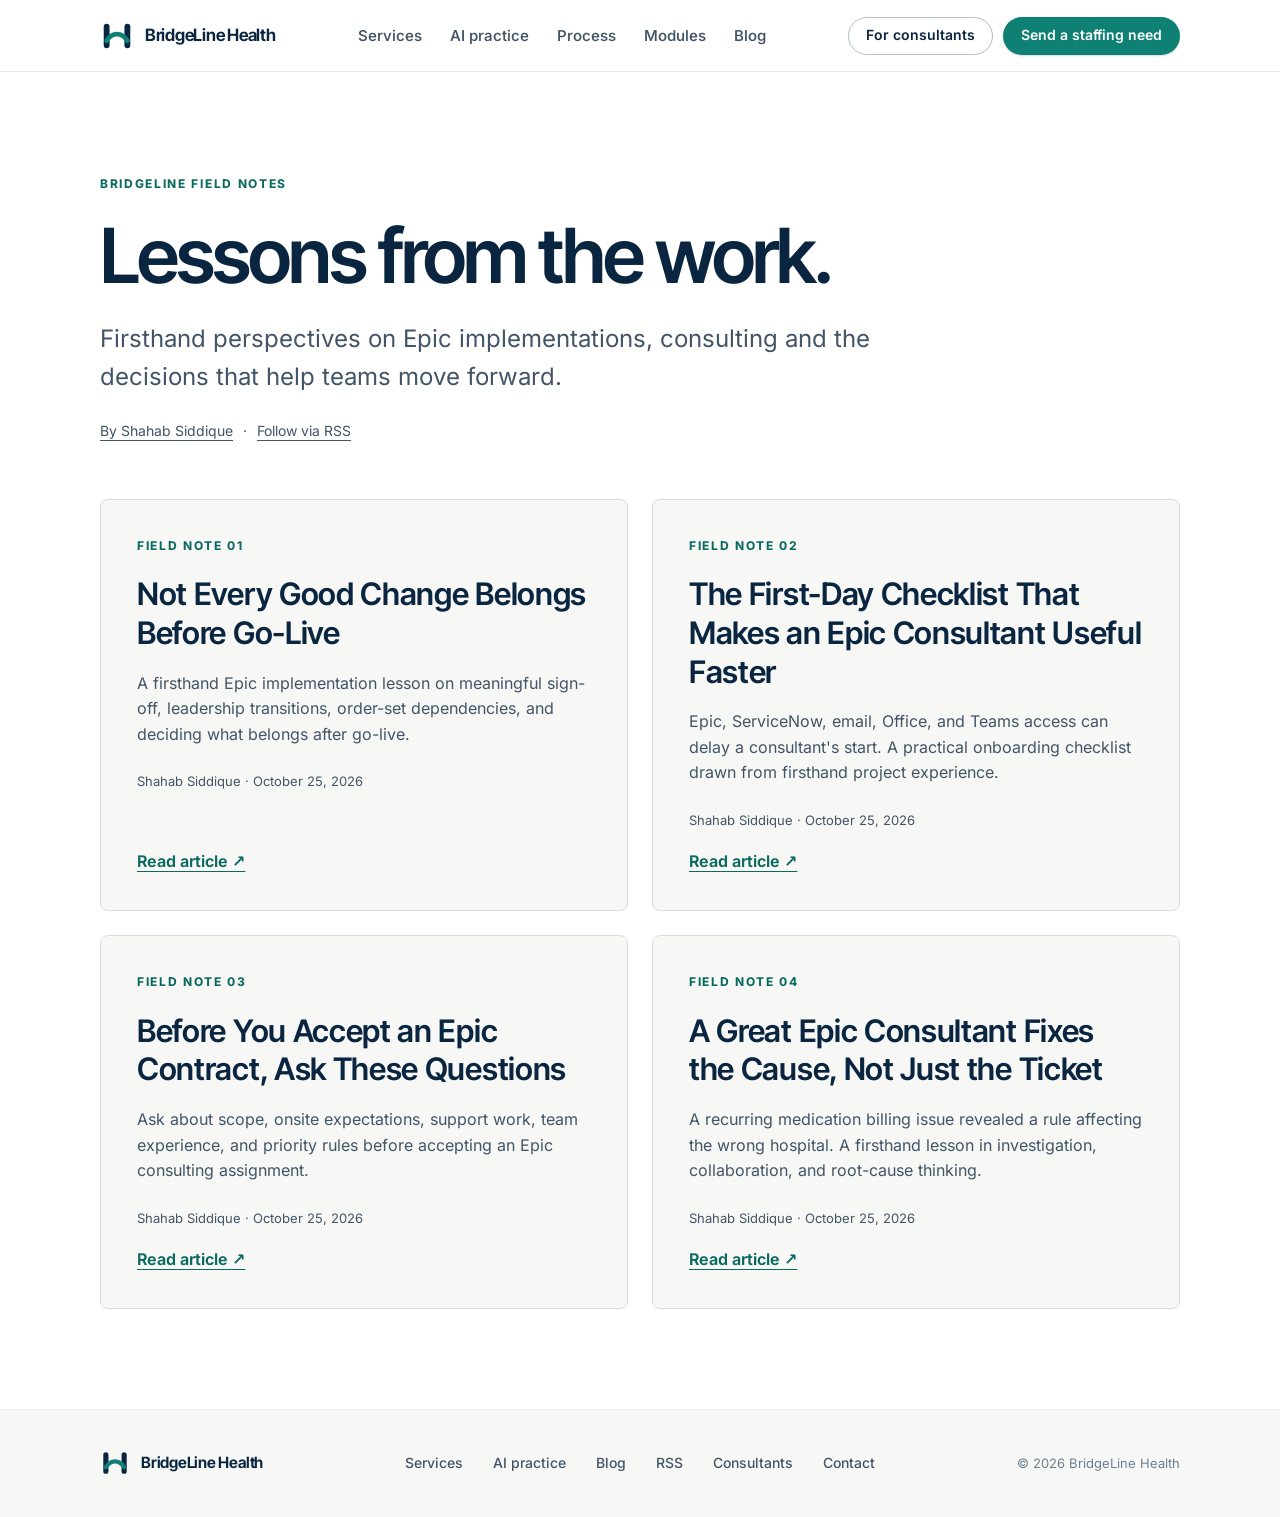
<file: blog/index.html>
<!doctype html>
<html lang="en"><head><meta charset="utf-8"><meta name="viewport" content="width=device-width, initial-scale=1">
<title>Epic Consulting Field Notes | BridgeLine Health</title><meta name="description" content="Firsthand Epic consulting lessons on implementation decisions, consultant onboarding, contract expectations and root-cause investigation."><link rel="canonical" href="https://bridgeline.health/blog/">
<meta property="og:type" content="website"><meta property="og:title" content="Epic Consulting Field Notes | BridgeLine Health"><meta property="og:description" content="Firsthand Epic consulting lessons on implementation decisions, consultant onboarding, contract expectations and root-cause investigation."><meta property="og:url" content="https://bridgeline.health/blog/"><meta property="og:image" content="https://bridgeline.health/logo2.jpg"><meta name="twitter:card" content="summary">

<meta name="theme-color" content="#0a2540"><link rel="icon" href="/logo2.jpg"><link rel="alternate" type="application/rss+xml" title="BridgeLine Health Blog" href="/rss.xml">
<link rel="stylesheet" href="/assets/css/styles.css?v=20261012"><link rel="stylesheet" href="/assets/css/blog.css?v=20261025"><script type="module" src="/assets/js/main.js?v=20261012"></script><script type="application/ld+json">{"@context": "https://schema.org", "@type": "Blog", "name": "BridgeLine Field Notes", "url": "https://bridgeline.health/blog/"}</script></head>
<body class="blog-page"><a class="skip-link" href="#main">Skip to content</a>  <header class="header header--light">
    <div class="container">
      <a class="brand" href="/" aria-label="BridgeLine Health home">
        <svg class="brand__mark" viewBox="0 0 64 64" aria-hidden="true" focusable="false">
          <rect class="pillar" x="7" y="9" width="11" height="46" rx="5.5"></rect>
          <rect class="pillar" x="46" y="9" width="11" height="46" rx="5.5"></rect>
          <path class="arc" d="M12.5 41C23 24.5 41 24.5 51.5 41" fill="none" stroke-width="9" stroke-linecap="round"></path>
        </svg>
        <span class="brand__name">BridgeLine Health</span>
      </a>

      <nav aria-label="Primary">
        <ul class="nav-links">
          <li><a href="/#services">Services</a></li>
          <li><a href="/#ai">AI practice</a></li>
          <li><a href="/#process">Process</a></li>
          <li><a href="/#modules">Modules</a></li>
          <li><a href="/blog/">Blog</a></li>
        </ul>
      </nav>

      <div class="header__actions">
        <a class="btn btn--outline" href="/consultants.html">For consultants</a>
        <a class="btn btn--primary" href="mailto:inquiries@bridgeline.health?subject=Epic%20Staffing%20Need&amp;body=Module%3A%0AEngagement%20type%3A%0ATimeline%3A%0ARemote%2Fhybrid%2Fonsite%3A%0AWhat%20is%20at%20risk%3A">Send a staffing need</a>
      </div>

      <button class="menu-btn" aria-expanded="false" aria-controls="mobile-menu" aria-label="Toggle navigation">
        <span></span><span></span><span></span>
      </button>
    </div>
  </header>

  <nav class="mobile-menu" id="mobile-menu" hidden aria-label="Mobile">
    <ul>
      <li><a href="/#services">Services</a></li>
      <li><a href="/#ai">AI practice</a></li>
      <li><a href="/#process">Process</a></li>
      <li><a href="/#modules">Modules</a></li>
      <li><a href="/blog/">Blog</a></li>
    </ul>
    <div class="mobile-menu__cta">
      <a class="btn btn--primary" href="mailto:inquiries@bridgeline.health?subject=Epic%20Staffing%20Need&amp;body=Module%3A%0AEngagement%20type%3A%0ATimeline%3A%0ARemote%2Fhybrid%2Fonsite%3A%0AWhat%20is%20at%20risk%3A">Send a staffing need</a>
      <a class="btn btn--outline" href="/consultants.html">For consultants</a>
    </div>
  </nav>

<main id="main"><section class="blog-intro container"><p class="blog-eyebrow">BRIDGELINE FIELD NOTES</p><h1>Lessons from the work.</h1><p class="blog-deck">Firsthand perspectives on Epic implementations, consulting and the decisions that help teams move forward.</p><div class="blog-byline"><a href="/authors/shahab-siddique/">By Shahab Siddique</a><span>·</span><a href="/rss.xml">Follow via RSS</a></div></section><section class="container blog-grid" aria-label="Latest articles"><article class="blog-card"><p class="blog-number">FIELD NOTE 01</p><h2><a href="/blog/not-every-good-change-belongs-before-go-live/">Not Every Good Change Belongs Before Go-Live</a></h2><p>A firsthand Epic implementation lesson on meaningful sign-off, leadership transitions, order-set dependencies, and deciding what belongs after go-live.</p><p class="blog-card-meta">Shahab Siddique · October 25, 2026</p><a class="blog-read" href="/blog/not-every-good-change-belongs-before-go-live/">Read article <span aria-hidden="true">↗</span></a></article><article class="blog-card"><p class="blog-number">FIELD NOTE 02</p><h2><a href="/blog/epic-consultant-first-day-access-checklist/">The First-Day Checklist That Makes an Epic Consultant Useful Faster</a></h2><p>Epic, ServiceNow, email, Office, and Teams access can delay a consultant&#x27;s start. A practical onboarding checklist drawn from firsthand project experience.</p><p class="blog-card-meta">Shahab Siddique · October 25, 2026</p><a class="blog-read" href="/blog/epic-consultant-first-day-access-checklist/">Read article <span aria-hidden="true">↗</span></a></article><article class="blog-card"><p class="blog-number">FIELD NOTE 03</p><h2><a href="/blog/questions-before-accepting-epic-consulting-contract/">Before You Accept an Epic Contract, Ask These Questions</a></h2><p>Ask about scope, onsite expectations, support work, team experience, and priority rules before accepting an Epic consulting assignment.</p><p class="blog-card-meta">Shahab Siddique · October 25, 2026</p><a class="blog-read" href="/blog/questions-before-accepting-epic-consulting-contract/">Read article <span aria-hidden="true">↗</span></a></article><article class="blog-card"><p class="blog-number">FIELD NOTE 04</p><h2><a href="/blog/epic-consultant-fix-cause-not-just-ticket/">A Great Epic Consultant Fixes the Cause, Not Just the Ticket</a></h2><p>A recurring medication billing issue revealed a rule affecting the wrong hospital. A firsthand lesson in investigation, collaboration, and root-cause thinking.</p><p class="blog-card-meta">Shahab Siddique · October 25, 2026</p><a class="blog-read" href="/blog/epic-consultant-fix-cause-not-just-ticket/">Read article <span aria-hidden="true">↗</span></a></article></section></main>  <footer class="footer">
    <div class="container footer__inner">
      <a class="brand" href="/" aria-label="BridgeLine Health home">
        <svg class="brand__mark" viewBox="0 0 64 64" aria-hidden="true" focusable="false">
          <rect class="pillar" x="7" y="9" width="11" height="46" rx="5.5"></rect>
          <rect class="pillar" x="46" y="9" width="11" height="46" rx="5.5"></rect>
          <path class="arc" d="M12.5 41C23 24.5 41 24.5 51.5 41" fill="none" stroke-width="9" stroke-linecap="round"></path>
        </svg>
        <span class="brand__name">BridgeLine Health</span>
      </a>

      <ul class="footer__links">
        <li><a href="/#services">Services</a></li>
        <li><a href="/#ai">AI practice</a></li>
        <li><a href="/blog/">Blog</a></li><li><a href="/rss.xml">RSS</a></li>
        <li><a href="/consultants.html">Consultants</a></li>
        <li><a href="mailto:inquiries@bridgeline.health">Contact</a></li>
      </ul>

      <span class="footer__meta">&copy; <span data-year>2026</span> BridgeLine Health</span>
    </div>
  </footer>
</body></html>
</file>
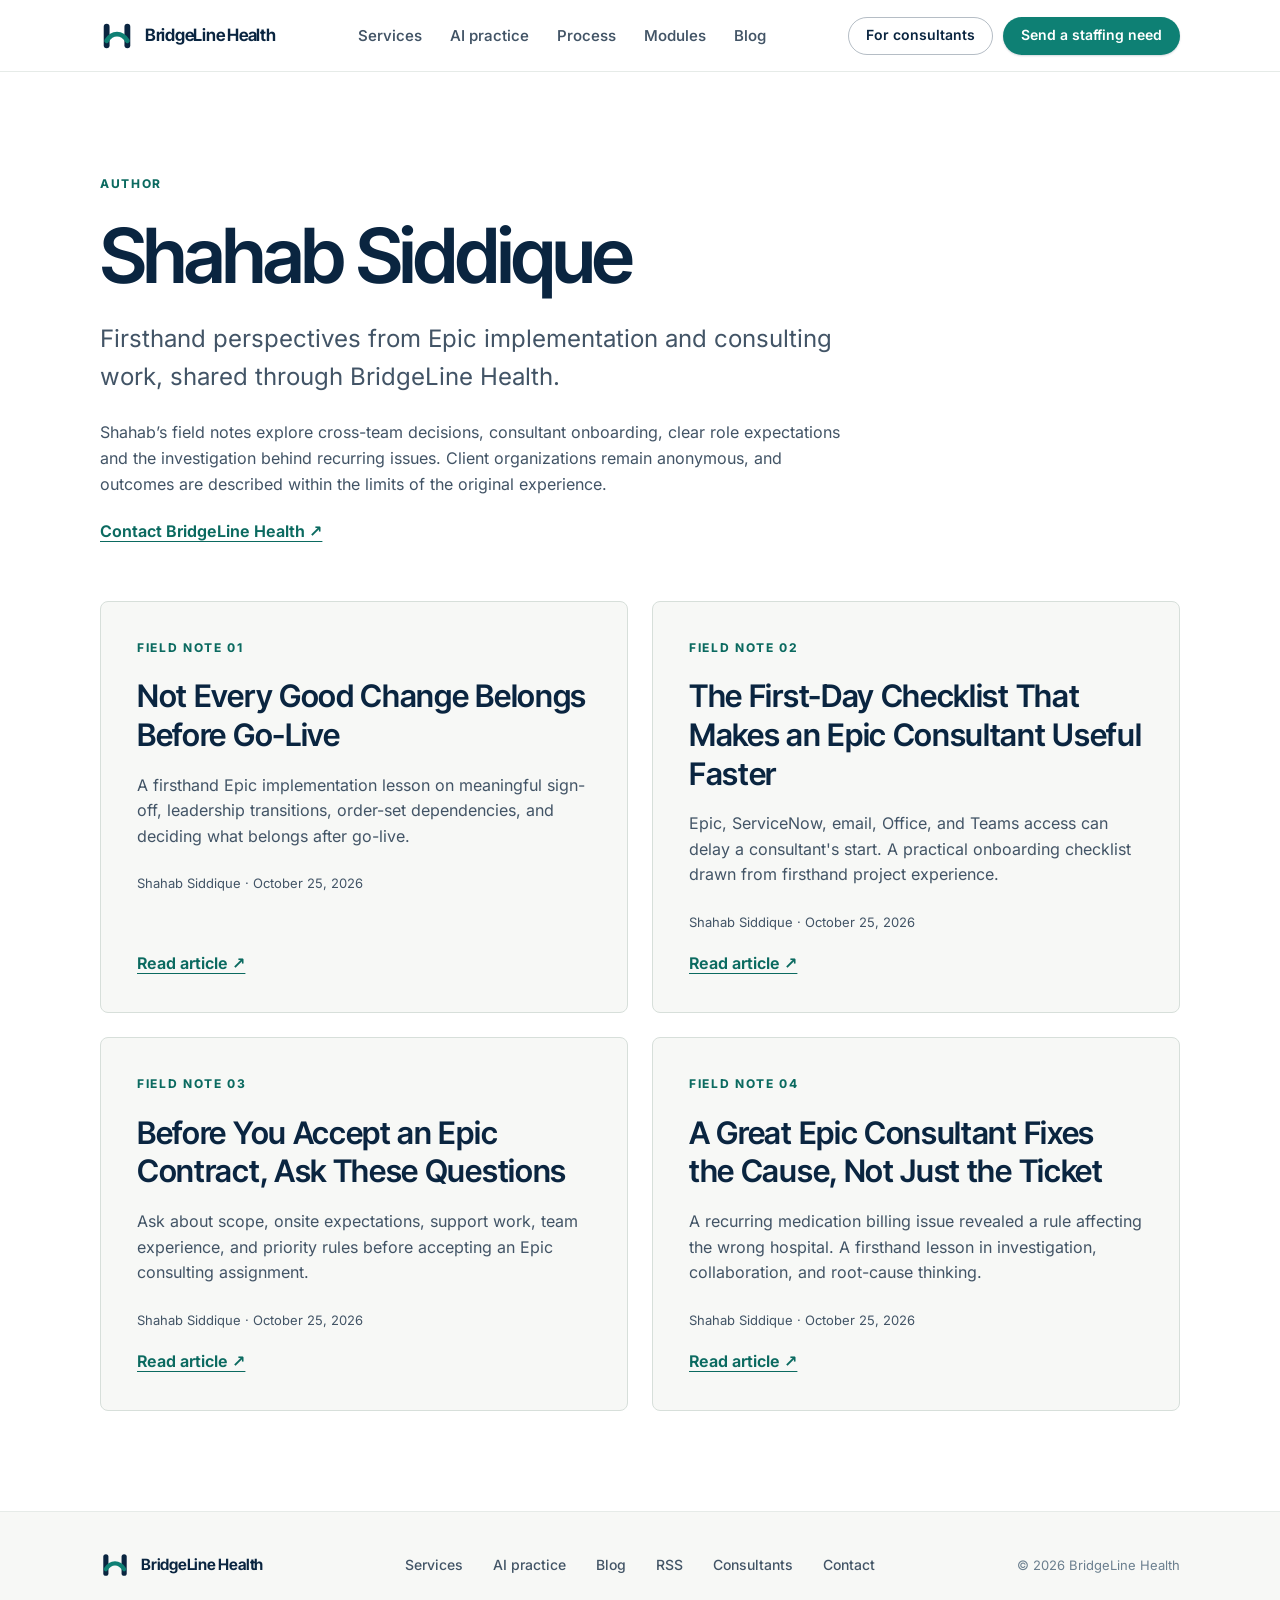
<file: authors/shahab-siddique/index.html>
<!doctype html>
<html lang="en"><head><meta charset="utf-8"><meta name="viewport" content="width=device-width, initial-scale=1">
<title>Shahab Siddique | BridgeLine Health</title><meta name="description" content="Read Shahab Siddique’s firsthand field notes on Epic consulting, implementation and cross-team problem solving."><link rel="canonical" href="https://bridgeline.health/authors/shahab-siddique/">
<meta property="og:type" content="website"><meta property="og:title" content="Shahab Siddique | BridgeLine Health"><meta property="og:description" content="Read Shahab Siddique’s firsthand field notes on Epic consulting, implementation and cross-team problem solving."><meta property="og:url" content="https://bridgeline.health/authors/shahab-siddique/"><meta property="og:image" content="https://bridgeline.health/logo2.jpg"><meta name="twitter:card" content="summary">

<meta name="theme-color" content="#0a2540"><link rel="icon" href="/logo2.jpg"><link rel="alternate" type="application/rss+xml" title="BridgeLine Health Blog" href="/rss.xml">
<link rel="stylesheet" href="/assets/css/styles.css?v=20261012"><link rel="stylesheet" href="/assets/css/blog.css?v=20261025"><script type="module" src="/assets/js/main.js?v=20261012"></script><script type="application/ld+json">{"@context": "https://schema.org", "@type": "ProfilePage", "mainEntity": {"@type": "Person", "name": "Shahab Siddique", "url": "https://bridgeline.health/authors/shahab-siddique/"}}</script></head>
<body class="blog-page"><a class="skip-link" href="#main">Skip to content</a>  <header class="header header--light">
    <div class="container">
      <a class="brand" href="/" aria-label="BridgeLine Health home">
        <svg class="brand__mark" viewBox="0 0 64 64" aria-hidden="true" focusable="false">
          <rect class="pillar" x="7" y="9" width="11" height="46" rx="5.5"></rect>
          <rect class="pillar" x="46" y="9" width="11" height="46" rx="5.5"></rect>
          <path class="arc" d="M12.5 41C23 24.5 41 24.5 51.5 41" fill="none" stroke-width="9" stroke-linecap="round"></path>
        </svg>
        <span class="brand__name">BridgeLine Health</span>
      </a>

      <nav aria-label="Primary">
        <ul class="nav-links">
          <li><a href="/#services">Services</a></li>
          <li><a href="/#ai">AI practice</a></li>
          <li><a href="/#process">Process</a></li>
          <li><a href="/#modules">Modules</a></li>
          <li><a href="/blog/">Blog</a></li>
        </ul>
      </nav>

      <div class="header__actions">
        <a class="btn btn--outline" href="/consultants.html">For consultants</a>
        <a class="btn btn--primary" href="mailto:inquiries@bridgeline.health?subject=Epic%20Staffing%20Need&amp;body=Module%3A%0AEngagement%20type%3A%0ATimeline%3A%0ARemote%2Fhybrid%2Fonsite%3A%0AWhat%20is%20at%20risk%3A">Send a staffing need</a>
      </div>

      <button class="menu-btn" aria-expanded="false" aria-controls="mobile-menu" aria-label="Toggle navigation">
        <span></span><span></span><span></span>
      </button>
    </div>
  </header>

  <nav class="mobile-menu" id="mobile-menu" hidden aria-label="Mobile">
    <ul>
      <li><a href="/#services">Services</a></li>
      <li><a href="/#ai">AI practice</a></li>
      <li><a href="/#process">Process</a></li>
      <li><a href="/#modules">Modules</a></li>
      <li><a href="/blog/">Blog</a></li>
    </ul>
    <div class="mobile-menu__cta">
      <a class="btn btn--primary" href="mailto:inquiries@bridgeline.health?subject=Epic%20Staffing%20Need&amp;body=Module%3A%0AEngagement%20type%3A%0ATimeline%3A%0ARemote%2Fhybrid%2Fonsite%3A%0AWhat%20is%20at%20risk%3A">Send a staffing need</a>
      <a class="btn btn--outline" href="/consultants.html">For consultants</a>
    </div>
  </nav>

<main id="main"><section class="blog-intro container"><p class="blog-eyebrow">AUTHOR</p><h1>Shahab Siddique</h1><p class="blog-deck">Firsthand perspectives from Epic implementation and consulting work, shared through BridgeLine Health.</p><p>Shahab’s field notes explore cross-team decisions, consultant onboarding, clear role expectations and the investigation behind recurring issues. Client organizations remain anonymous, and outcomes are described within the limits of the original experience.</p><p><a class="blog-read" href="mailto:inquiries@bridgeline.health">Contact BridgeLine Health ↗</a></p></section><section class="container blog-grid" aria-label="Articles by Shahab Siddique"><article class="blog-card"><p class="blog-number">FIELD NOTE 01</p><h2><a href="/blog/not-every-good-change-belongs-before-go-live/">Not Every Good Change Belongs Before Go-Live</a></h2><p>A firsthand Epic implementation lesson on meaningful sign-off, leadership transitions, order-set dependencies, and deciding what belongs after go-live.</p><p class="blog-card-meta">Shahab Siddique · October 25, 2026</p><a class="blog-read" href="/blog/not-every-good-change-belongs-before-go-live/">Read article <span aria-hidden="true">↗</span></a></article><article class="blog-card"><p class="blog-number">FIELD NOTE 02</p><h2><a href="/blog/epic-consultant-first-day-access-checklist/">The First-Day Checklist That Makes an Epic Consultant Useful Faster</a></h2><p>Epic, ServiceNow, email, Office, and Teams access can delay a consultant&#x27;s start. A practical onboarding checklist drawn from firsthand project experience.</p><p class="blog-card-meta">Shahab Siddique · October 25, 2026</p><a class="blog-read" href="/blog/epic-consultant-first-day-access-checklist/">Read article <span aria-hidden="true">↗</span></a></article><article class="blog-card"><p class="blog-number">FIELD NOTE 03</p><h2><a href="/blog/questions-before-accepting-epic-consulting-contract/">Before You Accept an Epic Contract, Ask These Questions</a></h2><p>Ask about scope, onsite expectations, support work, team experience, and priority rules before accepting an Epic consulting assignment.</p><p class="blog-card-meta">Shahab Siddique · October 25, 2026</p><a class="blog-read" href="/blog/questions-before-accepting-epic-consulting-contract/">Read article <span aria-hidden="true">↗</span></a></article><article class="blog-card"><p class="blog-number">FIELD NOTE 04</p><h2><a href="/blog/epic-consultant-fix-cause-not-just-ticket/">A Great Epic Consultant Fixes the Cause, Not Just the Ticket</a></h2><p>A recurring medication billing issue revealed a rule affecting the wrong hospital. A firsthand lesson in investigation, collaboration, and root-cause thinking.</p><p class="blog-card-meta">Shahab Siddique · October 25, 2026</p><a class="blog-read" href="/blog/epic-consultant-fix-cause-not-just-ticket/">Read article <span aria-hidden="true">↗</span></a></article></section></main>  <footer class="footer">
    <div class="container footer__inner">
      <a class="brand" href="/" aria-label="BridgeLine Health home">
        <svg class="brand__mark" viewBox="0 0 64 64" aria-hidden="true" focusable="false">
          <rect class="pillar" x="7" y="9" width="11" height="46" rx="5.5"></rect>
          <rect class="pillar" x="46" y="9" width="11" height="46" rx="5.5"></rect>
          <path class="arc" d="M12.5 41C23 24.5 41 24.5 51.5 41" fill="none" stroke-width="9" stroke-linecap="round"></path>
        </svg>
        <span class="brand__name">BridgeLine Health</span>
      </a>

      <ul class="footer__links">
        <li><a href="/#services">Services</a></li>
        <li><a href="/#ai">AI practice</a></li>
        <li><a href="/blog/">Blog</a></li><li><a href="/rss.xml">RSS</a></li>
        <li><a href="/consultants.html">Consultants</a></li>
        <li><a href="mailto:inquiries@bridgeline.health">Contact</a></li>
      </ul>

      <span class="footer__meta">&copy; <span data-year>2026</span> BridgeLine Health</span>
    </div>
  </footer>
</body></html>
</file>
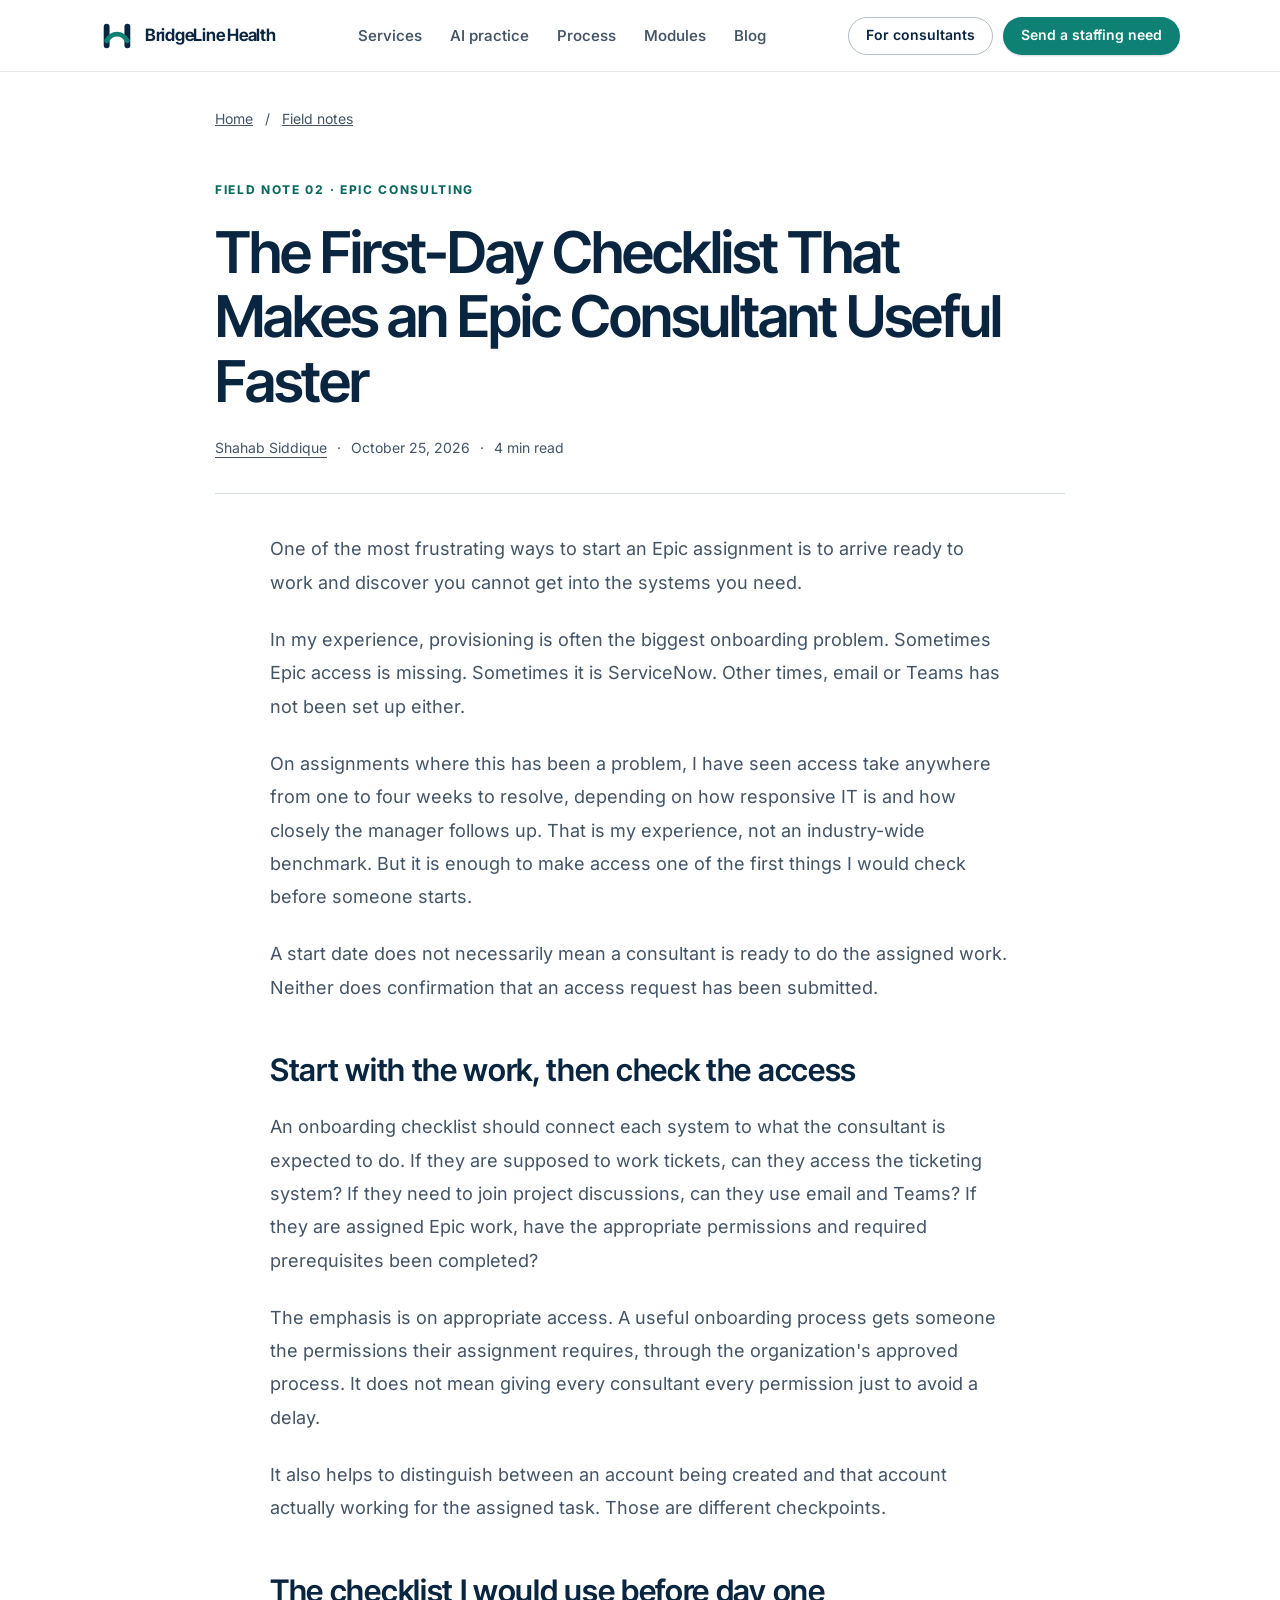
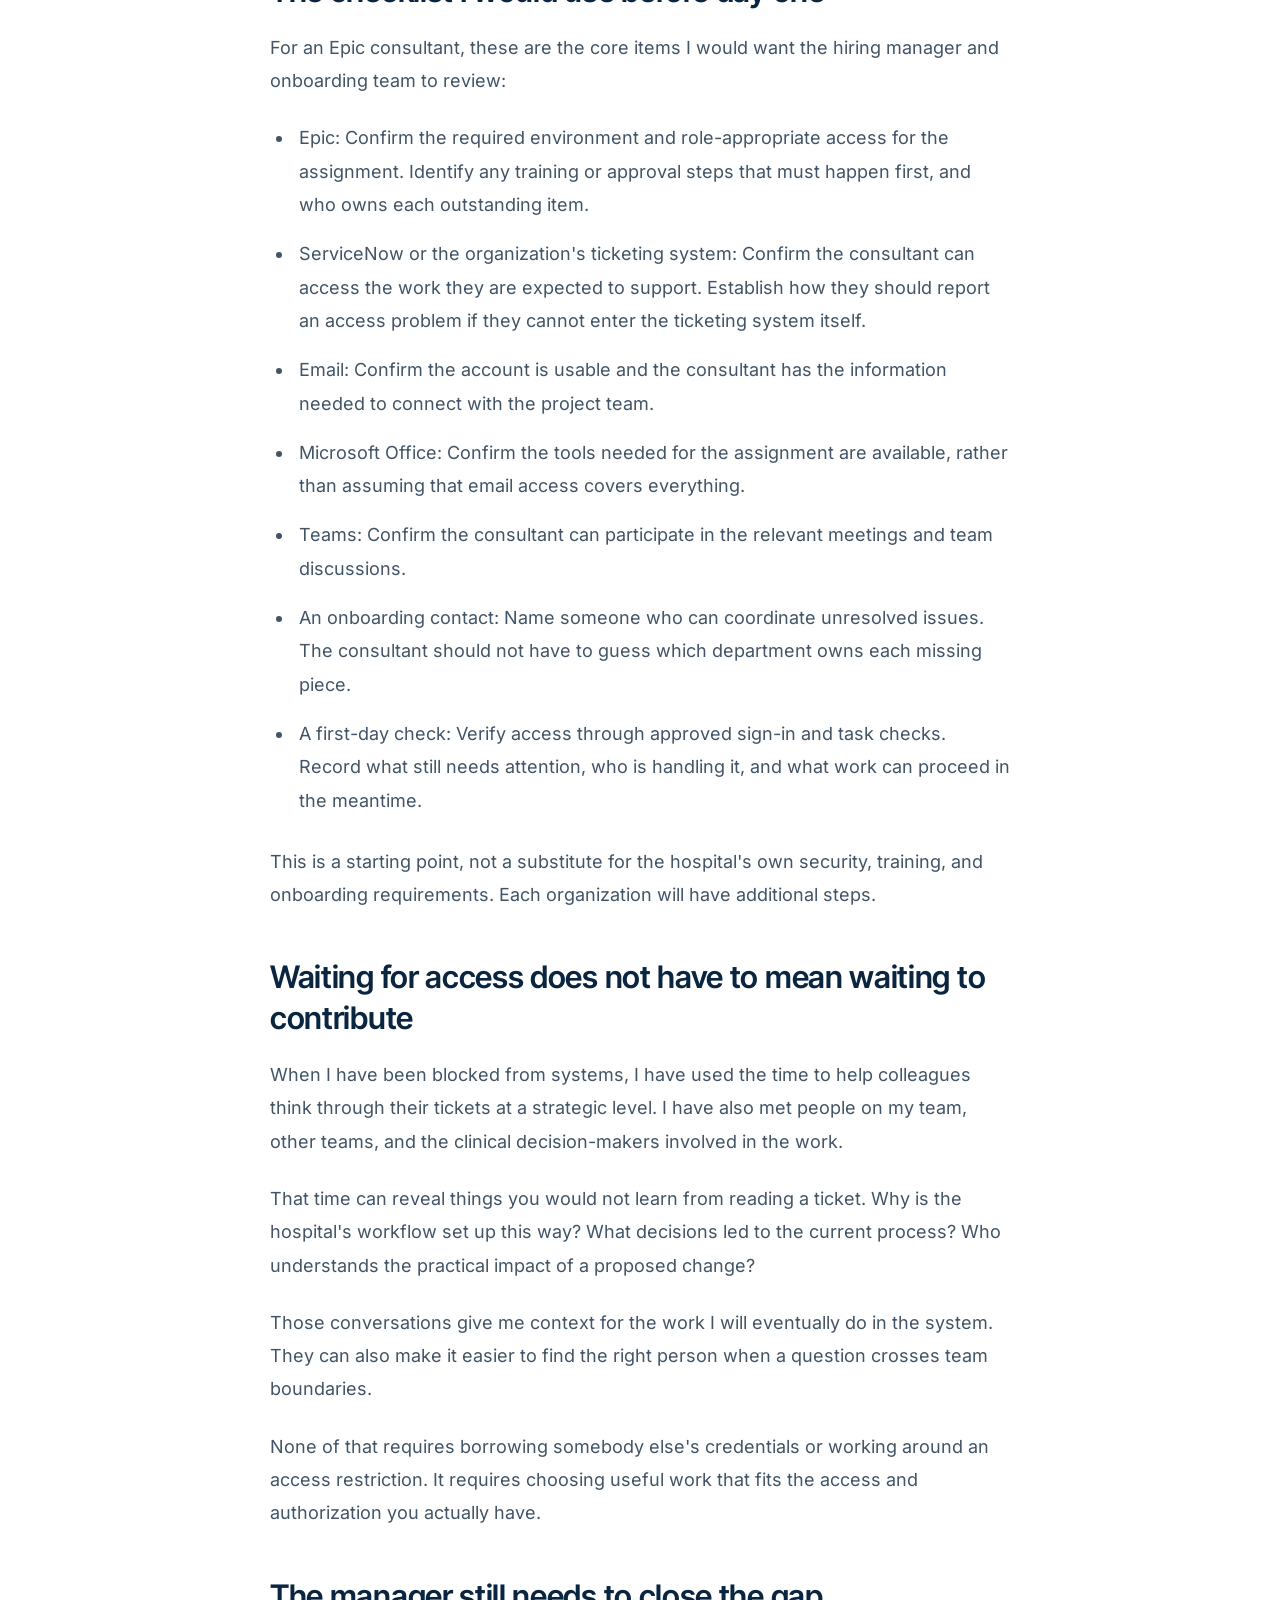
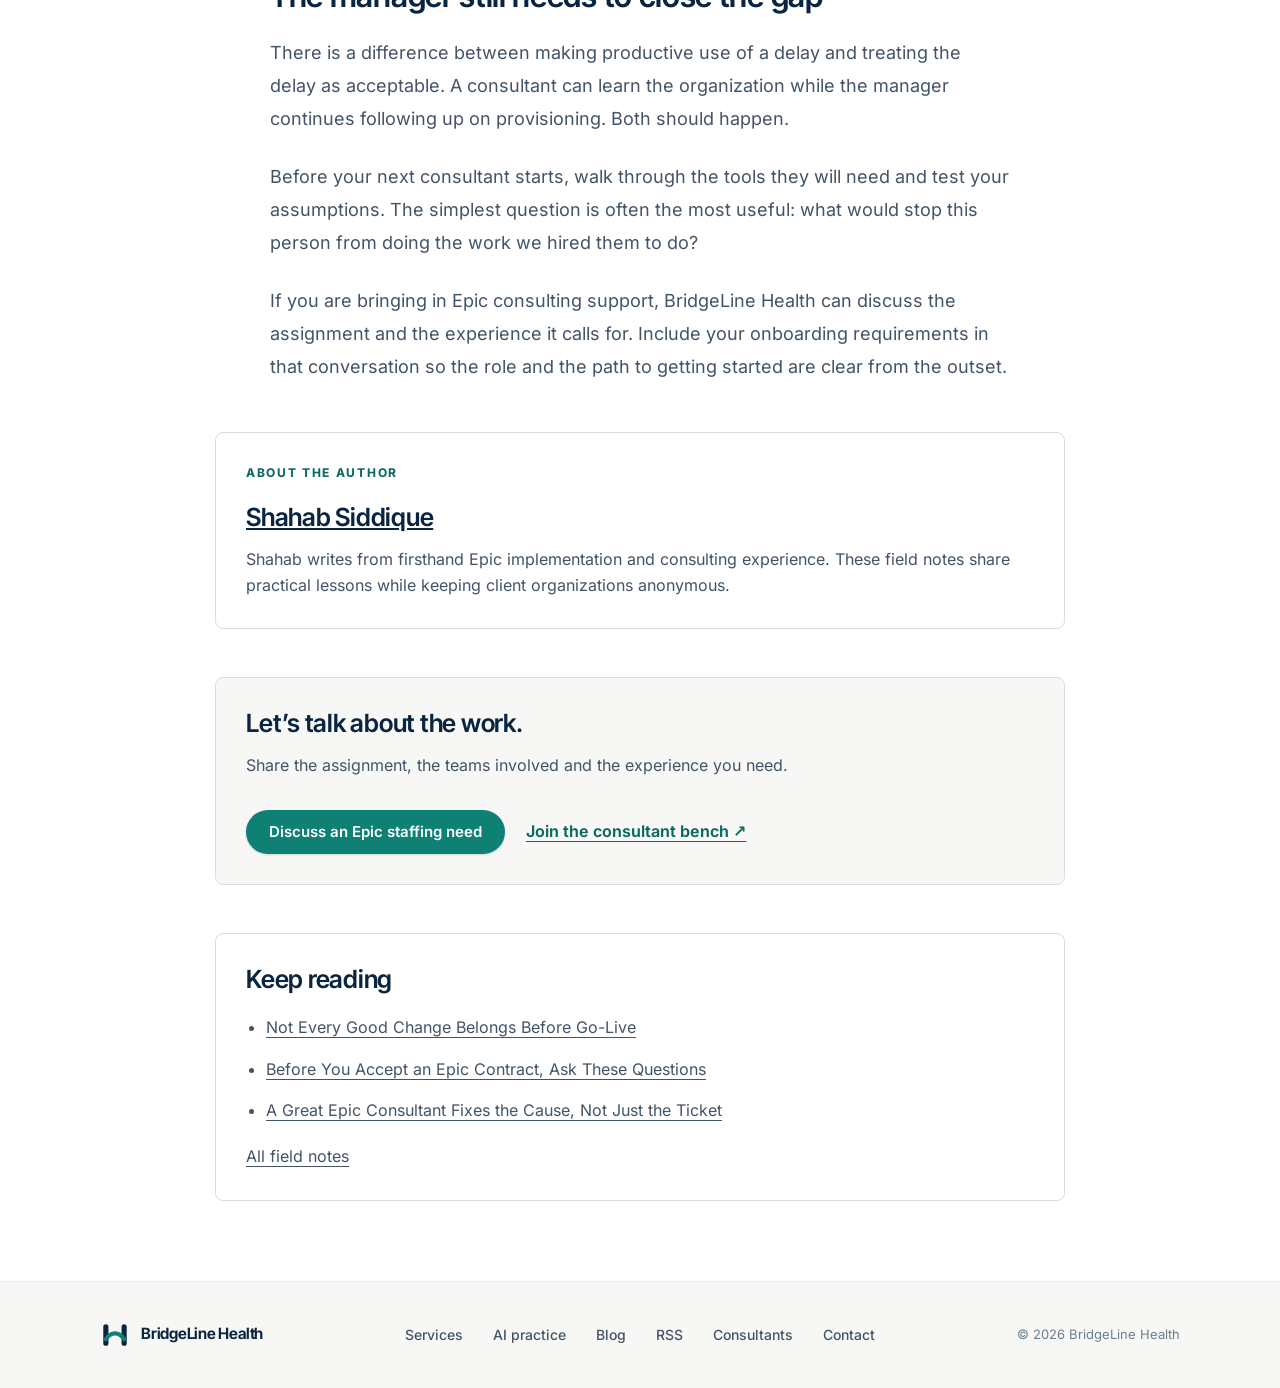
<file: blog/epic-consultant-first-day-access-checklist/index.html>
<!doctype html>
<html lang="en"><head><meta charset="utf-8"><meta name="viewport" content="width=device-width, initial-scale=1">
<title>Epic Consultant Onboarding: First-Day Checklist | BridgeLine</title><meta name="description" content="Epic, ServiceNow, email, Office, and Teams access can delay a consultant&#x27;s start. A practical onboarding checklist drawn from firsthand project experience."><link rel="canonical" href="https://bridgeline.health/blog/epic-consultant-first-day-access-checklist/">
<meta property="og:type" content="article"><meta property="og:title" content="Epic Consultant Onboarding: First-Day Checklist | BridgeLine"><meta property="og:description" content="Epic, ServiceNow, email, Office, and Teams access can delay a consultant&#x27;s start. A practical onboarding checklist drawn from firsthand project experience."><meta property="og:url" content="https://bridgeline.health/blog/epic-consultant-first-day-access-checklist/"><meta property="og:image" content="https://bridgeline.health/logo2.jpg"><meta name="twitter:card" content="summary">

<meta name="theme-color" content="#0a2540"><link rel="icon" href="/logo2.jpg"><link rel="alternate" type="application/rss+xml" title="BridgeLine Health Blog" href="/rss.xml">
<link rel="stylesheet" href="/assets/css/styles.css?v=20261012"><link rel="stylesheet" href="/assets/css/blog.css?v=20261025"><script type="module" src="/assets/js/main.js?v=20261012"></script><script type="application/ld+json">{"@context": "https://schema.org", "@type": "BlogPosting", "headline": "The First-Day Checklist That Makes an Epic Consultant Useful Faster", "description": "Epic, ServiceNow, email, Office, and Teams access can delay a consultant's start. A practical onboarding checklist drawn from firsthand project experience.", "datePublished": "2026-10-25", "dateModified": "2026-10-25", "mainEntityOfPage": "https://bridgeline.health/blog/epic-consultant-first-day-access-checklist/", "url": "https://bridgeline.health/blog/epic-consultant-first-day-access-checklist/", "author": {"@type": "Person", "name": "Shahab Siddique", "url": "https://bridgeline.health/authors/shahab-siddique/"}, "publisher": {"@type": "Organization", "name": "BridgeLine Health", "url": "https://bridgeline.health", "logo": {"@type": "ImageObject", "url": "https://bridgeline.health/logo2.jpg"}}}</script></head>
<body class="blog-page"><a class="skip-link" href="#main">Skip to content</a>  <header class="header header--light">
    <div class="container">
      <a class="brand" href="/" aria-label="BridgeLine Health home">
        <svg class="brand__mark" viewBox="0 0 64 64" aria-hidden="true" focusable="false">
          <rect class="pillar" x="7" y="9" width="11" height="46" rx="5.5"></rect>
          <rect class="pillar" x="46" y="9" width="11" height="46" rx="5.5"></rect>
          <path class="arc" d="M12.5 41C23 24.5 41 24.5 51.5 41" fill="none" stroke-width="9" stroke-linecap="round"></path>
        </svg>
        <span class="brand__name">BridgeLine Health</span>
      </a>

      <nav aria-label="Primary">
        <ul class="nav-links">
          <li><a href="/#services">Services</a></li>
          <li><a href="/#ai">AI practice</a></li>
          <li><a href="/#process">Process</a></li>
          <li><a href="/#modules">Modules</a></li>
          <li><a href="/blog/">Blog</a></li>
        </ul>
      </nav>

      <div class="header__actions">
        <a class="btn btn--outline" href="/consultants.html">For consultants</a>
        <a class="btn btn--primary" href="mailto:inquiries@bridgeline.health?subject=Epic%20Staffing%20Need&amp;body=Module%3A%0AEngagement%20type%3A%0ATimeline%3A%0ARemote%2Fhybrid%2Fonsite%3A%0AWhat%20is%20at%20risk%3A">Send a staffing need</a>
      </div>

      <button class="menu-btn" aria-expanded="false" aria-controls="mobile-menu" aria-label="Toggle navigation">
        <span></span><span></span><span></span>
      </button>
    </div>
  </header>

  <nav class="mobile-menu" id="mobile-menu" hidden aria-label="Mobile">
    <ul>
      <li><a href="/#services">Services</a></li>
      <li><a href="/#ai">AI practice</a></li>
      <li><a href="/#process">Process</a></li>
      <li><a href="/#modules">Modules</a></li>
      <li><a href="/blog/">Blog</a></li>
    </ul>
    <div class="mobile-menu__cta">
      <a class="btn btn--primary" href="mailto:inquiries@bridgeline.health?subject=Epic%20Staffing%20Need&amp;body=Module%3A%0AEngagement%20type%3A%0ATimeline%3A%0ARemote%2Fhybrid%2Fonsite%3A%0AWhat%20is%20at%20risk%3A">Send a staffing need</a>
      <a class="btn btn--outline" href="/consultants.html">For consultants</a>
    </div>
  </nav>

<main id="main"><article class="blog-article container"><nav class="blog-breadcrumb" aria-label="Breadcrumb"><a href="/">Home</a><span aria-hidden="true">/</span><a href="/blog/">Field notes</a></nav><header class="blog-title"><p class="blog-eyebrow">FIELD NOTE 02 · EPIC CONSULTING</p><h1>The First-Day Checklist That Makes an Epic Consultant Useful Faster</h1><div class="blog-byline"><a rel="author" href="/authors/shahab-siddique/">Shahab Siddique</a><span>·</span><time datetime="2026-10-25">October 25, 2026</time><span>·</span><span>4 min read</span></div></header><div class="article-body"><p>One of the most frustrating ways to start an Epic assignment is to arrive ready to work and discover you cannot get into the systems you need.</p><p>In my experience, provisioning is often the biggest onboarding problem. Sometimes Epic access is missing. Sometimes it is ServiceNow. Other times, email or Teams has not been set up either.</p><p>On assignments where this has been a problem, I have seen access take anywhere from one to four weeks to resolve, depending on how responsive IT is and how closely the manager follows up. That is my experience, not an industry-wide benchmark. But it is enough to make access one of the first things I would check before someone starts.</p><p>A start date does not necessarily mean a consultant is ready to do the assigned work. Neither does confirmation that an access request has been submitted.</p><h2>Start with the work, then check the access</h2><p>An onboarding checklist should connect each system to what the consultant is expected to do. If they are supposed to work tickets, can they access the ticketing system? If they need to join project discussions, can they use email and Teams? If they are assigned Epic work, have the appropriate permissions and required prerequisites been completed?</p><p>The emphasis is on appropriate access. A useful onboarding process gets someone the permissions their assignment requires, through the organization&#x27;s approved process. It does not mean giving every consultant every permission just to avoid a delay.</p><p>It also helps to distinguish between an account being created and that account actually working for the assigned task. Those are different checkpoints.</p><h2>The checklist I would use before day one</h2><p>For an Epic consultant, these are the core items I would want the hiring manager and onboarding team to review:</p><ul><li>Epic: Confirm the required environment and role-appropriate access for the assignment. Identify any training or approval steps that must happen first, and who owns each outstanding item.</li><li>ServiceNow or the organization&#x27;s ticketing system: Confirm the consultant can access the work they are expected to support. Establish how they should report an access problem if they cannot enter the ticketing system itself.</li><li>Email: Confirm the account is usable and the consultant has the information needed to connect with the project team.</li><li>Microsoft Office: Confirm the tools needed for the assignment are available, rather than assuming that email access covers everything.</li><li>Teams: Confirm the consultant can participate in the relevant meetings and team discussions.</li><li>An onboarding contact: Name someone who can coordinate unresolved issues. The consultant should not have to guess which department owns each missing piece.</li><li>A first-day check: Verify access through approved sign-in and task checks. Record what still needs attention, who is handling it, and what work can proceed in the meantime.</li></ul><p>This is a starting point, not a substitute for the hospital&#x27;s own security, training, and onboarding requirements. Each organization will have additional steps.</p><h2>Waiting for access does not have to mean waiting to contribute</h2><p>When I have been blocked from systems, I have used the time to help colleagues think through their tickets at a strategic level. I have also met people on my team, other teams, and the clinical decision-makers involved in the work.</p><p>That time can reveal things you would not learn from reading a ticket. Why is the hospital&#x27;s workflow set up this way? What decisions led to the current process? Who understands the practical impact of a proposed change?</p><p>Those conversations give me context for the work I will eventually do in the system. They can also make it easier to find the right person when a question crosses team boundaries.</p><p>None of that requires borrowing somebody else&#x27;s credentials or working around an access restriction. It requires choosing useful work that fits the access and authorization you actually have.</p><h2>The manager still needs to close the gap</h2><p>There is a difference between making productive use of a delay and treating the delay as acceptable. A consultant can learn the organization while the manager continues following up on provisioning. Both should happen.</p><p>Before your next consultant starts, walk through the tools they will need and test your assumptions. The simplest question is often the most useful: what would stop this person from doing the work we hired them to do?</p><p>If you are bringing in Epic consulting support, BridgeLine Health can discuss the assignment and the experience it calls for. Include your onboarding requirements in that conversation so the role and the path to getting started are clear from the outset.</p></div><aside class="article-author"><p class="blog-eyebrow">ABOUT THE AUTHOR</p><h2><a href="/authors/shahab-siddique/">Shahab Siddique</a></h2><p>Shahab writes from firsthand Epic implementation and consulting experience. These field notes share practical lessons while keeping client organizations anonymous.</p></aside><section class="article-cta"><h2>Let’s talk about the work.</h2><p>Share the assignment, the teams involved and the experience you need.</p><a class="btn btn--primary" href="mailto:inquiries@bridgeline.health">Discuss an Epic staffing need</a> <a class="blog-read" href="/consultants.html">Join the consultant bench ↗</a></section><aside class="article-related"><h2>Keep reading</h2><ul><li><a href="/blog/not-every-good-change-belongs-before-go-live/">Not Every Good Change Belongs Before Go-Live</a></li><li><a href="/blog/questions-before-accepting-epic-consulting-contract/">Before You Accept an Epic Contract, Ask These Questions</a></li><li><a href="/blog/epic-consultant-fix-cause-not-just-ticket/">A Great Epic Consultant Fixes the Cause, Not Just the Ticket</a></li></ul><a href="/blog/">All field notes</a></aside></article></main>  <footer class="footer">
    <div class="container footer__inner">
      <a class="brand" href="/" aria-label="BridgeLine Health home">
        <svg class="brand__mark" viewBox="0 0 64 64" aria-hidden="true" focusable="false">
          <rect class="pillar" x="7" y="9" width="11" height="46" rx="5.5"></rect>
          <rect class="pillar" x="46" y="9" width="11" height="46" rx="5.5"></rect>
          <path class="arc" d="M12.5 41C23 24.5 41 24.5 51.5 41" fill="none" stroke-width="9" stroke-linecap="round"></path>
        </svg>
        <span class="brand__name">BridgeLine Health</span>
      </a>

      <ul class="footer__links">
        <li><a href="/#services">Services</a></li>
        <li><a href="/#ai">AI practice</a></li>
        <li><a href="/blog/">Blog</a></li><li><a href="/rss.xml">RSS</a></li>
        <li><a href="/consultants.html">Consultants</a></li>
        <li><a href="mailto:inquiries@bridgeline.health">Contact</a></li>
      </ul>

      <span class="footer__meta">&copy; <span data-year>2026</span> BridgeLine Health</span>
    </div>
  </footer>
</body></html>
</file>
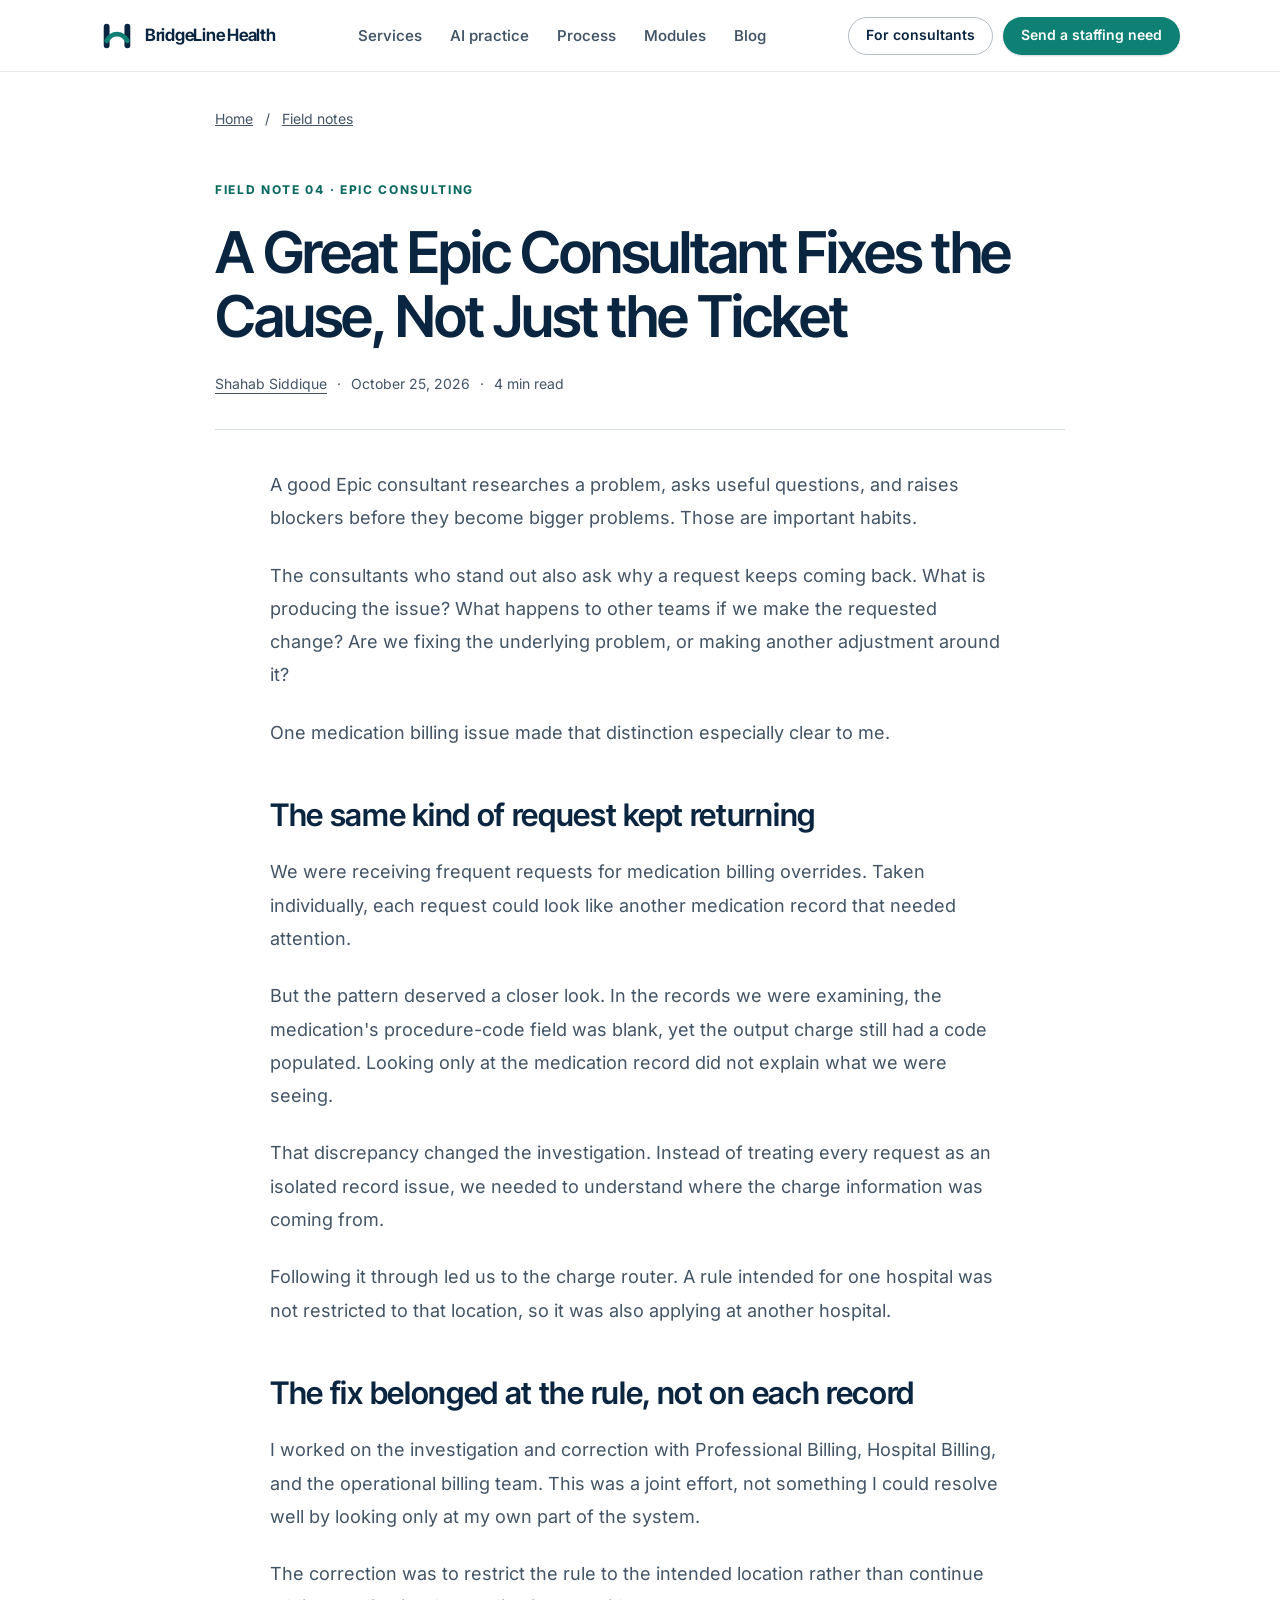
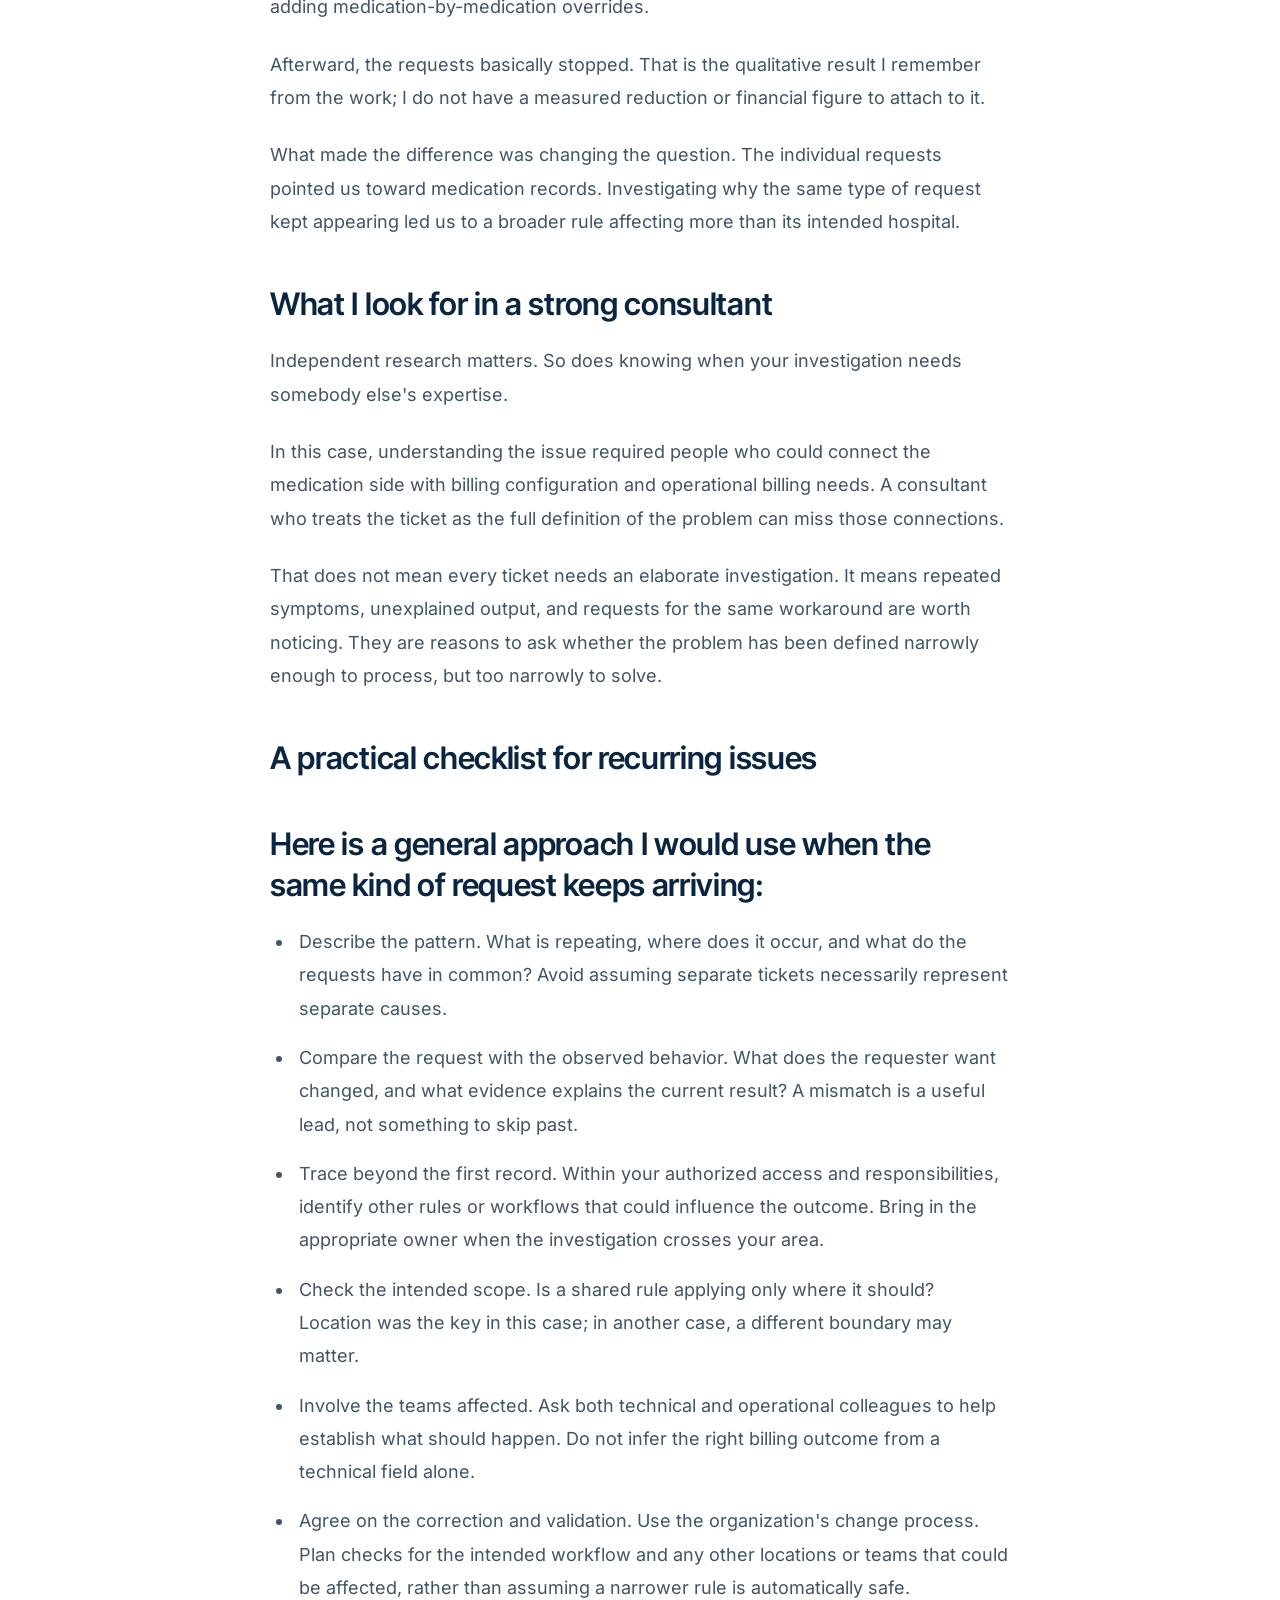
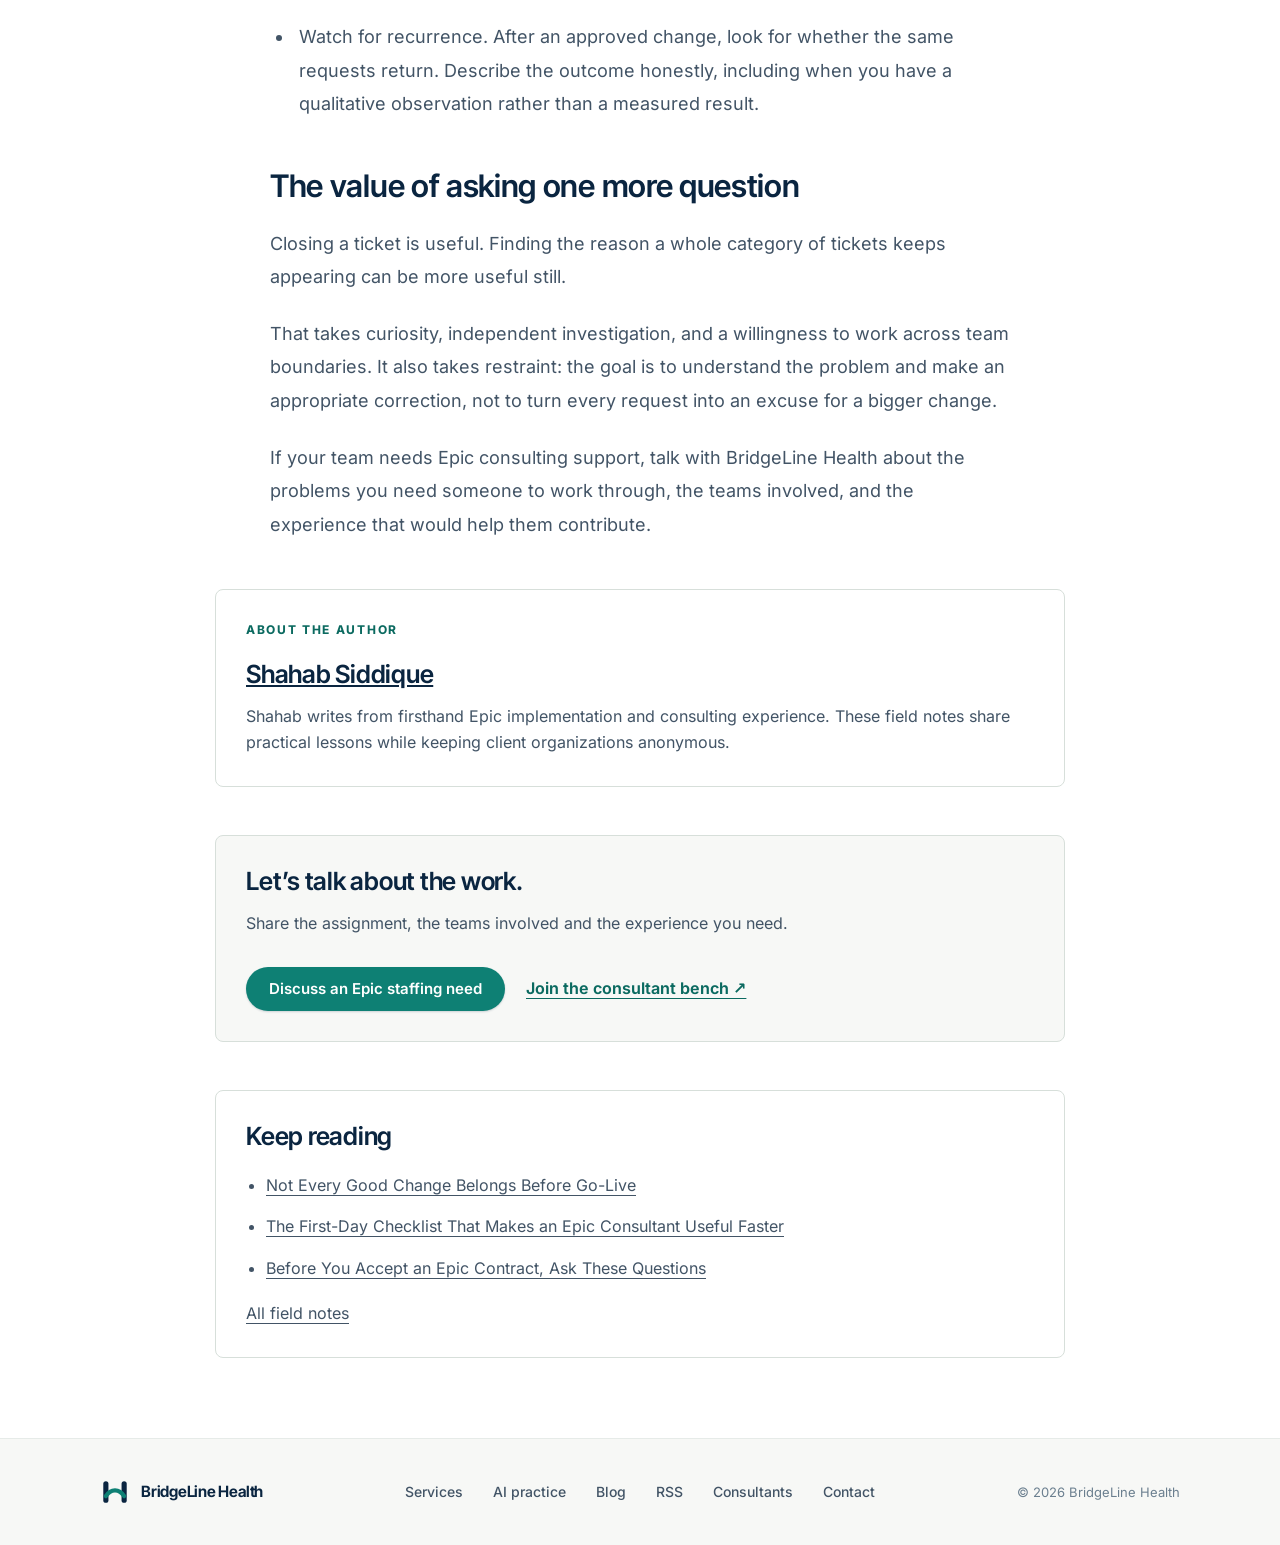
<file: blog/epic-consultant-fix-cause-not-just-ticket/index.html>
<!doctype html>
<html lang="en"><head><meta charset="utf-8"><meta name="viewport" content="width=device-width, initial-scale=1">
<title>Great Epic Consultants Fix the Cause | BridgeLine</title><meta name="description" content="A recurring medication billing issue revealed a rule affecting the wrong hospital. A firsthand lesson in investigation, collaboration, and root-cause thinking."><link rel="canonical" href="https://bridgeline.health/blog/epic-consultant-fix-cause-not-just-ticket/">
<meta property="og:type" content="article"><meta property="og:title" content="Great Epic Consultants Fix the Cause | BridgeLine"><meta property="og:description" content="A recurring medication billing issue revealed a rule affecting the wrong hospital. A firsthand lesson in investigation, collaboration, and root-cause thinking."><meta property="og:url" content="https://bridgeline.health/blog/epic-consultant-fix-cause-not-just-ticket/"><meta property="og:image" content="https://bridgeline.health/logo2.jpg"><meta name="twitter:card" content="summary">

<meta name="theme-color" content="#0a2540"><link rel="icon" href="/logo2.jpg"><link rel="alternate" type="application/rss+xml" title="BridgeLine Health Blog" href="/rss.xml">
<link rel="stylesheet" href="/assets/css/styles.css?v=20261012"><link rel="stylesheet" href="/assets/css/blog.css?v=20261025"><script type="module" src="/assets/js/main.js?v=20261012"></script><script type="application/ld+json">{"@context": "https://schema.org", "@type": "BlogPosting", "headline": "A Great Epic Consultant Fixes the Cause, Not Just the Ticket", "description": "A recurring medication billing issue revealed a rule affecting the wrong hospital. A firsthand lesson in investigation, collaboration, and root-cause thinking.", "datePublished": "2026-10-25", "dateModified": "2026-10-25", "mainEntityOfPage": "https://bridgeline.health/blog/epic-consultant-fix-cause-not-just-ticket/", "url": "https://bridgeline.health/blog/epic-consultant-fix-cause-not-just-ticket/", "author": {"@type": "Person", "name": "Shahab Siddique", "url": "https://bridgeline.health/authors/shahab-siddique/"}, "publisher": {"@type": "Organization", "name": "BridgeLine Health", "url": "https://bridgeline.health", "logo": {"@type": "ImageObject", "url": "https://bridgeline.health/logo2.jpg"}}}</script></head>
<body class="blog-page"><a class="skip-link" href="#main">Skip to content</a>  <header class="header header--light">
    <div class="container">
      <a class="brand" href="/" aria-label="BridgeLine Health home">
        <svg class="brand__mark" viewBox="0 0 64 64" aria-hidden="true" focusable="false">
          <rect class="pillar" x="7" y="9" width="11" height="46" rx="5.5"></rect>
          <rect class="pillar" x="46" y="9" width="11" height="46" rx="5.5"></rect>
          <path class="arc" d="M12.5 41C23 24.5 41 24.5 51.5 41" fill="none" stroke-width="9" stroke-linecap="round"></path>
        </svg>
        <span class="brand__name">BridgeLine Health</span>
      </a>

      <nav aria-label="Primary">
        <ul class="nav-links">
          <li><a href="/#services">Services</a></li>
          <li><a href="/#ai">AI practice</a></li>
          <li><a href="/#process">Process</a></li>
          <li><a href="/#modules">Modules</a></li>
          <li><a href="/blog/">Blog</a></li>
        </ul>
      </nav>

      <div class="header__actions">
        <a class="btn btn--outline" href="/consultants.html">For consultants</a>
        <a class="btn btn--primary" href="mailto:inquiries@bridgeline.health?subject=Epic%20Staffing%20Need&amp;body=Module%3A%0AEngagement%20type%3A%0ATimeline%3A%0ARemote%2Fhybrid%2Fonsite%3A%0AWhat%20is%20at%20risk%3A">Send a staffing need</a>
      </div>

      <button class="menu-btn" aria-expanded="false" aria-controls="mobile-menu" aria-label="Toggle navigation">
        <span></span><span></span><span></span>
      </button>
    </div>
  </header>

  <nav class="mobile-menu" id="mobile-menu" hidden aria-label="Mobile">
    <ul>
      <li><a href="/#services">Services</a></li>
      <li><a href="/#ai">AI practice</a></li>
      <li><a href="/#process">Process</a></li>
      <li><a href="/#modules">Modules</a></li>
      <li><a href="/blog/">Blog</a></li>
    </ul>
    <div class="mobile-menu__cta">
      <a class="btn btn--primary" href="mailto:inquiries@bridgeline.health?subject=Epic%20Staffing%20Need&amp;body=Module%3A%0AEngagement%20type%3A%0ATimeline%3A%0ARemote%2Fhybrid%2Fonsite%3A%0AWhat%20is%20at%20risk%3A">Send a staffing need</a>
      <a class="btn btn--outline" href="/consultants.html">For consultants</a>
    </div>
  </nav>

<main id="main"><article class="blog-article container"><nav class="blog-breadcrumb" aria-label="Breadcrumb"><a href="/">Home</a><span aria-hidden="true">/</span><a href="/blog/">Field notes</a></nav><header class="blog-title"><p class="blog-eyebrow">FIELD NOTE 04 · EPIC CONSULTING</p><h1>A Great Epic Consultant Fixes the Cause, Not Just the Ticket</h1><div class="blog-byline"><a rel="author" href="/authors/shahab-siddique/">Shahab Siddique</a><span>·</span><time datetime="2026-10-25">October 25, 2026</time><span>·</span><span>4 min read</span></div></header><div class="article-body"><p>A good Epic consultant researches a problem, asks useful questions, and raises blockers before they become bigger problems. Those are important habits.</p><p>The consultants who stand out also ask why a request keeps coming back. What is producing the issue? What happens to other teams if we make the requested change? Are we fixing the underlying problem, or making another adjustment around it?</p><p>One medication billing issue made that distinction especially clear to me.</p><h2>The same kind of request kept returning</h2><p>We were receiving frequent requests for medication billing overrides. Taken individually, each request could look like another medication record that needed attention.</p><p>But the pattern deserved a closer look. In the records we were examining, the medication&#x27;s procedure-code field was blank, yet the output charge still had a code populated. Looking only at the medication record did not explain what we were seeing.</p><p>That discrepancy changed the investigation. Instead of treating every request as an isolated record issue, we needed to understand where the charge information was coming from.</p><p>Following it through led us to the charge router. A rule intended for one hospital was not restricted to that location, so it was also applying at another hospital.</p><h2>The fix belonged at the rule, not on each record</h2><p>I worked on the investigation and correction with Professional Billing, Hospital Billing, and the operational billing team. This was a joint effort, not something I could resolve well by looking only at my own part of the system.</p><p>The correction was to restrict the rule to the intended location rather than continue adding medication-by-medication overrides.</p><p>Afterward, the requests basically stopped. That is the qualitative result I remember from the work; I do not have a measured reduction or financial figure to attach to it.</p><p>What made the difference was changing the question. The individual requests pointed us toward medication records. Investigating why the same type of request kept appearing led us to a broader rule affecting more than its intended hospital.</p><h2>What I look for in a strong consultant</h2><p>Independent research matters. So does knowing when your investigation needs somebody else&#x27;s expertise.</p><p>In this case, understanding the issue required people who could connect the medication side with billing configuration and operational billing needs. A consultant who treats the ticket as the full definition of the problem can miss those connections.</p><p>That does not mean every ticket needs an elaborate investigation. It means repeated symptoms, unexplained output, and requests for the same workaround are worth noticing. They are reasons to ask whether the problem has been defined narrowly enough to process, but too narrowly to solve.</p><h2>A practical checklist for recurring issues</h2><h2>Here is a general approach I would use when the same kind of request keeps arriving:</h2><ul><li>Describe the pattern. What is repeating, where does it occur, and what do the requests have in common? Avoid assuming separate tickets necessarily represent separate causes.</li><li>Compare the request with the observed behavior. What does the requester want changed, and what evidence explains the current result? A mismatch is a useful lead, not something to skip past.</li><li>Trace beyond the first record. Within your authorized access and responsibilities, identify other rules or workflows that could influence the outcome. Bring in the appropriate owner when the investigation crosses your area.</li><li>Check the intended scope. Is a shared rule applying only where it should? Location was the key in this case; in another case, a different boundary may matter.</li><li>Involve the teams affected. Ask both technical and operational colleagues to help establish what should happen. Do not infer the right billing outcome from a technical field alone.</li><li>Agree on the correction and validation. Use the organization&#x27;s change process. Plan checks for the intended workflow and any other locations or teams that could be affected, rather than assuming a narrower rule is automatically safe.</li><li>Watch for recurrence. After an approved change, look for whether the same requests return. Describe the outcome honestly, including when you have a qualitative observation rather than a measured result.</li></ul><h2>The value of asking one more question</h2><p>Closing a ticket is useful. Finding the reason a whole category of tickets keeps appearing can be more useful still.</p><p>That takes curiosity, independent investigation, and a willingness to work across team boundaries. It also takes restraint: the goal is to understand the problem and make an appropriate correction, not to turn every request into an excuse for a bigger change.</p><p>If your team needs Epic consulting support, talk with BridgeLine Health about the problems you need someone to work through, the teams involved, and the experience that would help them contribute.</p></div><aside class="article-author"><p class="blog-eyebrow">ABOUT THE AUTHOR</p><h2><a href="/authors/shahab-siddique/">Shahab Siddique</a></h2><p>Shahab writes from firsthand Epic implementation and consulting experience. These field notes share practical lessons while keeping client organizations anonymous.</p></aside><section class="article-cta"><h2>Let’s talk about the work.</h2><p>Share the assignment, the teams involved and the experience you need.</p><a class="btn btn--primary" href="mailto:inquiries@bridgeline.health">Discuss an Epic staffing need</a> <a class="blog-read" href="/consultants.html">Join the consultant bench ↗</a></section><aside class="article-related"><h2>Keep reading</h2><ul><li><a href="/blog/not-every-good-change-belongs-before-go-live/">Not Every Good Change Belongs Before Go-Live</a></li><li><a href="/blog/epic-consultant-first-day-access-checklist/">The First-Day Checklist That Makes an Epic Consultant Useful Faster</a></li><li><a href="/blog/questions-before-accepting-epic-consulting-contract/">Before You Accept an Epic Contract, Ask These Questions</a></li></ul><a href="/blog/">All field notes</a></aside></article></main>  <footer class="footer">
    <div class="container footer__inner">
      <a class="brand" href="/" aria-label="BridgeLine Health home">
        <svg class="brand__mark" viewBox="0 0 64 64" aria-hidden="true" focusable="false">
          <rect class="pillar" x="7" y="9" width="11" height="46" rx="5.5"></rect>
          <rect class="pillar" x="46" y="9" width="11" height="46" rx="5.5"></rect>
          <path class="arc" d="M12.5 41C23 24.5 41 24.5 51.5 41" fill="none" stroke-width="9" stroke-linecap="round"></path>
        </svg>
        <span class="brand__name">BridgeLine Health</span>
      </a>

      <ul class="footer__links">
        <li><a href="/#services">Services</a></li>
        <li><a href="/#ai">AI practice</a></li>
        <li><a href="/blog/">Blog</a></li><li><a href="/rss.xml">RSS</a></li>
        <li><a href="/consultants.html">Consultants</a></li>
        <li><a href="mailto:inquiries@bridgeline.health">Contact</a></li>
      </ul>

      <span class="footer__meta">&copy; <span data-year>2026</span> BridgeLine Health</span>
    </div>
  </footer>
</body></html>
</file>
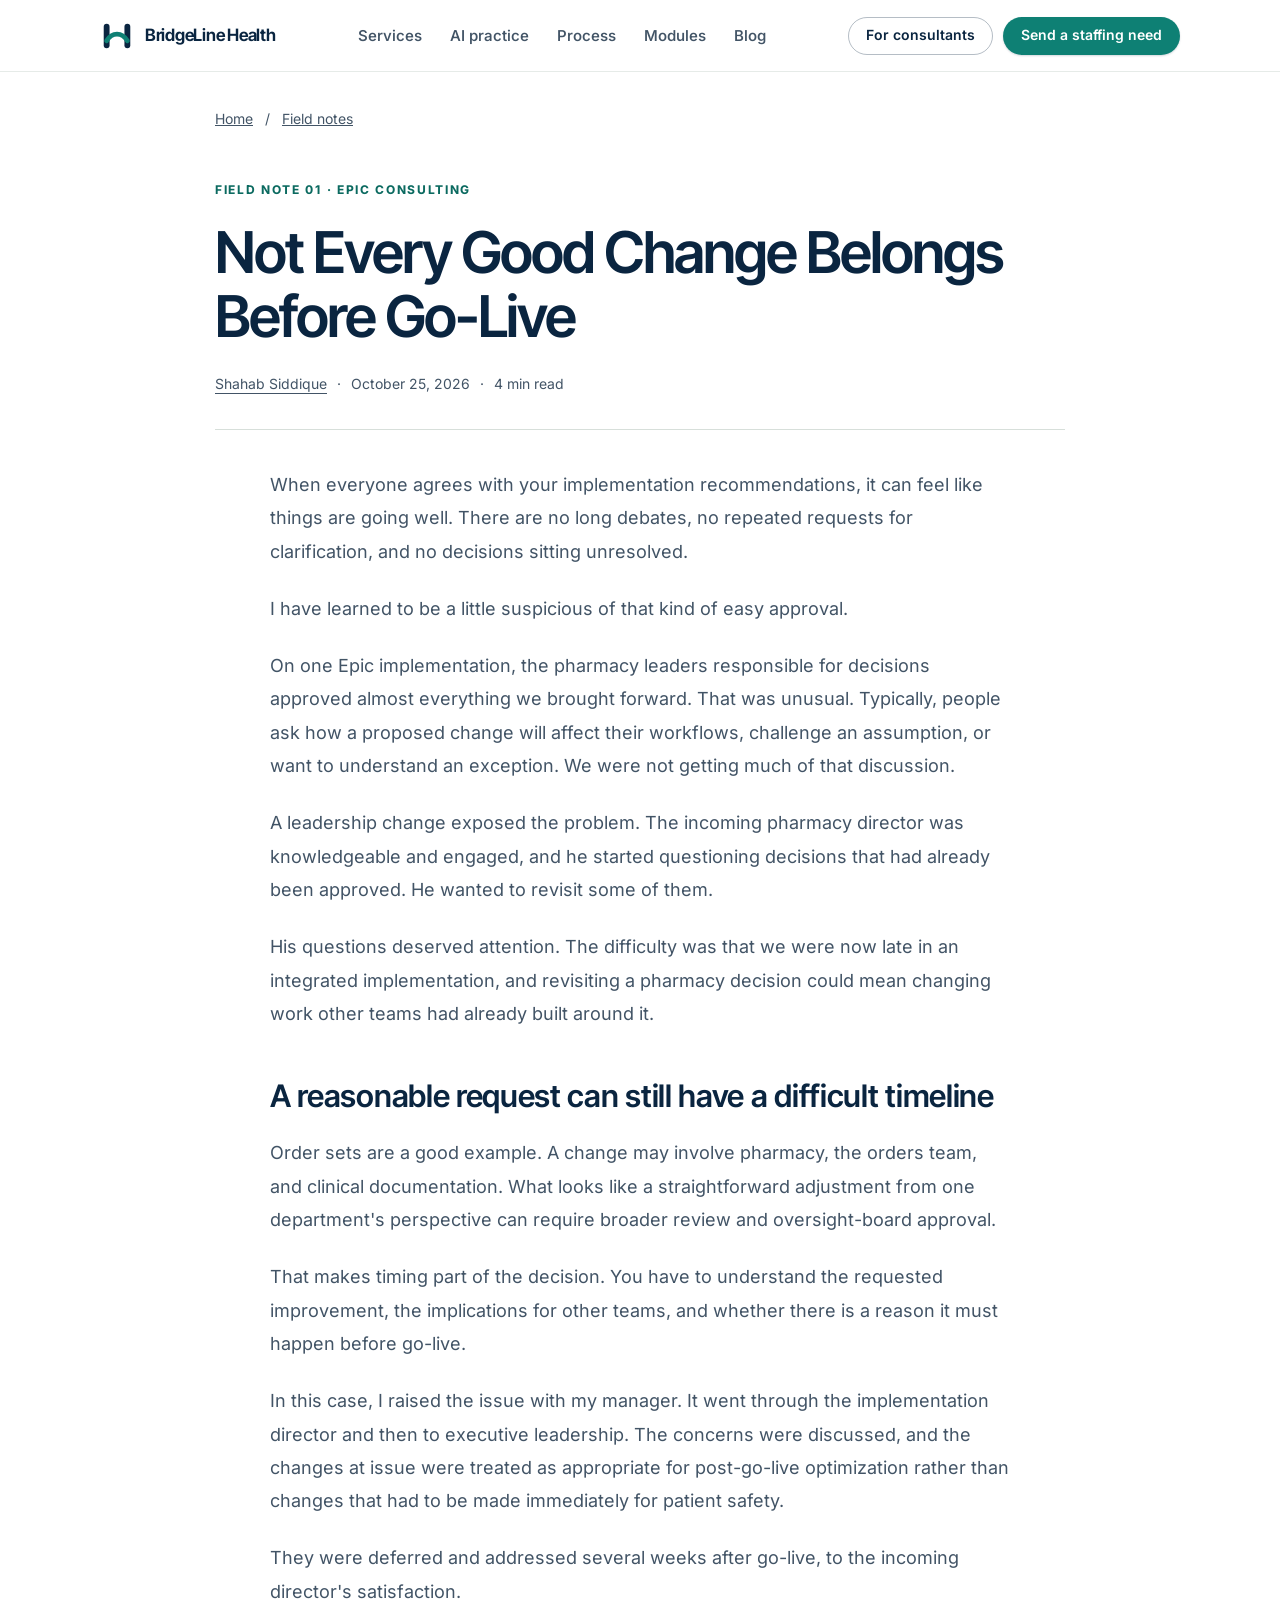
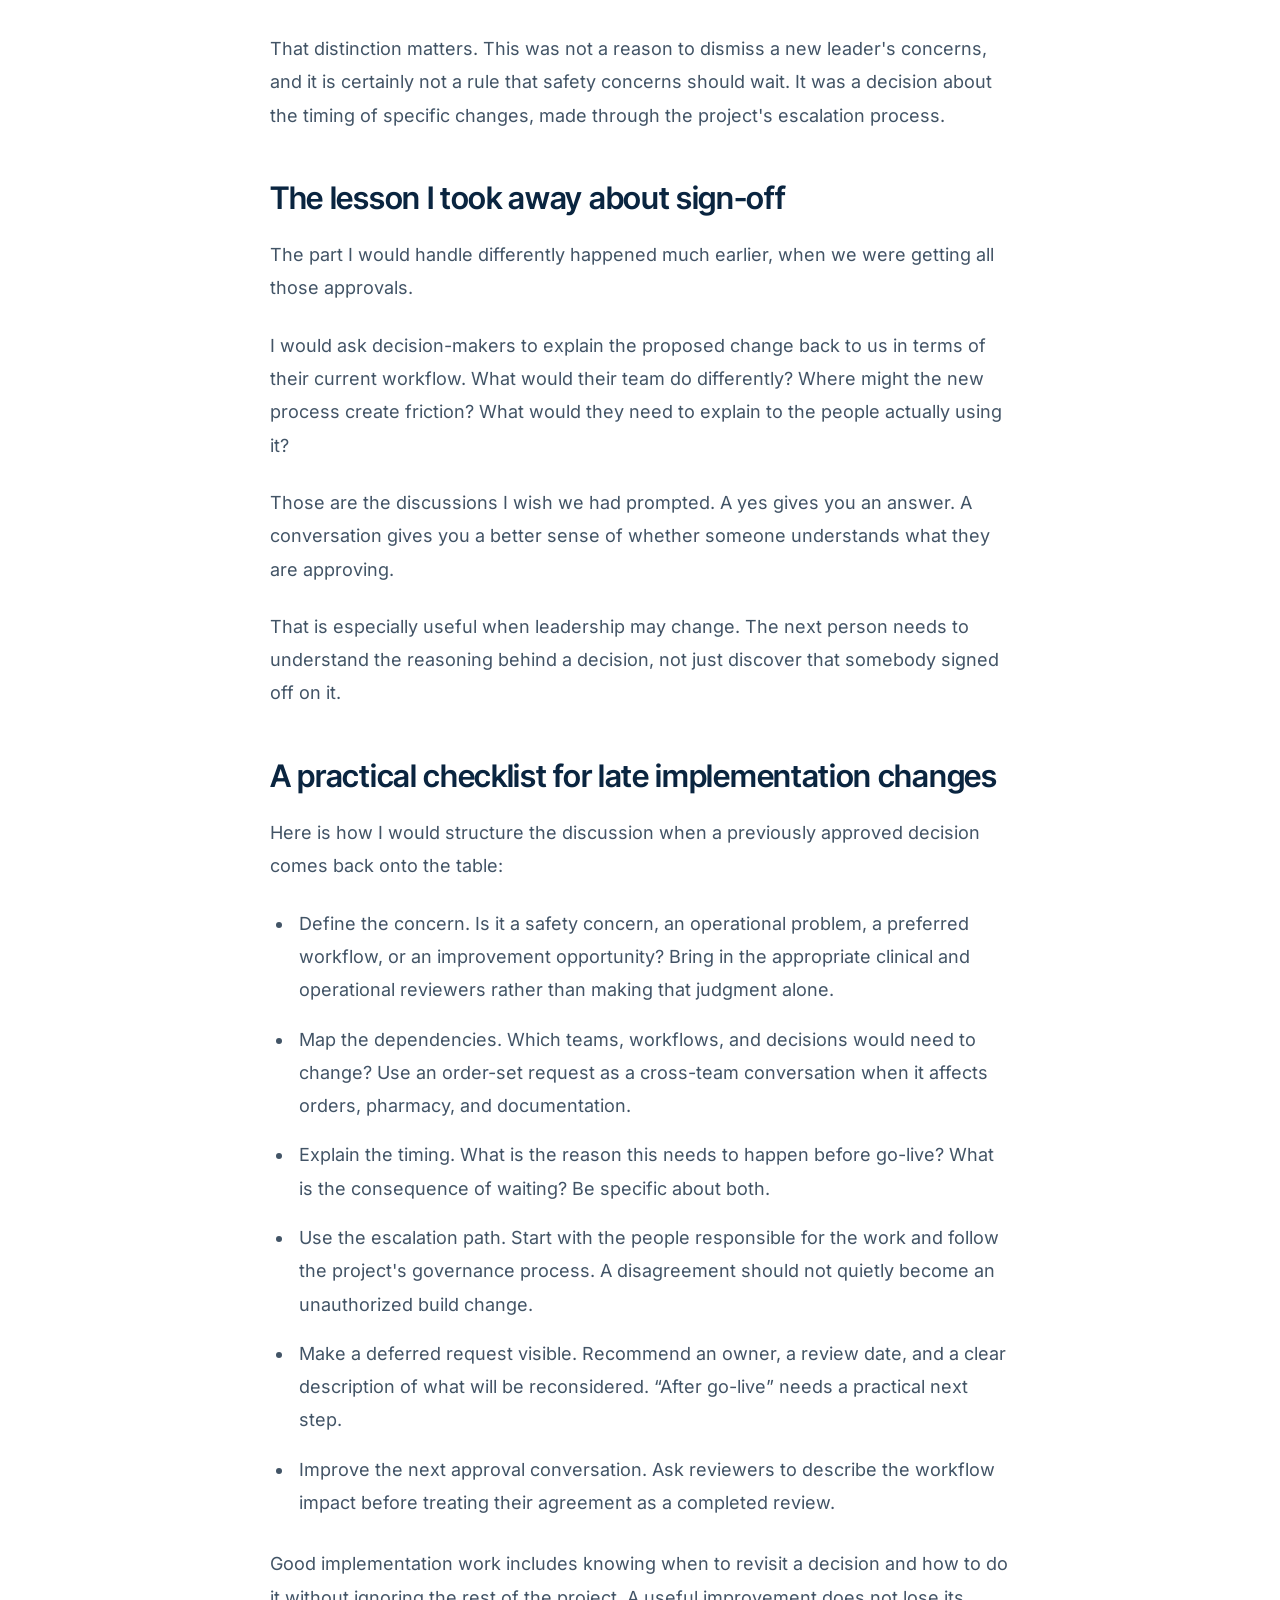
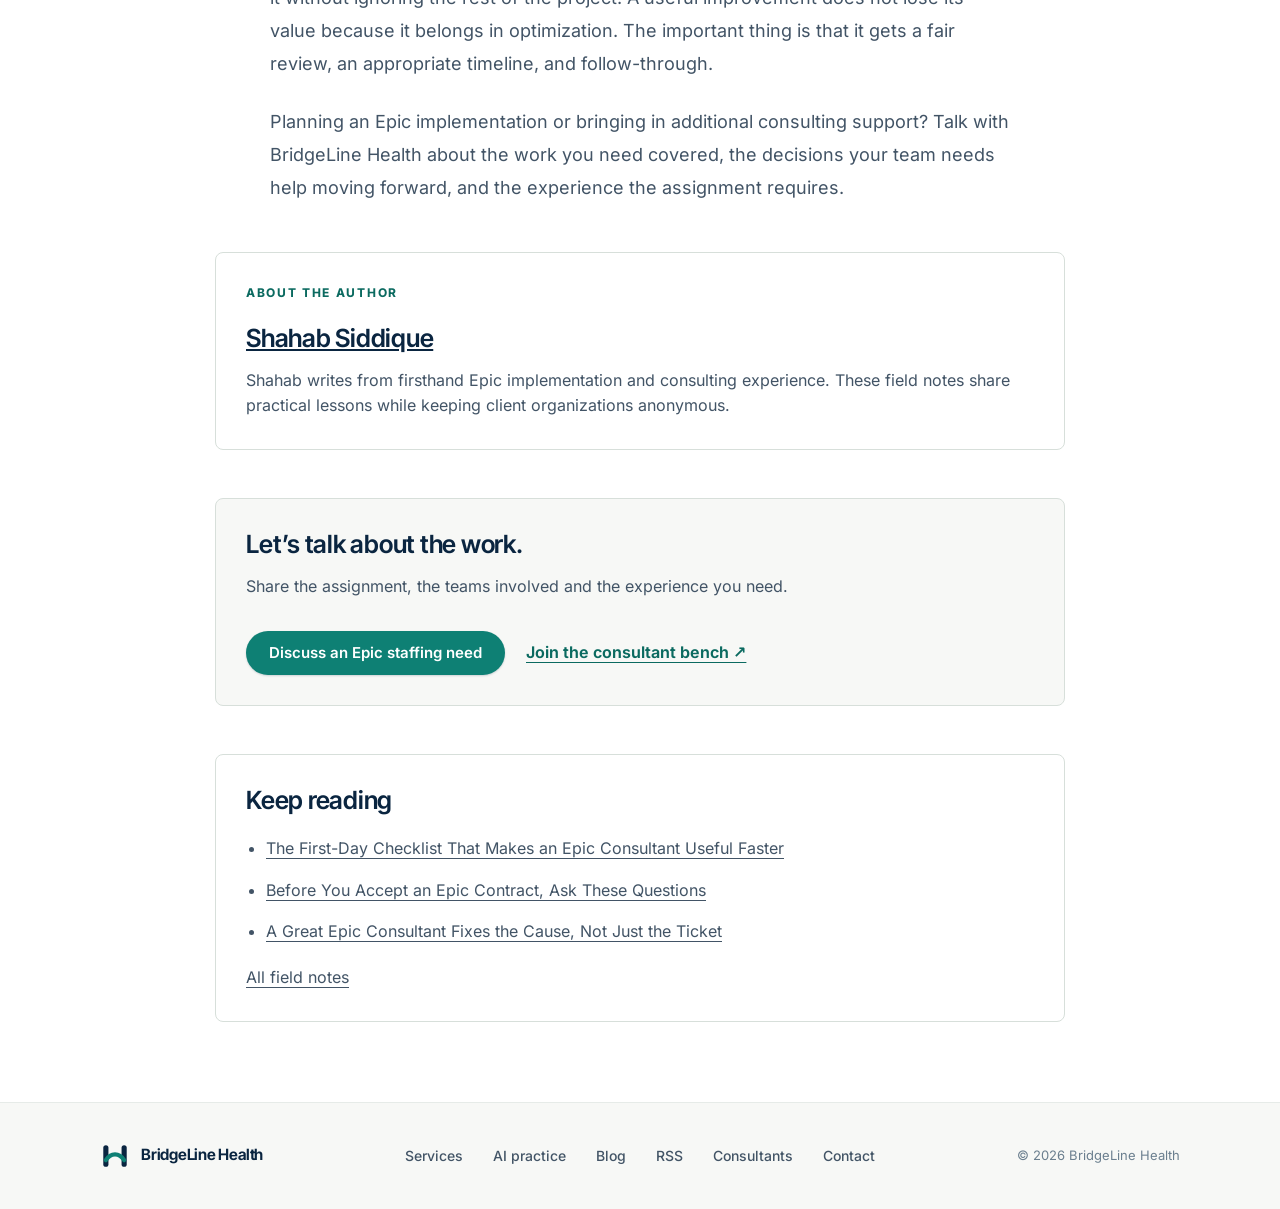
<file: blog/not-every-good-change-belongs-before-go-live/index.html>
<!doctype html>
<html lang="en"><head><meta charset="utf-8"><meta name="viewport" content="width=device-width, initial-scale=1">
<title>Epic Go-Live: When Good Changes Should Wait | BridgeLine</title><meta name="description" content="A firsthand Epic implementation lesson on meaningful sign-off, leadership transitions, order-set dependencies, and deciding what belongs after go-live."><link rel="canonical" href="https://bridgeline.health/blog/not-every-good-change-belongs-before-go-live/">
<meta property="og:type" content="article"><meta property="og:title" content="Epic Go-Live: When Good Changes Should Wait | BridgeLine"><meta property="og:description" content="A firsthand Epic implementation lesson on meaningful sign-off, leadership transitions, order-set dependencies, and deciding what belongs after go-live."><meta property="og:url" content="https://bridgeline.health/blog/not-every-good-change-belongs-before-go-live/"><meta property="og:image" content="https://bridgeline.health/logo2.jpg"><meta name="twitter:card" content="summary">

<meta name="theme-color" content="#0a2540"><link rel="icon" href="/logo2.jpg"><link rel="alternate" type="application/rss+xml" title="BridgeLine Health Blog" href="/rss.xml">
<link rel="stylesheet" href="/assets/css/styles.css?v=20261012"><link rel="stylesheet" href="/assets/css/blog.css?v=20261025"><script type="module" src="/assets/js/main.js?v=20261012"></script><script type="application/ld+json">{"@context": "https://schema.org", "@type": "BlogPosting", "headline": "Not Every Good Change Belongs Before Go-Live", "description": "A firsthand Epic implementation lesson on meaningful sign-off, leadership transitions, order-set dependencies, and deciding what belongs after go-live.", "datePublished": "2026-10-25", "dateModified": "2026-10-25", "mainEntityOfPage": "https://bridgeline.health/blog/not-every-good-change-belongs-before-go-live/", "url": "https://bridgeline.health/blog/not-every-good-change-belongs-before-go-live/", "author": {"@type": "Person", "name": "Shahab Siddique", "url": "https://bridgeline.health/authors/shahab-siddique/"}, "publisher": {"@type": "Organization", "name": "BridgeLine Health", "url": "https://bridgeline.health", "logo": {"@type": "ImageObject", "url": "https://bridgeline.health/logo2.jpg"}}}</script></head>
<body class="blog-page"><a class="skip-link" href="#main">Skip to content</a>  <header class="header header--light">
    <div class="container">
      <a class="brand" href="/" aria-label="BridgeLine Health home">
        <svg class="brand__mark" viewBox="0 0 64 64" aria-hidden="true" focusable="false">
          <rect class="pillar" x="7" y="9" width="11" height="46" rx="5.5"></rect>
          <rect class="pillar" x="46" y="9" width="11" height="46" rx="5.5"></rect>
          <path class="arc" d="M12.5 41C23 24.5 41 24.5 51.5 41" fill="none" stroke-width="9" stroke-linecap="round"></path>
        </svg>
        <span class="brand__name">BridgeLine Health</span>
      </a>

      <nav aria-label="Primary">
        <ul class="nav-links">
          <li><a href="/#services">Services</a></li>
          <li><a href="/#ai">AI practice</a></li>
          <li><a href="/#process">Process</a></li>
          <li><a href="/#modules">Modules</a></li>
          <li><a href="/blog/">Blog</a></li>
        </ul>
      </nav>

      <div class="header__actions">
        <a class="btn btn--outline" href="/consultants.html">For consultants</a>
        <a class="btn btn--primary" href="mailto:inquiries@bridgeline.health?subject=Epic%20Staffing%20Need&amp;body=Module%3A%0AEngagement%20type%3A%0ATimeline%3A%0ARemote%2Fhybrid%2Fonsite%3A%0AWhat%20is%20at%20risk%3A">Send a staffing need</a>
      </div>

      <button class="menu-btn" aria-expanded="false" aria-controls="mobile-menu" aria-label="Toggle navigation">
        <span></span><span></span><span></span>
      </button>
    </div>
  </header>

  <nav class="mobile-menu" id="mobile-menu" hidden aria-label="Mobile">
    <ul>
      <li><a href="/#services">Services</a></li>
      <li><a href="/#ai">AI practice</a></li>
      <li><a href="/#process">Process</a></li>
      <li><a href="/#modules">Modules</a></li>
      <li><a href="/blog/">Blog</a></li>
    </ul>
    <div class="mobile-menu__cta">
      <a class="btn btn--primary" href="mailto:inquiries@bridgeline.health?subject=Epic%20Staffing%20Need&amp;body=Module%3A%0AEngagement%20type%3A%0ATimeline%3A%0ARemote%2Fhybrid%2Fonsite%3A%0AWhat%20is%20at%20risk%3A">Send a staffing need</a>
      <a class="btn btn--outline" href="/consultants.html">For consultants</a>
    </div>
  </nav>

<main id="main"><article class="blog-article container"><nav class="blog-breadcrumb" aria-label="Breadcrumb"><a href="/">Home</a><span aria-hidden="true">/</span><a href="/blog/">Field notes</a></nav><header class="blog-title"><p class="blog-eyebrow">FIELD NOTE 01 · EPIC CONSULTING</p><h1>Not Every Good Change Belongs Before Go-Live</h1><div class="blog-byline"><a rel="author" href="/authors/shahab-siddique/">Shahab Siddique</a><span>·</span><time datetime="2026-10-25">October 25, 2026</time><span>·</span><span>4 min read</span></div></header><div class="article-body"><p>When everyone agrees with your implementation recommendations, it can feel like things are going well. There are no long debates, no repeated requests for clarification, and no decisions sitting unresolved.</p><p>I have learned to be a little suspicious of that kind of easy approval.</p><p>On one Epic implementation, the pharmacy leaders responsible for decisions approved almost everything we brought forward. That was unusual. Typically, people ask how a proposed change will affect their workflows, challenge an assumption, or want to understand an exception. We were not getting much of that discussion.</p><p>A leadership change exposed the problem. The incoming pharmacy director was knowledgeable and engaged, and he started questioning decisions that had already been approved. He wanted to revisit some of them.</p><p>His questions deserved attention. The difficulty was that we were now late in an integrated implementation, and revisiting a pharmacy decision could mean changing work other teams had already built around it.</p><h2>A reasonable request can still have a difficult timeline</h2><p>Order sets are a good example. A change may involve pharmacy, the orders team, and clinical documentation. What looks like a straightforward adjustment from one department&#x27;s perspective can require broader review and oversight-board approval.</p><p>That makes timing part of the decision. You have to understand the requested improvement, the implications for other teams, and whether there is a reason it must happen before go-live.</p><p>In this case, I raised the issue with my manager. It went through the implementation director and then to executive leadership. The concerns were discussed, and the changes at issue were treated as appropriate for post-go-live optimization rather than changes that had to be made immediately for patient safety.</p><p>They were deferred and addressed several weeks after go-live, to the incoming director&#x27;s satisfaction.</p><p>That distinction matters. This was not a reason to dismiss a new leader&#x27;s concerns, and it is certainly not a rule that safety concerns should wait. It was a decision about the timing of specific changes, made through the project&#x27;s escalation process.</p><h2>The lesson I took away about sign-off</h2><p>The part I would handle differently happened much earlier, when we were getting all those approvals.</p><p>I would ask decision-makers to explain the proposed change back to us in terms of their current workflow. What would their team do differently? Where might the new process create friction? What would they need to explain to the people actually using it?</p><p>Those are the discussions I wish we had prompted. A yes gives you an answer. A conversation gives you a better sense of whether someone understands what they are approving.</p><p>That is especially useful when leadership may change. The next person needs to understand the reasoning behind a decision, not just discover that somebody signed off on it.</p><h2>A practical checklist for late implementation changes</h2><p>Here is how I would structure the discussion when a previously approved decision comes back onto the table:</p><ul><li>Define the concern. Is it a safety concern, an operational problem, a preferred workflow, or an improvement opportunity? Bring in the appropriate clinical and operational reviewers rather than making that judgment alone.</li><li>Map the dependencies. Which teams, workflows, and decisions would need to change? Use an order-set request as a cross-team conversation when it affects orders, pharmacy, and documentation.</li><li>Explain the timing. What is the reason this needs to happen before go-live? What is the consequence of waiting? Be specific about both.</li><li>Use the escalation path. Start with the people responsible for the work and follow the project&#x27;s governance process. A disagreement should not quietly become an unauthorized build change.</li><li>Make a deferred request visible. Recommend an owner, a review date, and a clear description of what will be reconsidered. “After go-live” needs a practical next step.</li><li>Improve the next approval conversation. Ask reviewers to describe the workflow impact before treating their agreement as a completed review.</li></ul><p>Good implementation work includes knowing when to revisit a decision and how to do it without ignoring the rest of the project. A useful improvement does not lose its value because it belongs in optimization. The important thing is that it gets a fair review, an appropriate timeline, and follow-through.</p><p>Planning an Epic implementation or bringing in additional consulting support? Talk with BridgeLine Health about the work you need covered, the decisions your team needs help moving forward, and the experience the assignment requires.</p></div><aside class="article-author"><p class="blog-eyebrow">ABOUT THE AUTHOR</p><h2><a href="/authors/shahab-siddique/">Shahab Siddique</a></h2><p>Shahab writes from firsthand Epic implementation and consulting experience. These field notes share practical lessons while keeping client organizations anonymous.</p></aside><section class="article-cta"><h2>Let’s talk about the work.</h2><p>Share the assignment, the teams involved and the experience you need.</p><a class="btn btn--primary" href="mailto:inquiries@bridgeline.health">Discuss an Epic staffing need</a> <a class="blog-read" href="/consultants.html">Join the consultant bench ↗</a></section><aside class="article-related"><h2>Keep reading</h2><ul><li><a href="/blog/epic-consultant-first-day-access-checklist/">The First-Day Checklist That Makes an Epic Consultant Useful Faster</a></li><li><a href="/blog/questions-before-accepting-epic-consulting-contract/">Before You Accept an Epic Contract, Ask These Questions</a></li><li><a href="/blog/epic-consultant-fix-cause-not-just-ticket/">A Great Epic Consultant Fixes the Cause, Not Just the Ticket</a></li></ul><a href="/blog/">All field notes</a></aside></article></main>  <footer class="footer">
    <div class="container footer__inner">
      <a class="brand" href="/" aria-label="BridgeLine Health home">
        <svg class="brand__mark" viewBox="0 0 64 64" aria-hidden="true" focusable="false">
          <rect class="pillar" x="7" y="9" width="11" height="46" rx="5.5"></rect>
          <rect class="pillar" x="46" y="9" width="11" height="46" rx="5.5"></rect>
          <path class="arc" d="M12.5 41C23 24.5 41 24.5 51.5 41" fill="none" stroke-width="9" stroke-linecap="round"></path>
        </svg>
        <span class="brand__name">BridgeLine Health</span>
      </a>

      <ul class="footer__links">
        <li><a href="/#services">Services</a></li>
        <li><a href="/#ai">AI practice</a></li>
        <li><a href="/blog/">Blog</a></li><li><a href="/rss.xml">RSS</a></li>
        <li><a href="/consultants.html">Consultants</a></li>
        <li><a href="mailto:inquiries@bridgeline.health">Contact</a></li>
      </ul>

      <span class="footer__meta">&copy; <span data-year>2026</span> BridgeLine Health</span>
    </div>
  </footer>
</body></html>
</file>
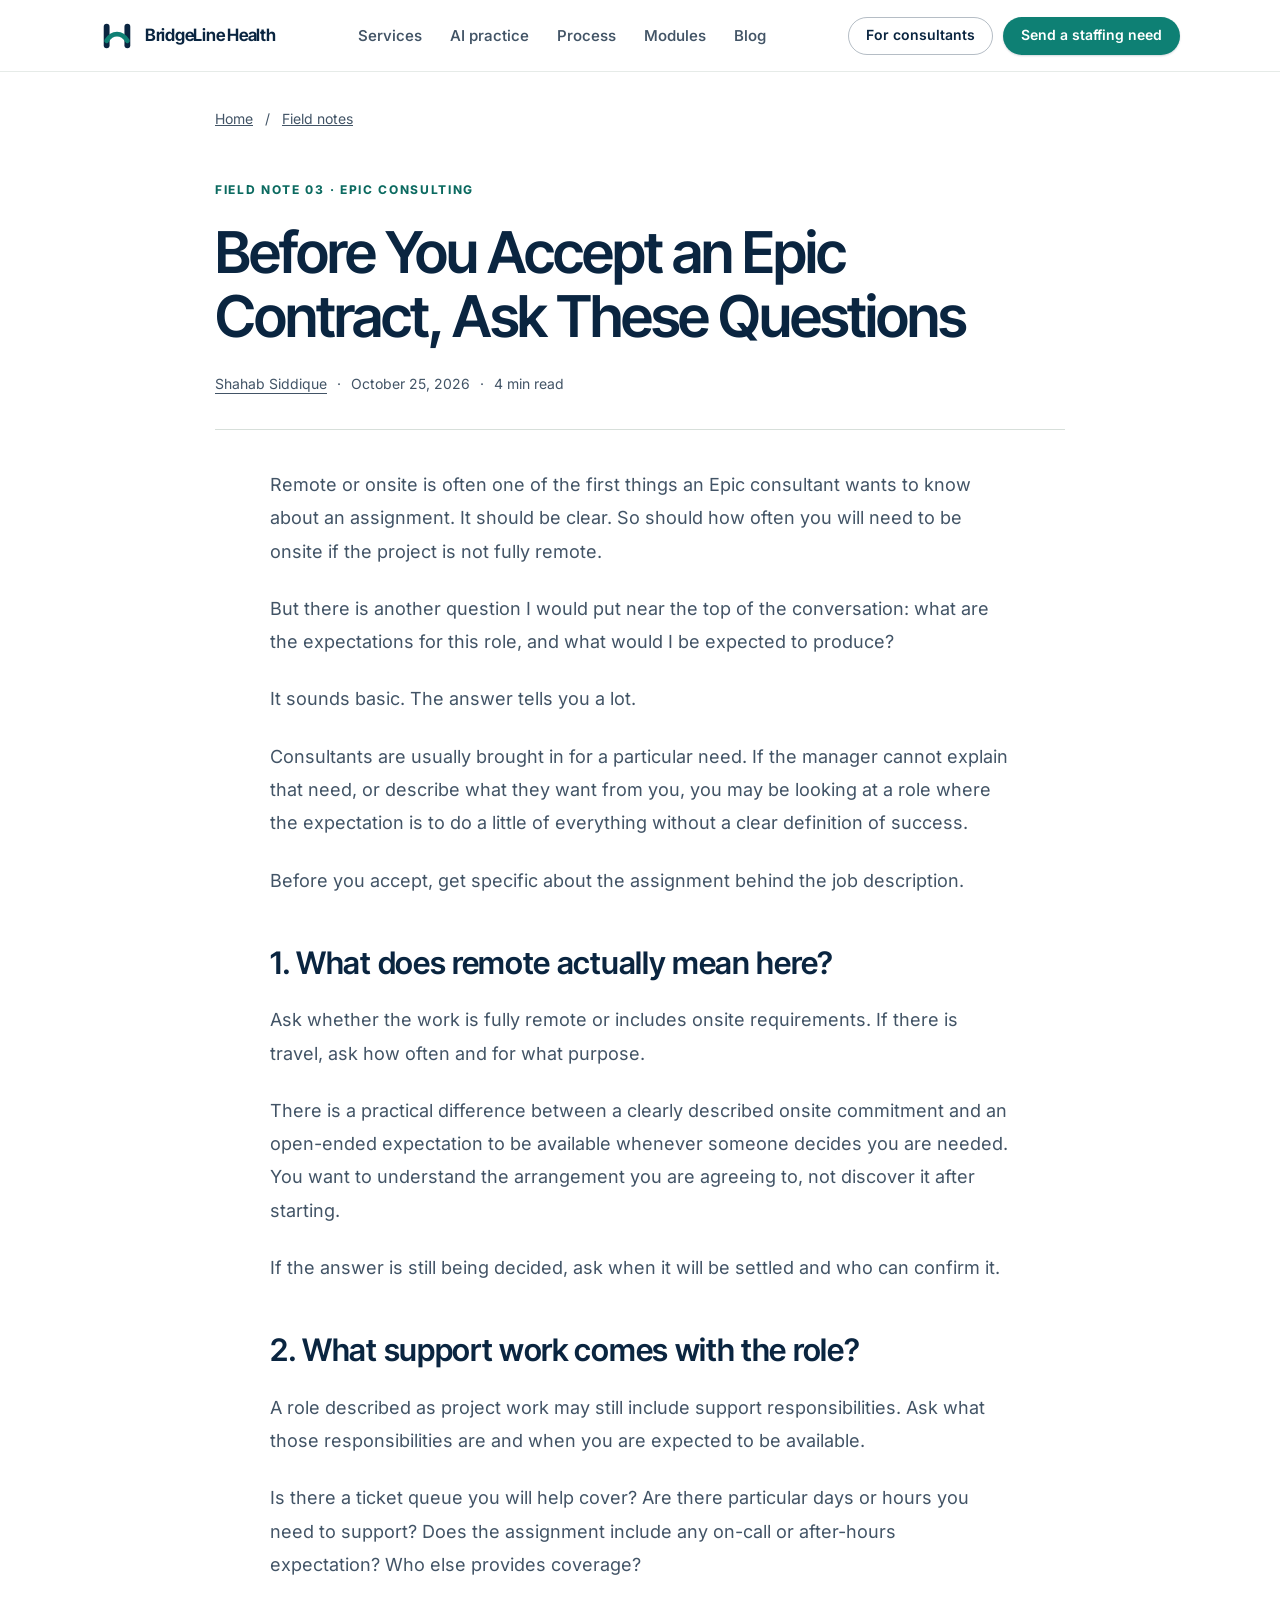
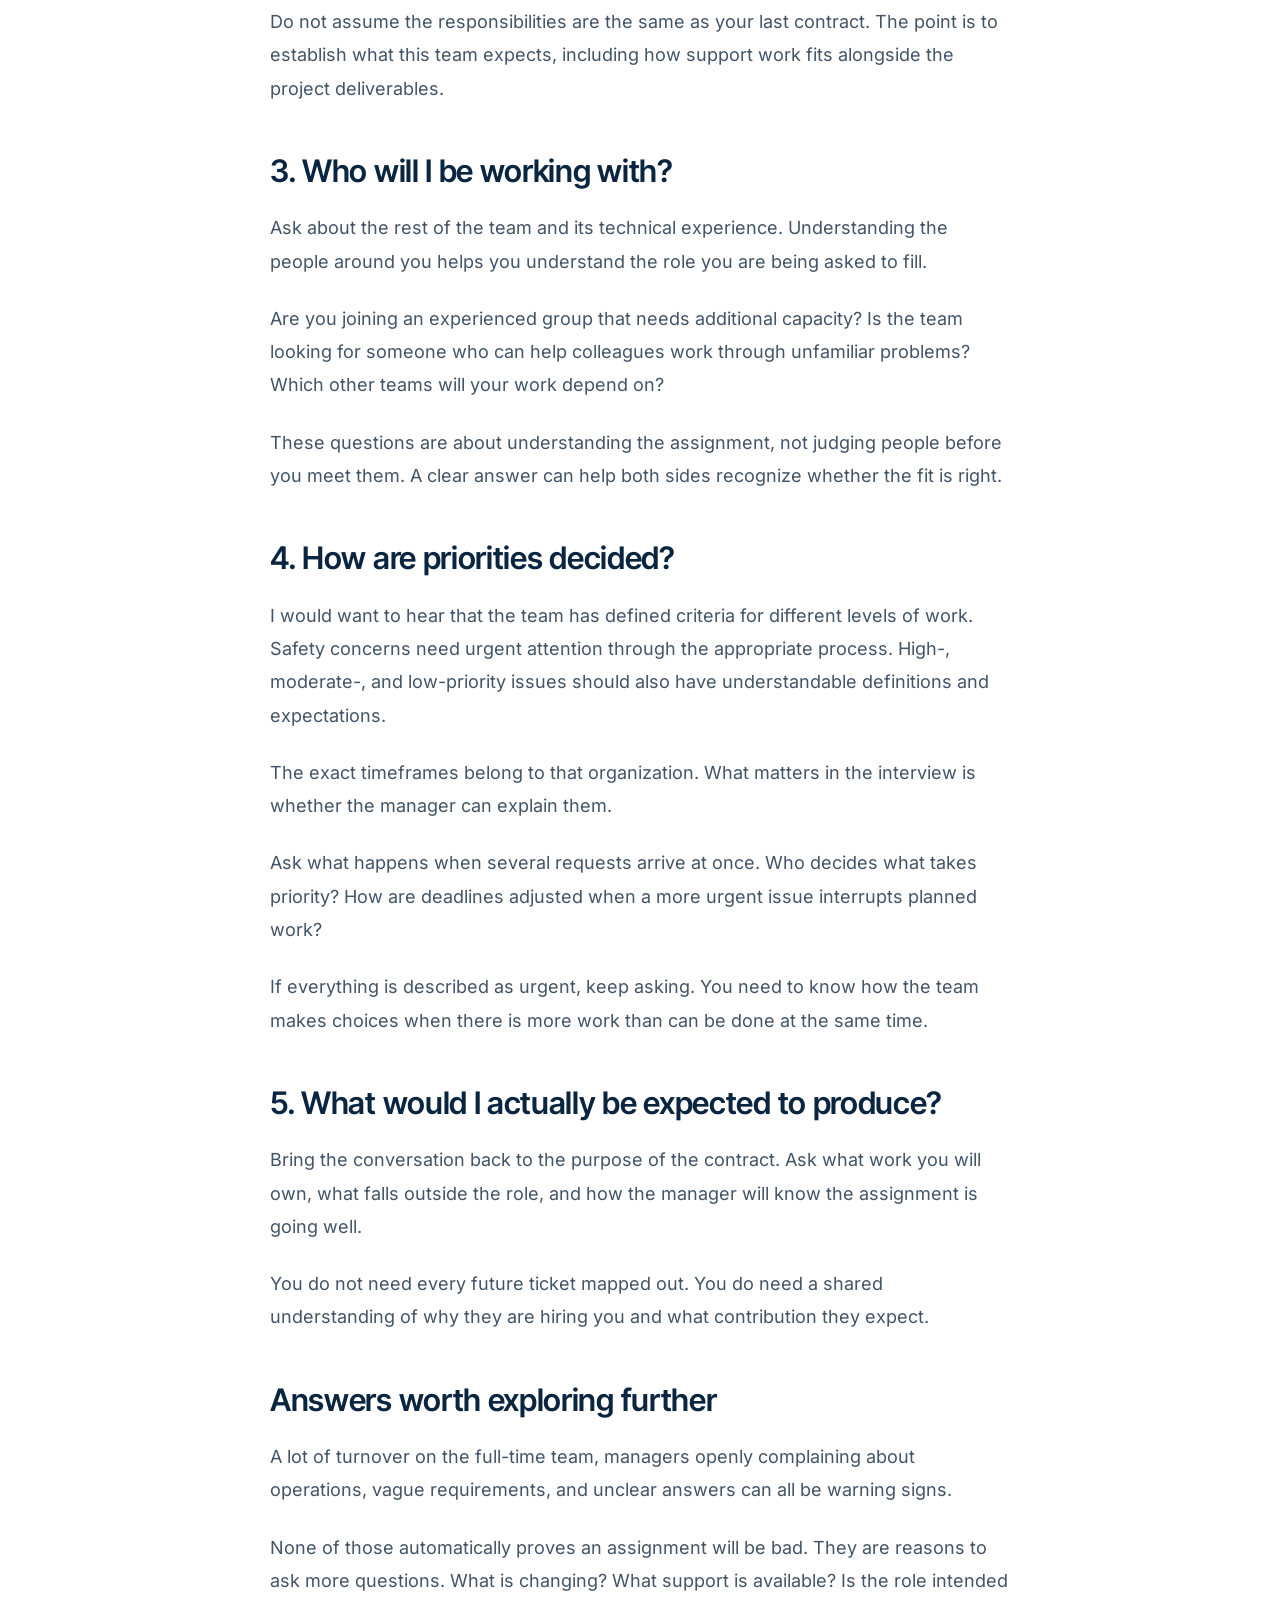
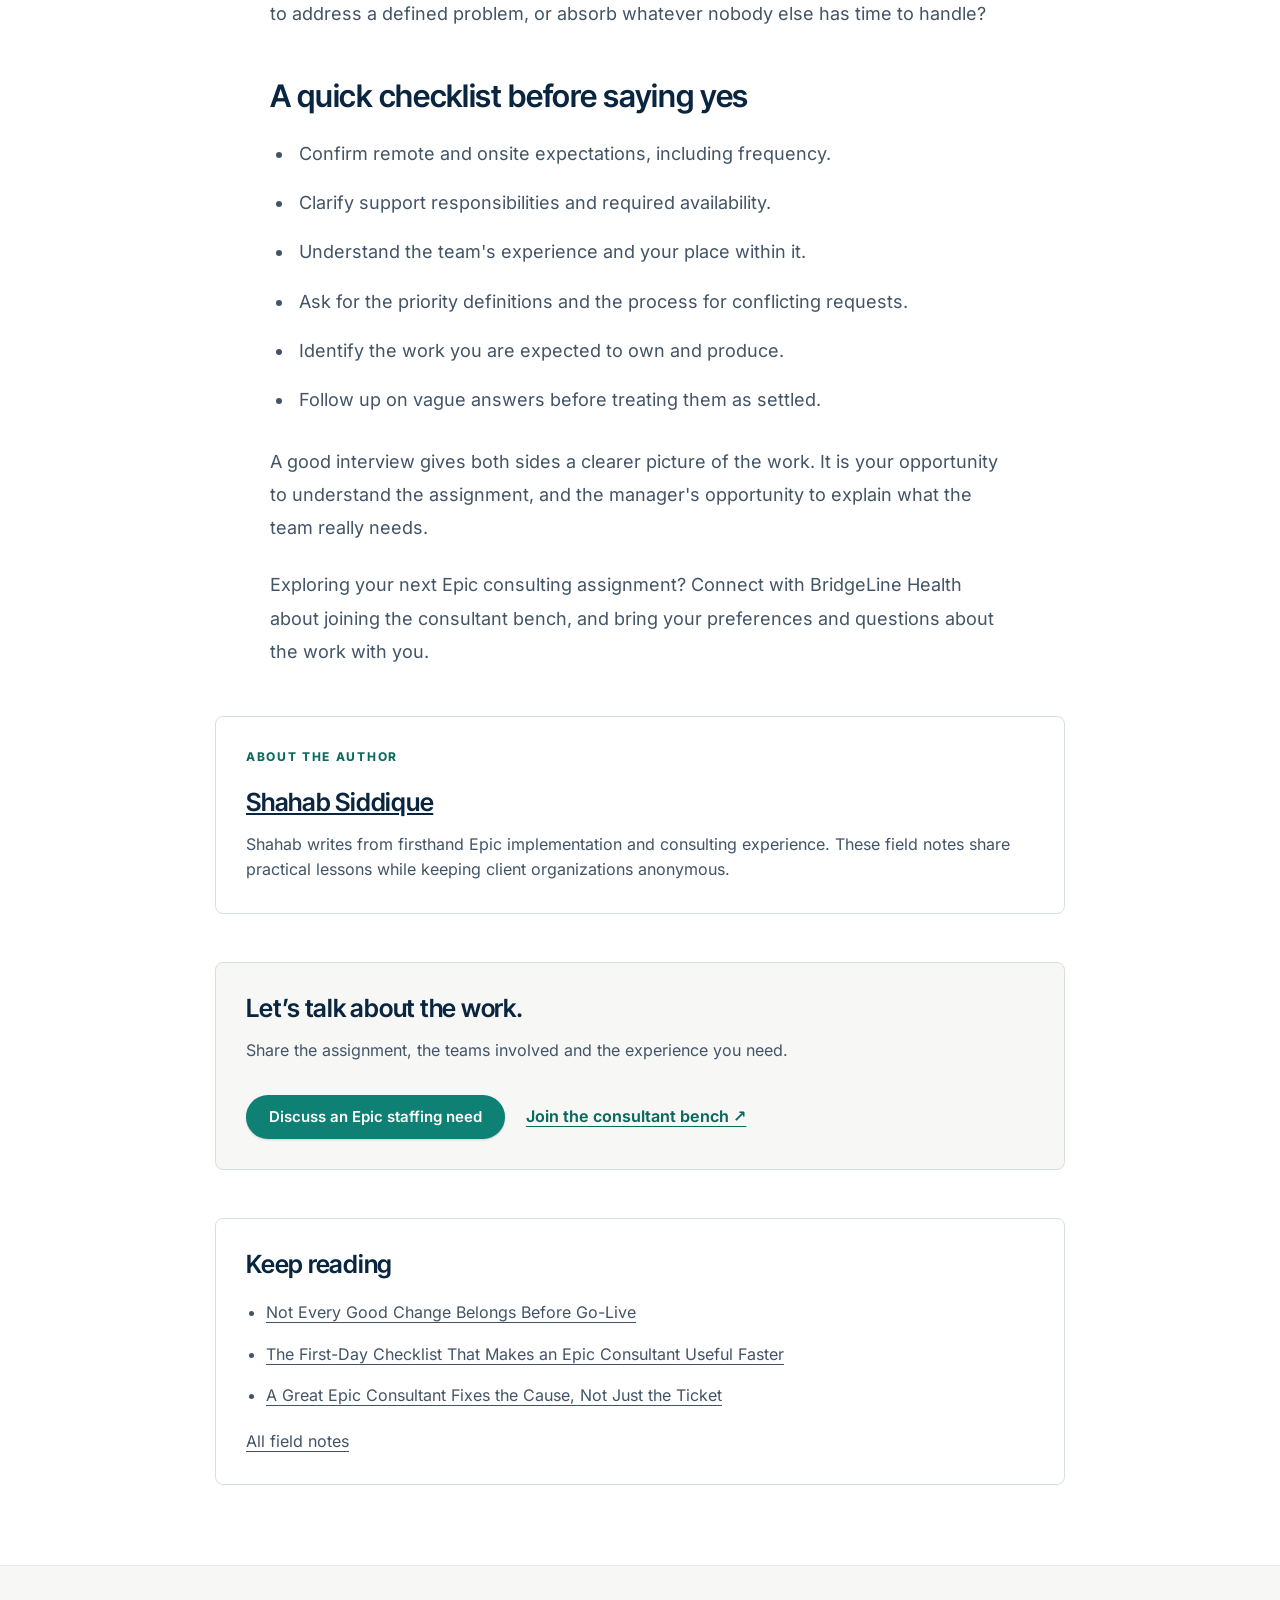
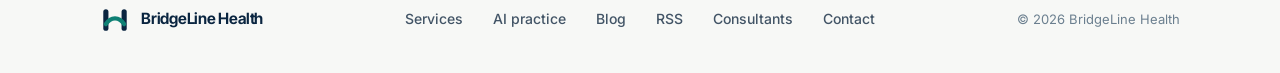
<file: blog/questions-before-accepting-epic-consulting-contract/index.html>
<!doctype html>
<html lang="en"><head><meta charset="utf-8"><meta name="viewport" content="width=device-width, initial-scale=1">
<title>Questions Before Accepting an Epic Contract | BridgeLine</title><meta name="description" content="Ask about scope, onsite expectations, support work, team experience, and priority rules before accepting an Epic consulting assignment."><link rel="canonical" href="https://bridgeline.health/blog/questions-before-accepting-epic-consulting-contract/">
<meta property="og:type" content="article"><meta property="og:title" content="Questions Before Accepting an Epic Contract | BridgeLine"><meta property="og:description" content="Ask about scope, onsite expectations, support work, team experience, and priority rules before accepting an Epic consulting assignment."><meta property="og:url" content="https://bridgeline.health/blog/questions-before-accepting-epic-consulting-contract/"><meta property="og:image" content="https://bridgeline.health/logo2.jpg"><meta name="twitter:card" content="summary">

<meta name="theme-color" content="#0a2540"><link rel="icon" href="/logo2.jpg"><link rel="alternate" type="application/rss+xml" title="BridgeLine Health Blog" href="/rss.xml">
<link rel="stylesheet" href="/assets/css/styles.css?v=20261012"><link rel="stylesheet" href="/assets/css/blog.css?v=20261025"><script type="module" src="/assets/js/main.js?v=20261012"></script><script type="application/ld+json">{"@context": "https://schema.org", "@type": "BlogPosting", "headline": "Before You Accept an Epic Contract, Ask These Questions", "description": "Ask about scope, onsite expectations, support work, team experience, and priority rules before accepting an Epic consulting assignment.", "datePublished": "2026-10-25", "dateModified": "2026-10-25", "mainEntityOfPage": "https://bridgeline.health/blog/questions-before-accepting-epic-consulting-contract/", "url": "https://bridgeline.health/blog/questions-before-accepting-epic-consulting-contract/", "author": {"@type": "Person", "name": "Shahab Siddique", "url": "https://bridgeline.health/authors/shahab-siddique/"}, "publisher": {"@type": "Organization", "name": "BridgeLine Health", "url": "https://bridgeline.health", "logo": {"@type": "ImageObject", "url": "https://bridgeline.health/logo2.jpg"}}}</script></head>
<body class="blog-page"><a class="skip-link" href="#main">Skip to content</a>  <header class="header header--light">
    <div class="container">
      <a class="brand" href="/" aria-label="BridgeLine Health home">
        <svg class="brand__mark" viewBox="0 0 64 64" aria-hidden="true" focusable="false">
          <rect class="pillar" x="7" y="9" width="11" height="46" rx="5.5"></rect>
          <rect class="pillar" x="46" y="9" width="11" height="46" rx="5.5"></rect>
          <path class="arc" d="M12.5 41C23 24.5 41 24.5 51.5 41" fill="none" stroke-width="9" stroke-linecap="round"></path>
        </svg>
        <span class="brand__name">BridgeLine Health</span>
      </a>

      <nav aria-label="Primary">
        <ul class="nav-links">
          <li><a href="/#services">Services</a></li>
          <li><a href="/#ai">AI practice</a></li>
          <li><a href="/#process">Process</a></li>
          <li><a href="/#modules">Modules</a></li>
          <li><a href="/blog/">Blog</a></li>
        </ul>
      </nav>

      <div class="header__actions">
        <a class="btn btn--outline" href="/consultants.html">For consultants</a>
        <a class="btn btn--primary" href="mailto:inquiries@bridgeline.health?subject=Epic%20Staffing%20Need&amp;body=Module%3A%0AEngagement%20type%3A%0ATimeline%3A%0ARemote%2Fhybrid%2Fonsite%3A%0AWhat%20is%20at%20risk%3A">Send a staffing need</a>
      </div>

      <button class="menu-btn" aria-expanded="false" aria-controls="mobile-menu" aria-label="Toggle navigation">
        <span></span><span></span><span></span>
      </button>
    </div>
  </header>

  <nav class="mobile-menu" id="mobile-menu" hidden aria-label="Mobile">
    <ul>
      <li><a href="/#services">Services</a></li>
      <li><a href="/#ai">AI practice</a></li>
      <li><a href="/#process">Process</a></li>
      <li><a href="/#modules">Modules</a></li>
      <li><a href="/blog/">Blog</a></li>
    </ul>
    <div class="mobile-menu__cta">
      <a class="btn btn--primary" href="mailto:inquiries@bridgeline.health?subject=Epic%20Staffing%20Need&amp;body=Module%3A%0AEngagement%20type%3A%0ATimeline%3A%0ARemote%2Fhybrid%2Fonsite%3A%0AWhat%20is%20at%20risk%3A">Send a staffing need</a>
      <a class="btn btn--outline" href="/consultants.html">For consultants</a>
    </div>
  </nav>

<main id="main"><article class="blog-article container"><nav class="blog-breadcrumb" aria-label="Breadcrumb"><a href="/">Home</a><span aria-hidden="true">/</span><a href="/blog/">Field notes</a></nav><header class="blog-title"><p class="blog-eyebrow">FIELD NOTE 03 · EPIC CONSULTING</p><h1>Before You Accept an Epic Contract, Ask These Questions</h1><div class="blog-byline"><a rel="author" href="/authors/shahab-siddique/">Shahab Siddique</a><span>·</span><time datetime="2026-10-25">October 25, 2026</time><span>·</span><span>4 min read</span></div></header><div class="article-body"><p>Remote or onsite is often one of the first things an Epic consultant wants to know about an assignment. It should be clear. So should how often you will need to be onsite if the project is not fully remote.</p><p>But there is another question I would put near the top of the conversation: what are the expectations for this role, and what would I be expected to produce?</p><p>It sounds basic. The answer tells you a lot.</p><p>Consultants are usually brought in for a particular need. If the manager cannot explain that need, or describe what they want from you, you may be looking at a role where the expectation is to do a little of everything without a clear definition of success.</p><p>Before you accept, get specific about the assignment behind the job description.</p><h2>1. What does remote actually mean here?</h2><p>Ask whether the work is fully remote or includes onsite requirements. If there is travel, ask how often and for what purpose.</p><p>There is a practical difference between a clearly described onsite commitment and an open-ended expectation to be available whenever someone decides you are needed. You want to understand the arrangement you are agreeing to, not discover it after starting.</p><p>If the answer is still being decided, ask when it will be settled and who can confirm it.</p><h2>2. What support work comes with the role?</h2><p>A role described as project work may still include support responsibilities. Ask what those responsibilities are and when you are expected to be available.</p><p>Is there a ticket queue you will help cover? Are there particular days or hours you need to support? Does the assignment include any on-call or after-hours expectation? Who else provides coverage?</p><p>Do not assume the responsibilities are the same as your last contract. The point is to establish what this team expects, including how support work fits alongside the project deliverables.</p><h2>3. Who will I be working with?</h2><p>Ask about the rest of the team and its technical experience. Understanding the people around you helps you understand the role you are being asked to fill.</p><p>Are you joining an experienced group that needs additional capacity? Is the team looking for someone who can help colleagues work through unfamiliar problems? Which other teams will your work depend on?</p><p>These questions are about understanding the assignment, not judging people before you meet them. A clear answer can help both sides recognize whether the fit is right.</p><h2>4. How are priorities decided?</h2><p>I would want to hear that the team has defined criteria for different levels of work. Safety concerns need urgent attention through the appropriate process. High-, moderate-, and low-priority issues should also have understandable definitions and expectations.</p><p>The exact timeframes belong to that organization. What matters in the interview is whether the manager can explain them.</p><p>Ask what happens when several requests arrive at once. Who decides what takes priority? How are deadlines adjusted when a more urgent issue interrupts planned work?</p><p>If everything is described as urgent, keep asking. You need to know how the team makes choices when there is more work than can be done at the same time.</p><h2>5. What would I actually be expected to produce?</h2><p>Bring the conversation back to the purpose of the contract. Ask what work you will own, what falls outside the role, and how the manager will know the assignment is going well.</p><p>You do not need every future ticket mapped out. You do need a shared understanding of why they are hiring you and what contribution they expect.</p><h2>Answers worth exploring further</h2><p>A lot of turnover on the full-time team, managers openly complaining about operations, vague requirements, and unclear answers can all be warning signs.</p><p>None of those automatically proves an assignment will be bad. They are reasons to ask more questions. What is changing? What support is available? Is the role intended to address a defined problem, or absorb whatever nobody else has time to handle?</p><h2>A quick checklist before saying yes</h2><ul><li>Confirm remote and onsite expectations, including frequency.</li><li>Clarify support responsibilities and required availability.</li><li>Understand the team&#x27;s experience and your place within it.</li><li>Ask for the priority definitions and the process for conflicting requests.</li><li>Identify the work you are expected to own and produce.</li><li>Follow up on vague answers before treating them as settled.</li></ul><p>A good interview gives both sides a clearer picture of the work. It is your opportunity to understand the assignment, and the manager&#x27;s opportunity to explain what the team really needs.</p><p>Exploring your next Epic consulting assignment? Connect with BridgeLine Health about joining the consultant bench, and bring your preferences and questions about the work with you.</p></div><aside class="article-author"><p class="blog-eyebrow">ABOUT THE AUTHOR</p><h2><a href="/authors/shahab-siddique/">Shahab Siddique</a></h2><p>Shahab writes from firsthand Epic implementation and consulting experience. These field notes share practical lessons while keeping client organizations anonymous.</p></aside><section class="article-cta"><h2>Let’s talk about the work.</h2><p>Share the assignment, the teams involved and the experience you need.</p><a class="btn btn--primary" href="mailto:inquiries@bridgeline.health">Discuss an Epic staffing need</a> <a class="blog-read" href="/consultants.html">Join the consultant bench ↗</a></section><aside class="article-related"><h2>Keep reading</h2><ul><li><a href="/blog/not-every-good-change-belongs-before-go-live/">Not Every Good Change Belongs Before Go-Live</a></li><li><a href="/blog/epic-consultant-first-day-access-checklist/">The First-Day Checklist That Makes an Epic Consultant Useful Faster</a></li><li><a href="/blog/epic-consultant-fix-cause-not-just-ticket/">A Great Epic Consultant Fixes the Cause, Not Just the Ticket</a></li></ul><a href="/blog/">All field notes</a></aside></article></main>  <footer class="footer">
    <div class="container footer__inner">
      <a class="brand" href="/" aria-label="BridgeLine Health home">
        <svg class="brand__mark" viewBox="0 0 64 64" aria-hidden="true" focusable="false">
          <rect class="pillar" x="7" y="9" width="11" height="46" rx="5.5"></rect>
          <rect class="pillar" x="46" y="9" width="11" height="46" rx="5.5"></rect>
          <path class="arc" d="M12.5 41C23 24.5 41 24.5 51.5 41" fill="none" stroke-width="9" stroke-linecap="round"></path>
        </svg>
        <span class="brand__name">BridgeLine Health</span>
      </a>

      <ul class="footer__links">
        <li><a href="/#services">Services</a></li>
        <li><a href="/#ai">AI practice</a></li>
        <li><a href="/blog/">Blog</a></li><li><a href="/rss.xml">RSS</a></li>
        <li><a href="/consultants.html">Consultants</a></li>
        <li><a href="mailto:inquiries@bridgeline.health">Contact</a></li>
      </ul>

      <span class="footer__meta">&copy; <span data-year>2026</span> BridgeLine Health</span>
    </div>
  </footer>
</body></html>
</file>
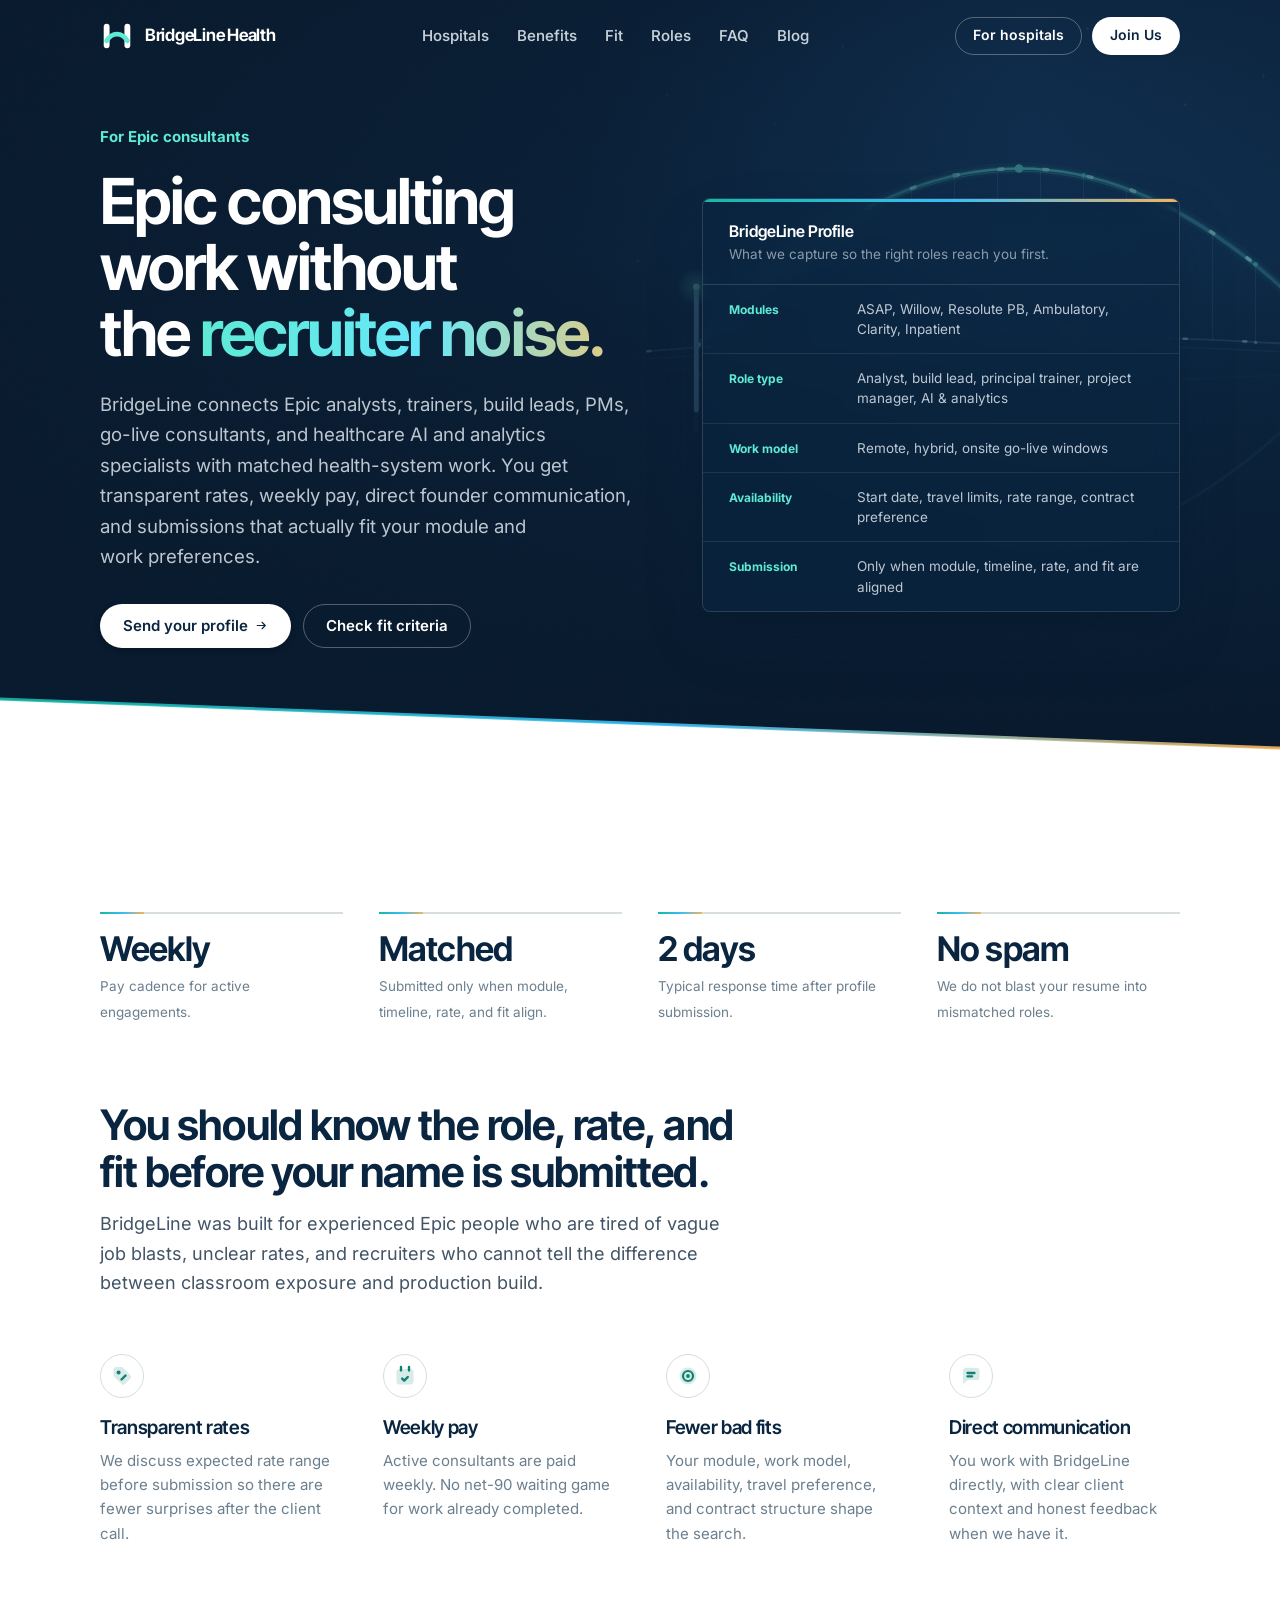
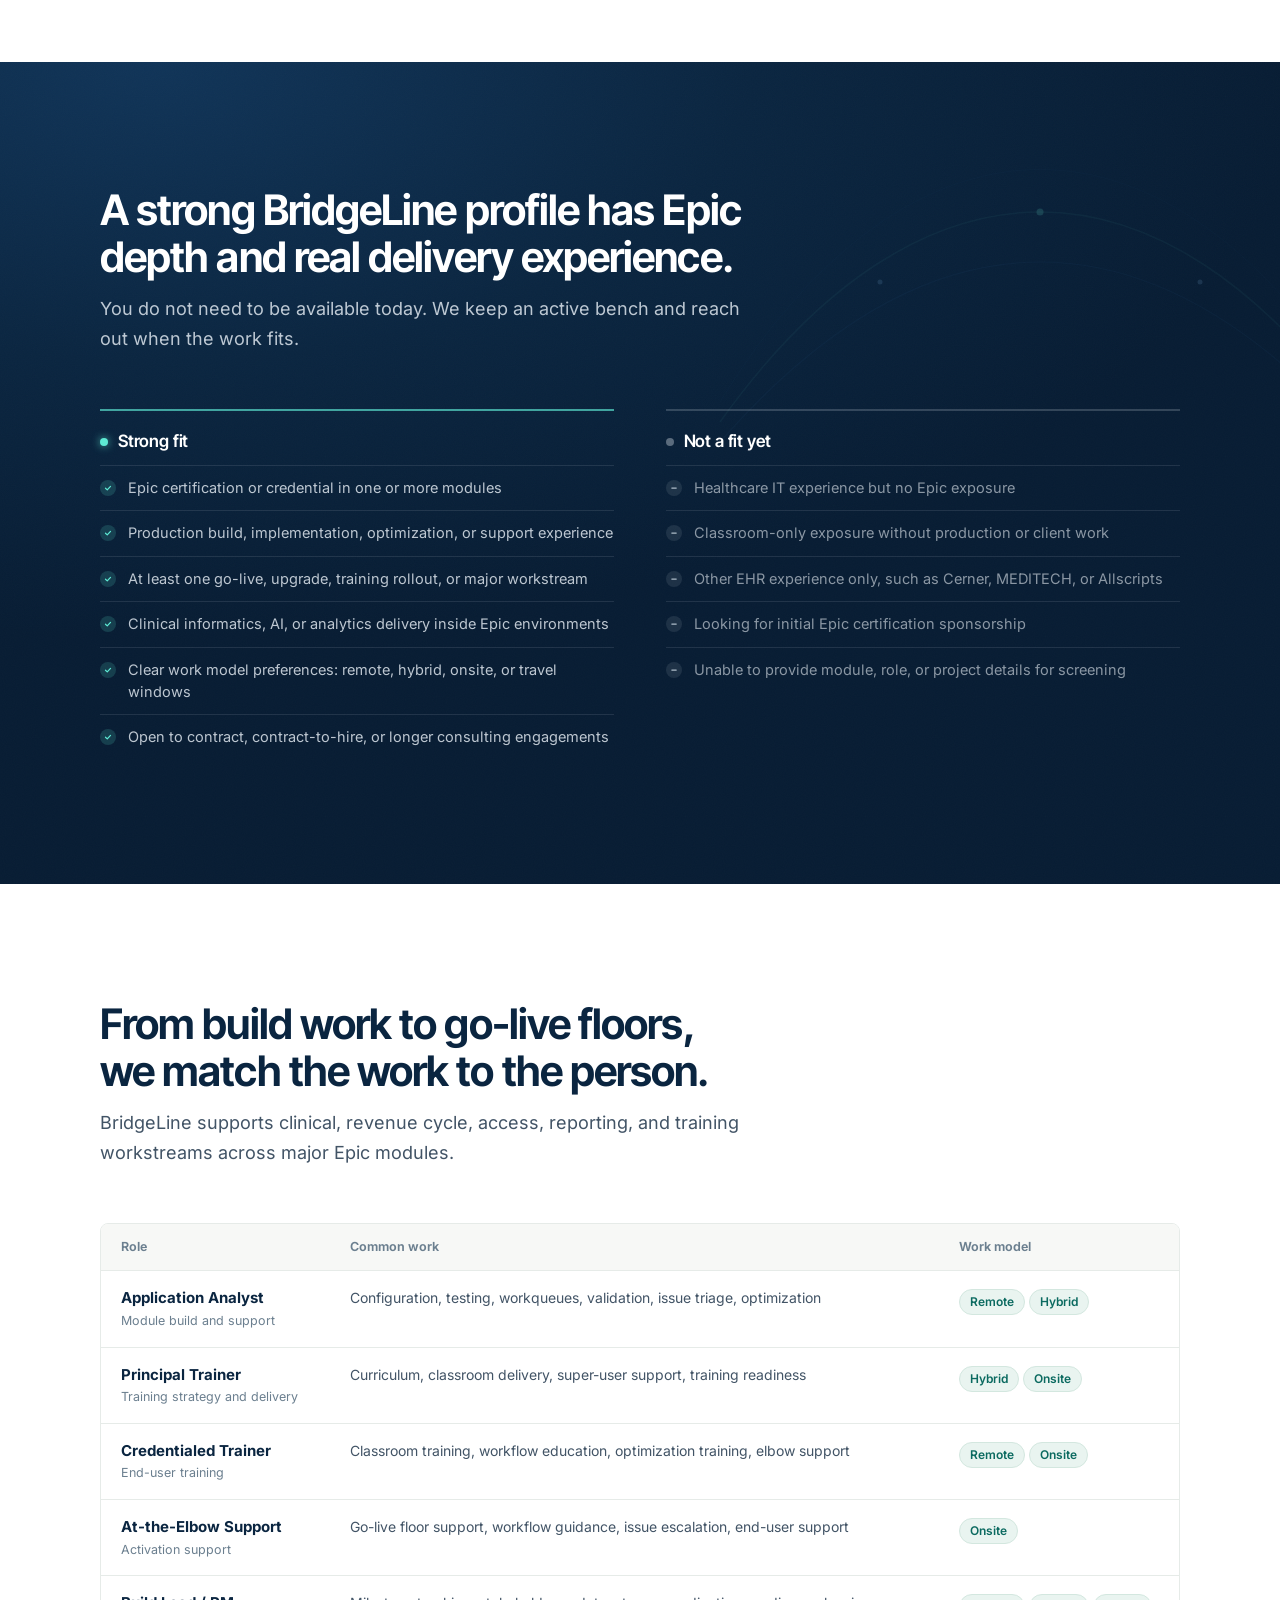
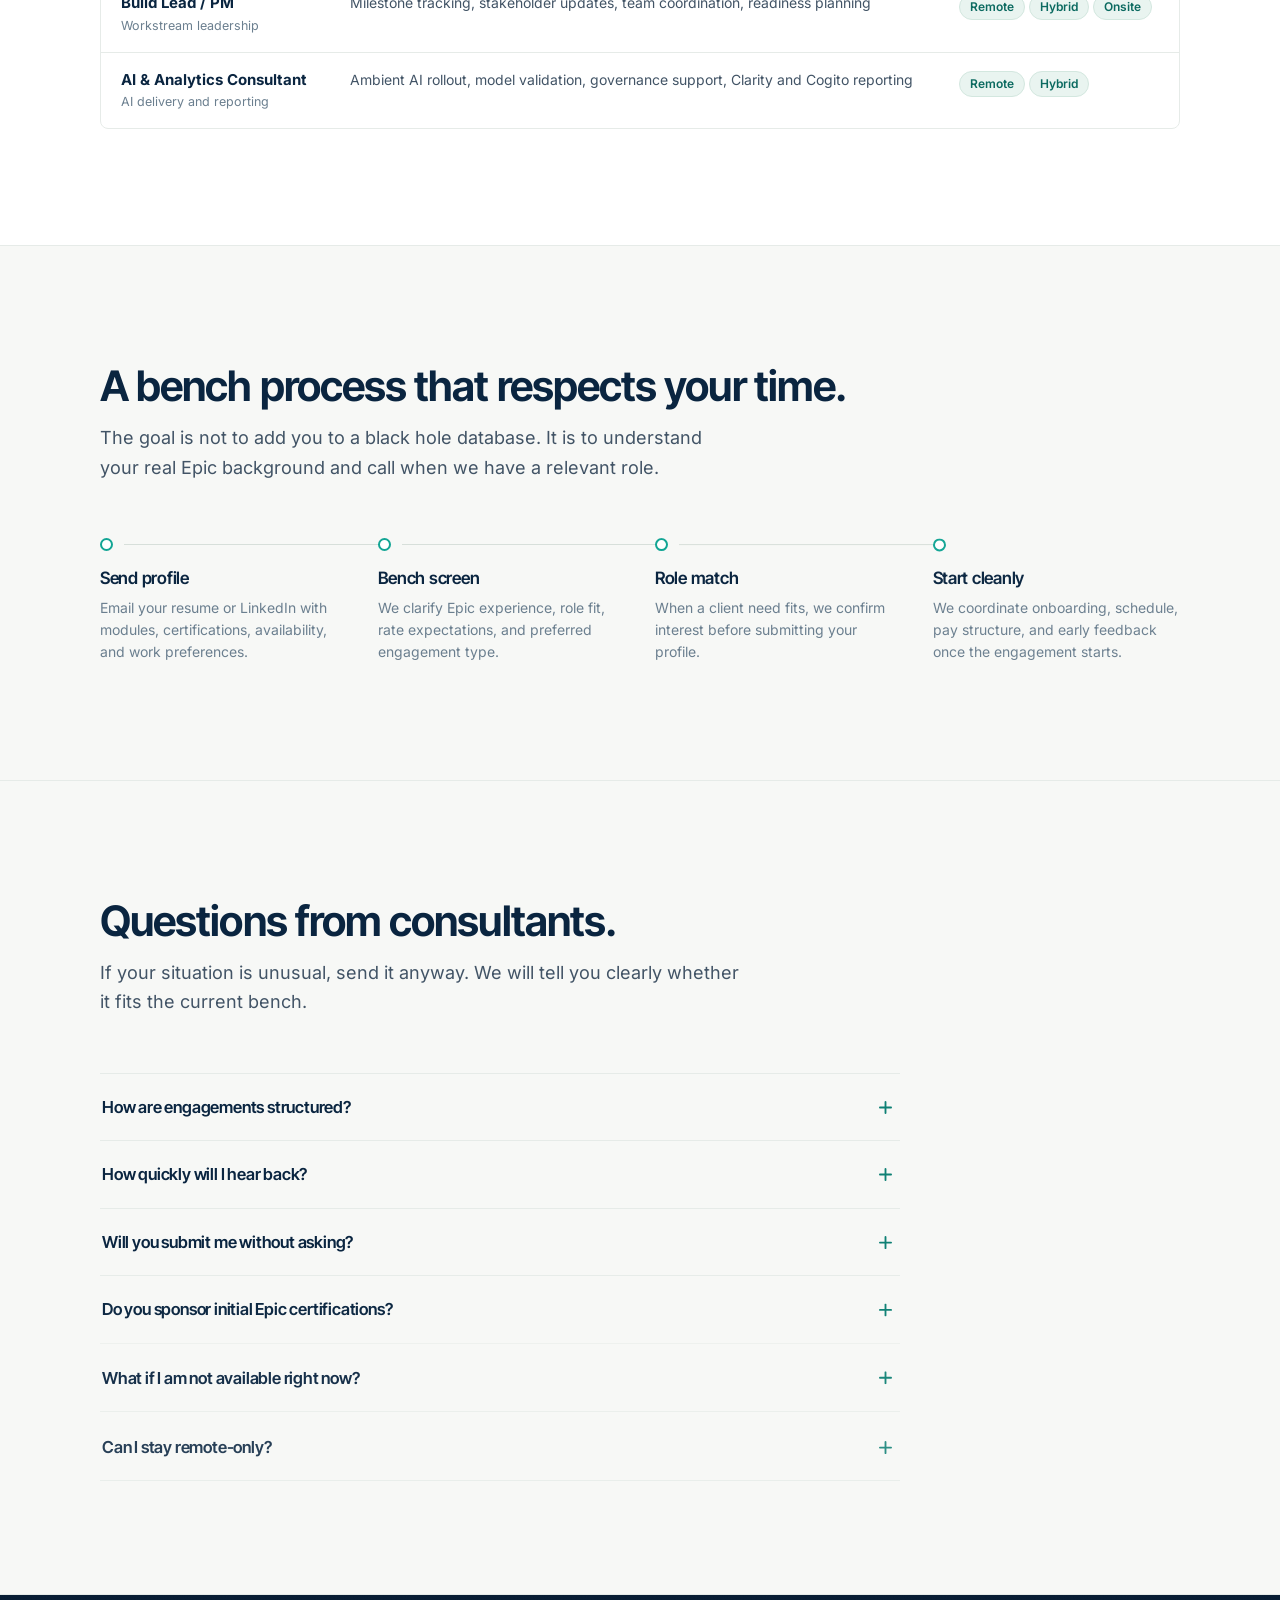
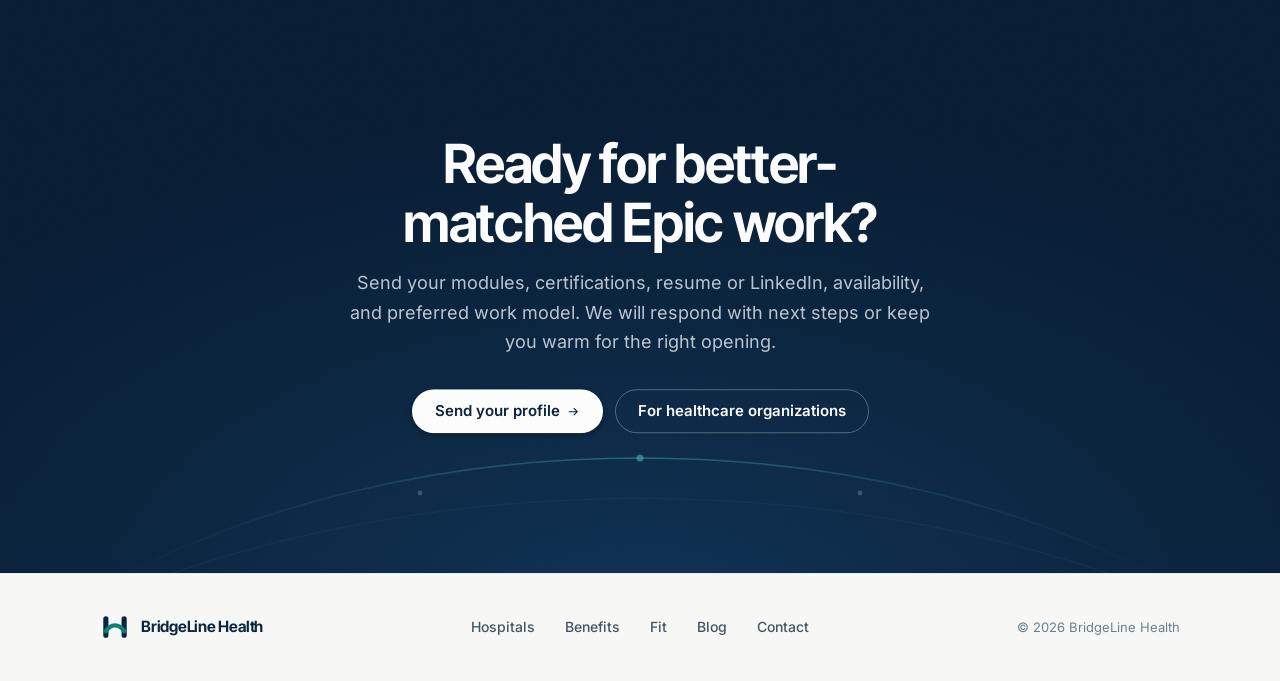
<file: consultants.html>
<!DOCTYPE html>
<html lang="en">
<head>
  <meta charset="UTF-8">
  <meta name="viewport" content="width=device-width, initial-scale=1.0">
  <title>BridgeLine Health | For Epic Consultants</title>
  <meta name="description" content="Join BridgeLine Health's Epic consultant bench for transparent rates, weekly pay, and matched Epic implementation, go-live, optimization, and training roles.">
  <meta name="theme-color" content="#0a1a2f">
  <link rel="canonical" href="https://bridgeline.health/consultants.html">

  <meta property="og:type" content="website">
  <meta property="og:url" content="https://bridgeline.health/consultants.html">
  <meta property="og:title" content="BridgeLine Health | For Epic Consultants">
  <meta property="og:description" content="Epic consulting work without the recruiter noise. Transparent rates, weekly pay, and submissions that actually fit your module and work preferences.">
  <meta property="og:image" content="https://bridgeline.health/logo2.jpg">

  <link rel="icon" type="image/svg+xml" href="data:image/svg+xml,%3Csvg xmlns='http://www.w3.org/2000/svg' viewBox='0 0 64 64'%3E%3Crect width='64' height='64' rx='14' fill='%23f2eee3'/%3E%3Crect x='10' y='12' width='10' height='40' rx='5' fill='%23101a2e'/%3E%3Crect x='44' y='12' width='10' height='40' rx='5' fill='%23101a2e'/%3E%3Cpath d='M15 40C24 26 40 26 49 40' fill='none' stroke='%230e6f68' stroke-width='8' stroke-linecap='round'/%3E%3C/svg%3E">

  <script>(function(){var d=document.documentElement;d.classList.add('js');try{if(!window.matchMedia('(prefers-reduced-motion: reduce)').matches){d.classList.add('anim-ok');}}catch(e){}})();</script>

  <link rel="preload" href="assets/fonts/inter-tight-var-latin.woff2" as="font" type="font/woff2" crossorigin>
  <link rel="preload" href="assets/fonts/inter-var-latin.woff2" as="font" type="font/woff2" crossorigin>
  <link rel="stylesheet" href="assets/css/styles.css?v=20261012">

  <script defer src="assets/js/vendor/gsap.min.js"></script>
  <script defer src="assets/js/vendor/ScrollTrigger.min.js"></script>
  <script type="module" src="assets/js/main.js?v=20261012"></script>

  <script type="application/ld+json">
  {
    "@context": "https://schema.org",
    "@type": "FAQPage",
    "mainEntity": [
      { "@type": "Question", "name": "How are engagements structured?", "acceptedAnswer": { "@type": "Answer", "text": "Structure depends on the client and the engagement. We confirm the details with you during the bench screen, before any submission." } },
      { "@type": "Question", "name": "How quickly will I hear back?", "acceptedAnswer": { "@type": "Answer", "text": "We aim to respond within two business days after receiving your profile and module details." } },
      { "@type": "Question", "name": "Will you submit me without asking?", "acceptedAnswer": { "@type": "Answer", "text": "No. We confirm role fit, rate expectations, work model, and interest before submission." } },
      { "@type": "Question", "name": "Do you sponsor initial Epic certifications?", "acceptedAnswer": { "@type": "Answer", "text": "Not currently. The best fit is someone with existing Epic credentials or meaningful production experience." } },
      { "@type": "Question", "name": "What if I am not available right now?", "acceptedAnswer": { "@type": "Answer", "text": "That is fine. We track future availability and reach out when the timing and role fit." } },
      { "@type": "Question", "name": "Can I stay remote-only?", "acceptedAnswer": { "@type": "Answer", "text": "Yes, tell us your preference. We staff remote, hybrid, and onsite roles and will filter accordingly." } }
    ]
  }
  </script>
  <link rel="alternate" type="application/rss+xml" title="BridgeLine Field Notes" href="/rss.xml">
</head>
<body>
  <a class="skip-link" href="#main">Skip to content</a>

  <header class="header">
    <div class="container">
      <a class="brand" href="index.html" aria-label="BridgeLine Health home">
        <svg class="brand__mark" viewBox="0 0 64 64" aria-hidden="true" focusable="false">
          <rect class="pillar" x="7" y="9" width="11" height="46" rx="5.5"></rect>
          <rect class="pillar" x="46" y="9" width="11" height="46" rx="5.5"></rect>
          <path class="arc" d="M12.5 41C23 24.5 41 24.5 51.5 41" fill="none" stroke-width="9" stroke-linecap="round"></path>
        </svg>
        <span class="brand__name">BridgeLine Health</span>
      </a>

      <nav aria-label="Primary">
        <ul class="nav-links">
          <li><a href="index.html">Hospitals</a></li>
          <li><a href="#benefits">Benefits</a></li>
          <li><a href="#fit">Fit</a></li>
          <li><a href="#roles">Roles</a></li>
          <li><a href="#faq">FAQ</a></li>
          <li><a href="/blog/">Blog</a></li>
        </ul>
      </nav>

      <div class="header__actions">
        <a class="btn btn--outline" href="index.html">For hospitals</a>
        <a class="btn btn--primary" href="https://airtable.com/appZsIyHXa74FLjAa/pagSYBa8anczbScVv/form">Join Us</a>
      </div>

      <button class="menu-btn" aria-expanded="false" aria-controls="mobile-menu" aria-label="Toggle navigation">
        <span></span><span></span><span></span>
      </button>
    </div>
  </header>

  <nav class="mobile-menu" id="mobile-menu" hidden aria-label="Mobile">
    <ul>
      <li><a href="index.html">Hospitals</a></li>
      <li><a href="#benefits">Benefits</a></li>
      <li><a href="#fit">Fit</a></li>
      <li><a href="#roles">Roles</a></li>
      <li><a href="#faq">FAQ</a></li>
          <li><a href="/blog/">Blog</a></li>
    </ul>
    <div class="mobile-menu__cta">
      <a class="btn btn--primary" href="https://airtable.com/appZsIyHXa74FLjAa/pagSYBa8anczbScVv/form">Join Us</a>
      <a class="btn btn--outline" href="index.html">For hospitals</a>
    </div>
  </nav>

  <main id="main">

    <!-- ============ HERO ============ -->
    <section class="hero c-hero" data-header-flip aria-labelledby="hero-title">
      <div class="hero__bg" aria-hidden="true">
        <svg class="hero__fallback" viewBox="0 0 900 620" fill="none" aria-hidden="true" focusable="false">
          <defs>
            <linearGradient id="hf-arc" x1="0" y1="0" x2="1" y2="0">
              <stop offset="0" stop-color="#3f76ac" stop-opacity="0.4"/>
              <stop offset="0.5" stop-color="#5fd9c6"/>
              <stop offset="1" stop-color="#3f76ac" stop-opacity="0.4"/>
            </linearGradient>
            <radialGradient id="hf-node" cx="0.5" cy="0.5" r="0.5">
              <stop offset="0" stop-color="#5fd9c6" stop-opacity="0.55"/>
              <stop offset="1" stop-color="#5fd9c6" stop-opacity="0"/>
            </radialGradient>
          </defs>

          <g opacity="0.1" transform="translate(0 800) scale(1 -1)">
            <path d="M120 388Q450 22 780 388" stroke="#5fd9c6" stroke-width="3"/>
            <path d="M70 392Q450 360 830 392" stroke="#3c648f" stroke-width="2"/>
            <line x1="120" y1="326" x2="120" y2="452" stroke="#7fb3e0" stroke-width="5" stroke-linecap="round"/>
            <line x1="780" y1="326" x2="780" y2="452" stroke="#7fb3e0" stroke-width="5" stroke-linecap="round"/>
          </g>

          <path d="M120 388Q450 22 780 388" stroke="#2fa392" stroke-width="12" opacity="0.1"/>
          <path d="M120 388Q450 22 780 388" stroke="#2fa392" stroke-width="6" opacity="0.22"/>

          <path d="M164 343V385M208 303V383M252 271V380M296 245V379M340 225V377M384 212V377M428 206V376M472 206V376M516 212V377M560 225V377M604 245V379M648 271V380M692 303V383M736 343V385" stroke="#7fb3e0" stroke-opacity="0.22" stroke-width="1"/>

          <path d="M70 392Q450 360 830 392" stroke="#3c648f" stroke-opacity="0.65" stroke-width="2"/>
          <path d="M70 400Q450 370 830 400" stroke="#3c648f" stroke-opacity="0.3" stroke-width="1.4"/>

          <path d="M120 388Q450 22 780 388" stroke="url(#hf-arc)" stroke-width="2.6"/>
          <path d="M126 382Q450 34 774 382" stroke="#5fd9c6" stroke-opacity="0.3" stroke-width="1.2"/>

          <path class="flow" d="M120 388Q450 22 780 388" stroke="#9ff0e2" stroke-width="3.6" stroke-linecap="round" stroke-dasharray="4 42" style="animation: hf-flow 7s linear infinite;"/>
          <path class="flow" d="M70 392Q450 360 830 392" stroke="#7fb3e0" stroke-width="2.6" stroke-linecap="round" stroke-dasharray="3 58" style="animation: hf-flow-r 11s linear infinite;"/>

          <line x1="120" y1="326" x2="120" y2="452" stroke="#7fb3e0" stroke-width="5" stroke-linecap="round"/>
          <line x1="780" y1="326" x2="780" y2="452" stroke="#7fb3e0" stroke-width="5" stroke-linecap="round"/>
          <circle cx="120" cy="326" r="20" fill="url(#hf-node)"/>
          <circle cx="780" cy="326" r="20" fill="url(#hf-node)"/>
          <circle cx="120" cy="326" r="3.4" fill="#9ff0e2"/>
          <circle cx="780" cy="326" r="3.4" fill="#9ff0e2"/>

          <g fill="#5fd9c6">
            <circle cx="208" cy="303" r="2.4" opacity=".75"/><circle cx="296" cy="245" r="2.8" opacity=".9"/><circle cx="384" cy="212" r="2.4" opacity=".8"/><circle cx="450" cy="205" r="4.4"/><circle cx="516" cy="212" r="2.4" opacity=".8"/><circle cx="604" cy="245" r="2.8" opacity=".9"/><circle cx="692" cy="303" r="2.4" opacity=".75"/>
          </g>
          <g fill="#7fb3e0" opacity=".7">
            <circle cx="252" cy="380" r="1.8"/><circle cx="340" cy="377" r="1.8"/><circle cx="428" cy="376" r="1.8"/><circle cx="516" cy="377" r="1.8"/><circle cx="604" cy="379" r="1.8"/><circle cx="692" cy="383" r="1.8"/>
          </g>

          <circle class="ping" cx="780" cy="326" r="16" stroke="#5fd9c6" stroke-width="2" style="transform-box: fill-box; transform-origin: center; animation: hf-ping 7s ease-out infinite;"/>

          <g fill="#3f76ac" opacity=".5">
            <circle cx="90" cy="130" r="1.6"/><circle cx="270" cy="80" r="1.3"/><circle cx="520" cy="62" r="1.6"/><circle cx="700" cy="110" r="1.3"/><circle cx="840" cy="180" r="1.5"/><circle cx="60" cy="300" r="1.3"/><circle cx="856" cy="340" r="1.4"/><circle cx="200" cy="160" r="1.2"/><circle cx="620" cy="140" r="1.4"/>
          </g>

          <style>
            @keyframes hf-flow { to { stroke-dashoffset: -460; } }
            @keyframes hf-flow-r { to { stroke-dashoffset: 488; } }
            @keyframes hf-ping { 0%, 56% { opacity: 0; transform: scale(0.3); } 62% { opacity: 0.8; } 100% { opacity: 0; transform: scale(1.7); } }
          </style>
        </svg>
        <div class="hero__scrim"></div>
        <div class="noise"></div>
      </div>

      <div class="container c-hero__inner">
        <div class="hero__content">
          <p class="eyebrow" data-hero>For Epic consultants</p>
          <h1 class="hero__title" id="hero-title" data-hero>Epic consulting work without the <span class="accent">recruiter noise.</span></h1>
          <p class="hero__copy" data-hero>BridgeLine connects Epic analysts, trainers, build leads, PMs, go-live consultants, and healthcare AI and analytics specialists with matched health-system work. You get transparent rates, weekly pay, direct founder communication, and submissions that actually fit your module and work preferences.</p>
          <div class="hero__actions" data-hero>
            <a class="btn btn--primary" href="https://airtable.com/appZsIyHXa74FLjAa/pagSYBa8anczbScVv/form">
              Send your profile
              <svg class="btn__arrow" width="15" height="15" viewBox="0 0 24 24" fill="none" aria-hidden="true"><path d="M4 12h15M13 6l6 6-6 6" stroke="currentColor" stroke-width="2" stroke-linecap="round" stroke-linejoin="round"/></svg>
            </a>
            <a class="btn btn--outline" href="#fit">Check fit criteria</a>
          </div>
        </div>

        <aside class="profile" data-hero aria-label="Example consultant profile">
          <div class="profile__top">
            <h2>BridgeLine Profile</h2>
            <p>What we capture so the right roles reach you first.</p>
          </div>
          <div class="profile__row"><strong>Modules</strong><span>ASAP, Willow, Resolute PB, Ambulatory, Clarity, Inpatient</span></div>
          <div class="profile__row"><strong>Role type</strong><span>Analyst, build lead, principal trainer, project manager, AI &amp; analytics</span></div>
          <div class="profile__row"><strong>Work model</strong><span>Remote, hybrid, onsite go-live windows</span></div>
          <div class="profile__row"><strong>Availability</strong><span>Start date, travel limits, rate range, contract preference</span></div>
          <div class="profile__row"><strong>Submission</strong><span>Only when module, timeline, rate, and fit are aligned</span></div>
        </aside>
      </div>
    </section>

    <!-- ============ PROOF + BENEFITS ============ -->
    <section class="section section--cream section--angled" id="benefits" aria-labelledby="benefits-title">
      <div class="container">
        <ul class="metrics" data-reveal-stagger aria-label="Consultant benefits">
          <li class="metric">
            <strong>Weekly</strong>
            <span>Pay cadence for active engagements.</span>
          </li>
          <li class="metric">
            <strong>Matched</strong>
            <span>Submitted only when module, timeline, rate, and fit align.</span>
          </li>
          <li class="metric">
            <strong><span data-count="2">2</span> days</strong>
            <span>Typical response time after profile submission.</span>
          </li>
          <li class="metric">
            <strong>No spam</strong>
            <span>We do not blast your resume into mismatched roles.</span>
          </li>
        </ul>

        <header class="section-head" data-reveal>
          <div>
            <h2 class="section-title" id="benefits-title">You should know the role, rate, and fit before your name is submitted.</h2>
            <p class="section-lede">BridgeLine was built for experienced Epic people who are tired of vague job blasts, unclear rates, and recruiters who cannot tell the difference between classroom exposure and production build.</p>
          </div>
        </header>

        <div class="feature-grid" data-reveal-stagger>
          <article class="feature">
            <div class="feature__icon" aria-hidden="true">
              <svg viewBox="0 0 24 24"><path d="M3.5 11.9l8 8a2.4 2.4 0 0 0 3.4 0l5.5-5.5a2.4 2.4 0 0 0 0-3.4l-8-8H6a2.5 2.5 0 0 0-2.5 2.5z" fill="currentColor" opacity="0.16"/><circle cx="8.6" cy="8.6" r="2" fill="currentColor"/><path d="M11.5 15.5l4-4" stroke="currentColor" stroke-width="2.4" stroke-linecap="round"/></svg>
            </div>
            <h3>Transparent rates</h3>
            <p>We discuss expected rate range before submission so there are fewer surprises after the client call.</p>
          </article>
          <article class="feature">
            <div class="feature__icon" aria-hidden="true">
              <svg viewBox="0 0 24 24"><rect x="3.5" y="5" width="17" height="15.5" rx="3" fill="currentColor" opacity="0.16"/><path d="M8 3v3.4M16 3v3.4" stroke="currentColor" stroke-width="2.4" stroke-linecap="round"/><path d="M9.2 14.6l2 2 3.6-3.6" fill="none" stroke="currentColor" stroke-width="2.4" stroke-linecap="round" stroke-linejoin="round"/></svg>
            </div>
            <h3>Weekly pay</h3>
            <p>Active consultants are paid weekly. No net-90 waiting game for work already completed.</p>
          </article>
          <article class="feature">
            <div class="feature__icon" aria-hidden="true">
              <svg viewBox="0 0 24 24"><circle cx="12" cy="12" r="8.5" fill="currentColor" opacity="0.16"/><circle cx="12" cy="12" r="5" fill="none" stroke="currentColor" stroke-width="2.2"/><circle cx="12" cy="12" r="1.9" fill="currentColor"/></svg>
            </div>
            <h3>Fewer bad fits</h3>
            <p>Your module, work model, availability, travel preference, and contract structure shape the search.</p>
          </article>
          <article class="feature">
            <div class="feature__icon" aria-hidden="true">
              <svg viewBox="0 0 24 24"><path d="M20.5 13.6a2.5 2.5 0 0 1-2.5 2.5H9l-5 4V6.5A2.5 2.5 0 0 1 6.5 4H18a2.5 2.5 0 0 1 2.5 2.5z" fill="currentColor" opacity="0.16"/><path d="M8.5 9h7M8.5 12.4h4.6" stroke="currentColor" stroke-width="2.3" stroke-linecap="round"/></svg>
            </div>
            <h3>Direct communication</h3>
            <p>You work with BridgeLine directly, with clear client context and honest feedback when we have it.</p>
          </article>
        </div>
      </div>
    </section>

    <!-- ============ FIT ============ -->
    <section class="band" id="fit" aria-labelledby="fit-title">
      <svg class="band__arc" viewBox="0 0 720 480" fill="none" aria-hidden="true" focusable="false">
        <path d="M40 420C240 140 480 140 680 420" stroke="#5fd9c6" stroke-opacity="0.1" stroke-width="1.5"/>
        <path d="M40 440C250 200 470 200 680 440" stroke="#3f76ac" stroke-opacity="0.12" stroke-width="1.2"/>
        <path d="M40 400C230 90 490 90 680 400" stroke="#3f76ac" stroke-opacity="0.07" stroke-width="1"/>
        <circle cx="360" cy="210" r="3.5" fill="#5fd9c6" fill-opacity="0.35"/>
        <circle cx="200" cy="280" r="2.5" fill="#7fb3e0" fill-opacity="0.3"/>
        <circle cx="520" cy="280" r="2.5" fill="#7fb3e0" fill-opacity="0.3"/>
      </svg>
      <div class="noise" aria-hidden="true"></div>

      <div class="container">
        <header class="section-head" data-reveal>
          <div>
            <h2 class="section-title" id="fit-title">A strong BridgeLine profile has Epic depth and real delivery experience.</h2>
            <p class="section-lede">You do not need to be available today. We keep an active bench and reach out when the work fits.</p>
          </div>
        </header>

        <div class="fit-grid" data-reveal-stagger>
          <div class="fit-panel fit-panel--strong">
            <h3><i aria-hidden="true"></i>Strong fit</h3>
            <ul class="fit-list">
              <li>Epic certification or credential in one or more modules</li>
              <li>Production build, implementation, optimization, or support experience</li>
              <li>At least one go-live, upgrade, training rollout, or major workstream</li>
              <li>Clinical informatics, AI, or analytics delivery inside Epic environments</li>
              <li>Clear work model preferences: remote, hybrid, onsite, or travel windows</li>
              <li>Open to contract, contract-to-hire, or longer consulting engagements</li>
            </ul>
          </div>
          <div class="fit-panel fit-panel--muted">
            <h3><i aria-hidden="true"></i>Not a fit yet</h3>
            <ul class="fit-list fit-list--muted">
              <li>Healthcare IT experience but no Epic exposure</li>
              <li>Classroom-only exposure without production or client work</li>
              <li>Other EHR experience only, such as Cerner, MEDITECH, or Allscripts</li>
              <li>Looking for initial Epic certification sponsorship</li>
              <li>Unable to provide module, role, or project details for screening</li>
            </ul>
          </div>
        </div>
      </div>
    </section>

    <!-- ============ ROLES ============ -->
    <section class="section section--cream" id="roles" aria-labelledby="roles-title">
      <div class="container">
        <header class="section-head" data-reveal>
          <div>
            <h2 class="section-title" id="roles-title">From build work to go-live floors, we match the work to the person.</h2>
            <p class="section-lede">BridgeLine supports clinical, revenue cycle, access, reporting, and training workstreams across major Epic modules.</p>
          </div>
        </header>

        <div class="table-scroll" data-reveal>
          <table class="roles-table">
            <thead>
              <tr>
                <th scope="col">Role</th>
                <th scope="col">Common work</th>
                <th scope="col">Work model</th>
              </tr>
            </thead>
            <tbody>
              <tr>
                <td><strong>Application Analyst</strong><span class="sub">Module build and support</span></td>
                <td>Configuration, testing, workqueues, validation, issue triage, optimization</td>
                <td><span class="tag">Remote</span><span class="tag">Hybrid</span></td>
              </tr>
              <tr>
                <td><strong>Principal Trainer</strong><span class="sub">Training strategy and delivery</span></td>
                <td>Curriculum, classroom delivery, super-user support, training readiness</td>
                <td><span class="tag">Hybrid</span><span class="tag">Onsite</span></td>
              </tr>
              <tr>
                <td><strong>Credentialed Trainer</strong><span class="sub">End-user training</span></td>
                <td>Classroom training, workflow education, optimization training, elbow support</td>
                <td><span class="tag">Remote</span><span class="tag">Onsite</span></td>
              </tr>
              <tr>
                <td><strong>At-the-Elbow Support</strong><span class="sub">Activation support</span></td>
                <td>Go-live floor support, workflow guidance, issue escalation, end-user support</td>
                <td><span class="tag">Onsite</span></td>
              </tr>
              <tr>
                <td><strong>Build Lead / PM</strong><span class="sub">Workstream leadership</span></td>
                <td>Milestone tracking, stakeholder updates, team coordination, readiness planning</td>
                <td><span class="tag">Remote</span><span class="tag">Hybrid</span><span class="tag">Onsite</span></td>
              </tr>
              <tr>
                <td><strong>AI &amp; Analytics Consultant</strong><span class="sub">AI delivery and reporting</span></td>
                <td>Ambient AI rollout, model validation, governance support, Clarity and Cogito reporting</td>
                <td><span class="tag">Remote</span><span class="tag">Hybrid</span></td>
              </tr>
            </tbody>
          </table>
        </div>
      </div>
    </section>

    <!-- ============ HOW IT WORKS ============ -->
    <section class="section section--deep" id="process" aria-labelledby="how-title">
      <div class="container">
        <header class="section-head" data-reveal>
          <div>
            <h2 class="section-title" id="how-title">A bench process that respects your time.</h2>
            <p class="section-lede">The goal is not to add you to a black hole database. It is to understand your real Epic background and call when we have a relevant role.</p>
          </div>
        </header>

        <div class="flow-steps" data-reveal-stagger>
          <article class="flow-step">
            <h3>Send profile</h3>
            <p>Email your resume or LinkedIn with modules, certifications, availability, and work preferences.</p>
          </article>
          <article class="flow-step">
            <h3>Bench screen</h3>
            <p>We clarify Epic experience, role fit, rate expectations, and preferred engagement type.</p>
          </article>
          <article class="flow-step">
            <h3>Role match</h3>
            <p>When a client need fits, we confirm interest before submitting your profile.</p>
          </article>
          <article class="flow-step">
            <h3>Start cleanly</h3>
            <p>We coordinate onboarding, schedule, pay structure, and early feedback once the engagement starts.</p>
          </article>
        </div>
      </div>
    </section>

    <!-- ============ FAQ ============ -->
    <section class="section section--paper" id="faq" aria-labelledby="faq-title">
      <div class="container">
        <header class="section-head" data-reveal>
          <div>
            <h2 class="section-title" id="faq-title">Questions from consultants.</h2>
            <p class="section-lede">If your situation is unusual, send it anyway. We will tell you clearly whether it fits the current bench.</p>
          </div>
        </header>

        <div class="faq-list" data-reveal-stagger>
          <details class="faq-item">
            <summary>
              How are engagements structured?
              <span class="faq__icon" aria-hidden="true"><svg viewBox="0 0 14 14" fill="none"><path d="M7 1v12M1 7h12" stroke="currentColor" stroke-width="2" stroke-linecap="round"/></svg></span>
            </summary>
            <div class="faq__body"><p>Structure depends on the client and the engagement. We confirm the details with you during the bench screen, before any submission.</p></div>
          </details>

          <details class="faq-item">
            <summary>
              How quickly will I hear back?
              <span class="faq__icon" aria-hidden="true"><svg viewBox="0 0 14 14" fill="none"><path d="M7 1v12M1 7h12" stroke="currentColor" stroke-width="2" stroke-linecap="round"/></svg></span>
            </summary>
            <div class="faq__body"><p>We aim to respond within two business days after receiving your profile and module details.</p></div>
          </details>

          <details class="faq-item">
            <summary>
              Will you submit me without asking?
              <span class="faq__icon" aria-hidden="true"><svg viewBox="0 0 14 14" fill="none"><path d="M7 1v12M1 7h12" stroke="currentColor" stroke-width="2" stroke-linecap="round"/></svg></span>
            </summary>
            <div class="faq__body"><p>No. We confirm role fit, rate expectations, work model, and interest before submission.</p></div>
          </details>

          <details class="faq-item">
            <summary>
              Do you sponsor initial Epic certifications?
              <span class="faq__icon" aria-hidden="true"><svg viewBox="0 0 14 14" fill="none"><path d="M7 1v12M1 7h12" stroke="currentColor" stroke-width="2" stroke-linecap="round"/></svg></span>
            </summary>
            <div class="faq__body"><p>Not currently. The best fit is someone with existing Epic credentials or meaningful production experience.</p></div>
          </details>

          <details class="faq-item">
            <summary>
              What if I am not available right now?
              <span class="faq__icon" aria-hidden="true"><svg viewBox="0 0 14 14" fill="none"><path d="M7 1v12M1 7h12" stroke="currentColor" stroke-width="2" stroke-linecap="round"/></svg></span>
            </summary>
            <div class="faq__body"><p>That is fine. We track future availability and reach out when the timing and role fit.</p></div>
          </details>

          <details class="faq-item">
            <summary>
              Can I stay remote-only?
              <span class="faq__icon" aria-hidden="true"><svg viewBox="0 0 14 14" fill="none"><path d="M7 1v12M1 7h12" stroke="currentColor" stroke-width="2" stroke-linecap="round"/></svg></span>
            </summary>
            <div class="faq__body"><p>Yes, tell us your preference. We staff remote, hybrid, and onsite roles and will filter accordingly.</p></div>
          </details>
        </div>
      </div>
    </section>

    <!-- ============ FINAL CTA ============ -->
    <section class="cta" aria-labelledby="cta-title">
      <svg class="cta__arc" viewBox="0 0 1100 260" fill="none" aria-hidden="true" focusable="false">
        <defs>
          <linearGradient id="cta-grad" x1="0" y1="0" x2="1" y2="0">
            <stop offset="0" stop-color="#3f76ac" stop-opacity="0"/>
            <stop offset="0.5" stop-color="#5fd9c6" stop-opacity="0.55"/>
            <stop offset="1" stop-color="#3f76ac" stop-opacity="0"/>
          </linearGradient>
        </defs>
        <path d="M0 240C320 60 780 60 1100 240" stroke="url(#cta-grad)" stroke-width="1.6"/>
        <path d="M0 252C330 110 770 110 1100 252" stroke="#3f76ac" stroke-opacity="0.18" stroke-width="1.2"/>
        <circle cx="550" cy="105" r="3.5" fill="#5fd9c6" fill-opacity="0.7"/>
        <circle cx="330" cy="140" r="2.4" fill="#7fb3e0" fill-opacity="0.5"/>
        <circle cx="770" cy="140" r="2.4" fill="#7fb3e0" fill-opacity="0.5"/>
      </svg>
      <div class="noise" aria-hidden="true"></div>

      <div class="container cta__inner" data-reveal>
        <h2 id="cta-title">Ready for better-matched Epic work?</h2>
        <p>Send your modules, certifications, resume or LinkedIn, availability, and preferred work model. We will respond with next steps or keep you warm for the right opening.</p>
        <div class="cta__actions">
          <a class="btn btn--primary" href="https://airtable.com/appZsIyHXa74FLjAa/pagSYBa8anczbScVv/form">
            Send your profile
            <svg class="btn__arrow" width="15" height="15" viewBox="0 0 24 24" fill="none" aria-hidden="true"><path d="M4 12h15M13 6l6 6-6 6" stroke="currentColor" stroke-width="2" stroke-linecap="round" stroke-linejoin="round"/></svg>
          </a>
          <a class="btn btn--outline" href="index.html">For healthcare organizations</a>
        </div>
      </div>
    </section>
  </main>

  <!-- ============ FOOTER ============ -->
  <footer class="footer">
    <div class="container footer__inner">
      <a class="brand" href="index.html" aria-label="BridgeLine Health home">
        <svg class="brand__mark" viewBox="0 0 64 64" aria-hidden="true" focusable="false">
          <rect class="pillar" x="7" y="9" width="11" height="46" rx="5.5"></rect>
          <rect class="pillar" x="46" y="9" width="11" height="46" rx="5.5"></rect>
          <path class="arc" d="M12.5 41C23 24.5 41 24.5 51.5 41" fill="none" stroke-width="9" stroke-linecap="round"></path>
        </svg>
        <span class="brand__name">BridgeLine Health</span>
      </a>

      <ul class="footer__links">
        <li><a href="index.html">Hospitals</a></li>
        <li><a href="#benefits">Benefits</a></li>
        <li><a href="#fit">Fit</a></li>
        <li><a href="/blog/">Blog</a></li>
        <li><a href="mailto:inquiries@bridgeline.health">Contact</a></li>
      </ul>

      <span class="footer__meta">&copy; <span data-year>2026</span> BridgeLine Health</span>
    </div>
  </footer>
</body>
</html>
</file>
<file: assets/css/styles.css>
/* ==========================================================================
   BridgeLine Health — design system
   Stripe-inspired enterprise aesthetic, warmed for healthcare:
   Inter Tight display + Inter UI, deep navy #0A2540, hairline cards,
   pill buttons, restrained teal→sky→amber gradient accents.
   ========================================================================== */

/* ---------- Fonts (self-hosted variable fonts; latin subset) ---------- */
@font-face {
  font-family: "Inter";
  font-style: normal;
  font-weight: 100 900;
  font-display: swap;
  src: url("../fonts/inter-var-latin.woff2") format("woff2");
  unicode-range: U+0000-00FF, U+0131, U+0152-0153, U+02BB-02BC, U+02C6, U+02DA, U+02DC, U+0304, U+0308, U+0329, U+2000-206F, U+20AC, U+2122, U+2191, U+2193, U+2212, U+2215, U+FEFF, U+FFFD;
}
@font-face {
  font-family: "Inter Tight";
  font-style: normal;
  font-weight: 100 900;
  font-display: swap;
  src: url("../fonts/inter-tight-var-latin.woff2") format("woff2");
  unicode-range: U+0000-00FF, U+0131, U+0152-0153, U+02BB-02BC, U+02C6, U+02DA, U+02DC, U+0304, U+0308, U+0329, U+2000-206F, U+20AC, U+2122, U+2191, U+2193, U+2212, U+2215, U+FEFF, U+FFFD;
}

/* ---------- Tokens ---------- */
:root {
  /* color */
  --navy: #0a2540;
  --navy-deep: #071c33;
  --navy-darkest: #04101f;

  --ink: #0a2540;
  --slate: #425466;
  --slate-muted: #6b7f8f;

  --bg: #ffffff;
  --bg-soft: #f7f8f6;
  --bg-soft-deep: #f1f3ef;
  --line: #e6ebe8;
  --line-strong: #d7dfda;

  --accent: #0e8074;
  --accent-strong: #0b6a60;
  --accent-bright: #12a594;
  --teal-glow: #5eead4;
  --sky: #38bdf8;
  --amber: #f4b45e;

  --on-dark-body: rgba(240, 246, 252, 0.78);
  --on-dark-muted: rgba(240, 246, 252, 0.56);
  --on-dark-line: rgba(240, 246, 252, 0.14);
  --white-warm: #f8fafc;

  --grad-ribbon: linear-gradient(92deg, #14b8a6, #38bdf8 52%, #f4b45e);

  /* type */
  --font-display: "Inter Tight", "Inter", system-ui, -apple-system, "Segoe UI", sans-serif;
  --font-body: "Inter", system-ui, -apple-system, "Segoe UI", sans-serif;

  /* layout */
  --max: 1160px;
  --pad: clamp(20px, 4vw, 40px);
  --header-h: 72px;
  --radius-card: 8px;

  --shadow-card: 0 2px 5px -1px rgba(50, 50, 93, 0.06), 0 1px 3px -1px rgba(0, 0, 0, 0.05);
  --shadow-card-hover: 0 13px 27px -5px rgba(50, 50, 93, 0.14), 0 8px 16px -8px rgba(0, 0, 0, 0.12);
  --shadow-float: 0 30px 60px -12px rgba(10, 37, 64, 0.32), 0 18px 36px -18px rgba(0, 0, 0, 0.3);

  --ease-out: cubic-bezier(0.22, 1, 0.36, 1);
}

/* ---------- Reset / base ---------- */
*, *::before, *::after { box-sizing: border-box; }
* { margin: 0; }

html {
  scroll-behavior: smooth;
  -webkit-text-size-adjust: 100%;
}

@media (prefers-reduced-motion: reduce) {
  html { scroll-behavior: auto; }
}

body {
  font-family: var(--font-body);
  font-size: 16px;
  line-height: 1.6;
  color: var(--slate);
  background: var(--bg);
  -webkit-font-smoothing: antialiased;
  text-rendering: optimizeLegibility;
  overflow-x: hidden;
}

img, svg, canvas { display: block; max-width: 100%; }
a { color: inherit; }
ul, ol { padding: 0; }
button { font: inherit; color: inherit; }

h1, h2, h3, h4 {
  font-family: var(--font-display);
  color: var(--ink);
  font-weight: 600;
  line-height: 1.25;
  letter-spacing: -0.01em;
  overflow-wrap: break-word;
}

[id] { scroll-margin-top: calc(var(--header-h) + 28px); }

::selection { background: #b9ece2; color: var(--navy); }

:focus-visible {
  outline: 2px solid var(--accent-bright);
  outline-offset: 3px;
  border-radius: 4px;
}

.skip-link {
  position: absolute;
  top: 10px; left: 10px;
  z-index: 200;
  padding: 10px 16px;
  background: var(--navy);
  color: #fff;
  font-weight: 600;
  font-size: 14px;
  border-radius: 999px;
  text-decoration: none;
  transform: translateY(-200%);
  transition: transform 0.2s var(--ease-out);
}
.skip-link:focus { transform: translateY(0); }

.container {
  max-width: var(--max);
  margin-inline: auto;
  padding-inline: var(--pad);
}

/* Animation pre-state: only applied when JS confirms motion is allowed. */
.anim-ok [data-hero],
.anim-ok [data-reveal],
.anim-ok [data-reveal-stagger] > *:not(.route) { opacity: 0; }

/* ---------- Type helpers ---------- */
.section-title {
  font-size: clamp(28px, 22px + 1.9vw, 42px);
  font-weight: 650;
  line-height: 1.12;
  letter-spacing: -0.022em;
  text-wrap: balance;
  margin-bottom: 14px;
}

.section-lede {
  font-size: clamp(16px, 15px + 0.3vw, 18px);
  line-height: 1.65;
  max-width: 640px;
  text-wrap: pretty;
}

/* ---------- Buttons (compact pills) ---------- */
.btn {
  display: inline-flex;
  align-items: center;
  justify-content: center;
  gap: 7px;
  min-height: 44px;
  padding: 0 22px;
  border-radius: 999px;
  border: 1px solid transparent;
  font-size: 15px;
  font-weight: 600;
  letter-spacing: 0;
  text-decoration: none;
  white-space: nowrap;
  cursor: pointer;
  transition:
    transform 0.18s var(--ease-out),
    box-shadow 0.18s var(--ease-out),
    background-color 0.18s var(--ease-out),
    border-color 0.18s var(--ease-out),
    color 0.18s var(--ease-out),
    opacity 0.18s var(--ease-out);
}
.btn:hover { transform: translateY(-1px); }
.btn:active { transform: translateY(0); transition-duration: 0.06s; }

.btn .btn__arrow {
  flex: none;
  width: 13px;
  height: 13px;
  transition: transform 0.18s var(--ease-out);
}
.btn:hover .btn__arrow { transform: translateX(3px); }

.btn--primary {
  background: var(--accent);
  color: #ffffff;
  box-shadow: 0 1px 2px rgba(10, 37, 64, 0.18);
}
.btn--primary:hover {
  background: var(--accent-strong);
  box-shadow: 0 6px 14px -4px rgba(14, 128, 116, 0.5);
}

.btn--light {
  background: #ffffff;
  color: var(--navy);
  box-shadow: 0 1px 2px rgba(0, 0, 0, 0.22);
}
.btn--light:hover { background: #eef4f9; }

.btn--outline {
  background: transparent;
  border-color: color-mix(in srgb, currentColor 30%, transparent);
  color: inherit;
}
.btn--outline:hover {
  border-color: color-mix(in srgb, currentColor 52%, transparent);
  background: color-mix(in srgb, currentColor 6%, transparent);
}

@supports not (color: color-mix(in srgb, red 10%, blue)) {
  .btn--outline { border-color: currentColor; }
}

.btn--sm { min-height: 38px; padding: 0 18px; font-size: 14px; }

/* dark sections use white primary pills, Stripe-style */
.hero .btn--primary,
.cta .btn--primary {
  background: #ffffff;
  color: var(--navy);
  box-shadow: 0 2px 6px rgba(0, 0, 0, 0.28);
}
.hero .btn--primary:hover,
.cta .btn--primary:hover { background: #e8f1f4; }

/* ---------- Logomark ---------- */
.brand {
  display: inline-flex;
  align-items: center;
  gap: 11px;
  text-decoration: none;
  color: inherit;
  flex: none;
}
.brand__mark { width: 34px; height: 34px; flex: none; }
.brand__mark .pillar { fill: var(--navy); transition: fill 0.3s ease; }
.brand__mark .arc { stroke: var(--accent); transition: stroke 0.3s ease; }
.brand__name {
  font-family: var(--font-display);
  font-size: 17px;
  font-weight: 650;
  letter-spacing: -0.015em;
  color: var(--ink);
  transition: color 0.3s ease;
}

/* ---------- Header ---------- */
.header {
  position: fixed;
  inset: 0 0 auto 0;
  z-index: 100;
  height: var(--header-h);
  display: flex;
  align-items: center;
  background: transparent;
  border-bottom: 1px solid transparent;
  transition: background-color 0.3s ease, border-color 0.3s ease, box-shadow 0.3s ease, backdrop-filter 0.3s ease;
}

.header .container {
  width: 100%;
  display: flex;
  align-items: center;
  justify-content: space-between;
  gap: 28px;
}

/* dark context (over hero) */
.header .brand__mark .pillar { fill: #ffffff; }
.header .brand__mark .arc { stroke: var(--teal-glow); }
.header .brand__name { color: #ffffff; }

.nav-links {
  display: flex;
  align-items: center;
  gap: 2px;
  list-style: none;
}
.nav-links a {
  display: inline-block;
  padding: 8px 13px;
  border-radius: 999px;
  font-size: 15px;
  font-weight: 550;
  text-decoration: none;
  color: rgba(240, 246, 252, 0.82);
  transition: color 0.18s ease, background-color 0.18s ease;
}
.nav-links a:hover {
  color: #ffffff;
  background: rgba(240, 246, 252, 0.1);
}

.header__actions {
  display: flex;
  align-items: center;
  gap: 10px;
}
.header__actions .btn { min-height: 38px; padding: 0 17px; font-size: 14px; }
.header__actions .btn--outline { color: #ffffff; }
.header__actions .btn--primary {
  background: #ffffff;
  color: var(--navy);
}
.header__actions .btn--primary:hover { background: #e8f1f4; }

/* light state once scrolled past hero */
.header--light {
  background: rgba(255, 255, 255, 0.88);
  -webkit-backdrop-filter: blur(12px) saturate(1.6);
  backdrop-filter: blur(12px) saturate(1.6);
  border-bottom-color: var(--line);
}
.header--light.header--raised { box-shadow: 0 7px 24px -16px rgba(10, 37, 64, 0.3); }
.header--light .brand__mark .pillar { fill: var(--navy); }
.header--light .brand__mark .arc { stroke: var(--accent); }
.header--light .brand__name { color: var(--ink); }
.header--light .nav-links a { color: var(--slate); }
.header--light .nav-links a:hover { color: var(--ink); background: rgba(10, 37, 64, 0.06); }
.header--light .header__actions .btn--outline { color: var(--ink); }
.header--light .header__actions .btn--primary {
  background: var(--accent);
  color: #ffffff;
}
.header--light .header__actions .btn--primary:hover { background: var(--accent-strong); }

/* mobile menu */
.menu-btn {
  display: none;
  position: relative;
  width: 44px;
  height: 44px;
  border: 0;
  border-radius: 10px;
  background: transparent;
  cursor: pointer;
}
.menu-btn span {
  position: absolute;
  left: 11px;
  width: 22px;
  height: 2px;
  border-radius: 2px;
  background: #ffffff;
  transition: transform 0.3s var(--ease-out), opacity 0.2s ease, background-color 0.3s ease;
}
.header--light .menu-btn span { background: var(--ink); }
.menu-btn span:nth-child(1) { top: 15px; }
.menu-btn span:nth-child(2) { top: 21px; }
.menu-btn span:nth-child(3) { top: 27px; }
.menu-btn[aria-expanded="true"] span:nth-child(1) { transform: translateY(6px) rotate(45deg); }
.menu-btn[aria-expanded="true"] span:nth-child(2) { opacity: 0; }
.menu-btn[aria-expanded="true"] span:nth-child(3) { transform: translateY(-6px) rotate(-45deg); }

.mobile-menu {
  position: fixed;
  top: var(--header-h);
  left: 0; right: 0;
  z-index: 99;
  padding: 8px var(--pad) 24px;
  background: rgba(7, 25, 45, 0.97);
  -webkit-backdrop-filter: blur(18px);
  backdrop-filter: blur(18px);
  border-bottom: 1px solid var(--on-dark-line);
  box-shadow: var(--shadow-float);
}
.mobile-menu[hidden] { display: none; }
.mobile-menu ul { list-style: none; }
.mobile-menu li + li { border-top: 1px solid var(--on-dark-line); }
.mobile-menu a:not(.btn) {
  display: block;
  padding: 14px 4px;
  font-size: 16px;
  font-weight: 600;
  text-decoration: none;
  color: #ffffff;
}
.mobile-menu__cta {
  display: grid;
  gap: 10px;
  margin-top: 16px;
}
.mobile-menu__cta .btn--outline { color: #ffffff; }
.mobile-menu__cta .btn--primary { background: #ffffff; color: var(--navy); }

/* ---------- Hero ---------- */
.hero {
  position: relative;
  background:
    radial-gradient(120% 90% at 78% 8%, #11355c 0%, var(--navy) 46%, var(--navy-deep) 100%);
  color: var(--white-warm);
  /* no overflow clip: the match card hangs past the hero across the seam */
}

.hero__bg { position: absolute; inset: 0; pointer-events: none; }

.hero__canvas {
  position: absolute;
  inset: 0;
  width: 100%;
  height: 100%;
  opacity: 0;
}
.hero--3d .hero__canvas { opacity: 1; transition: opacity 1s ease; }

.hero__fallback {
  position: absolute;
  right: -6%;
  bottom: -4%;
  width: min(78vw, 880px);
  height: auto;
  opacity: 0.8;
}
.hero--booting .hero__fallback,
.hero--3d .hero__fallback { display: none; }

.hero__scrim {
  position: absolute;
  inset: 0;
  background:
    linear-gradient(90deg, rgba(7, 25, 45, 0.92) 0%, rgba(7, 25, 45, 0.6) 46%, rgba(7, 25, 45, 0.04) 80%),
    linear-gradient(180deg, rgba(5, 18, 33, 0.4) 0%, rgba(5, 18, 33, 0) 32%, rgba(5, 18, 33, 0.5) 100%);
}

.noise {
  position: absolute;
  inset: 0;
  opacity: 0.04;
  background-image: url("data:image/svg+xml,%3Csvg xmlns='http://www.w3.org/2000/svg' width='180' height='180'%3E%3Cfilter id='n'%3E%3CfeTurbulence type='fractalNoise' baseFrequency='0.9' numOctaves='2'/%3E%3C/filter%3E%3Crect width='100%25' height='100%25' filter='url(%23n)' opacity='0.6'/%3E%3C/svg%3E");
}

.hero__inner {
  position: relative;
  z-index: 2;
  display: grid;
  grid-template-columns: minmax(0, 720px) 1fr;
  min-height: max(580px, 76svh);
  align-items: center;
  padding-top: calc(var(--header-h) + 40px);
  padding-bottom: 120px;
}

/* grid items must be allowed to shrink below content min-size */
.hero__inner > *,
.c-hero__inner > *,
.band__grid > *,
.modules-grid > *,
.consultants__grid > *,
.models-grid > *,
.fit-grid > * { min-width: 0; }

.hero .eyebrow {
  display: inline-block;
  margin-bottom: 20px;
  font-size: 15px;
  font-weight: 700;
  color: var(--teal-glow);
}

.hero__title {
  font-size: clamp(38px, 26px + 3.4vw, 74px);
  font-weight: 650;
  line-height: 1.04;
  letter-spacing: -0.03em;
  color: #ffffff;
  text-wrap: balance;
  margin-bottom: 22px;
}

.hero__title .accent {
  display: inline-block;
  background: linear-gradient(92deg, #5eead4 0%, #67e8f9 55%, #f8c572 110%);
  -webkit-background-clip: text;
  background-clip: text;
  color: transparent;
}
@supports not (background-clip: text) {
  .hero__title .accent { color: var(--teal-glow); background: none; }
}

.hero__copy {
  max-width: 580px;
  margin-bottom: 32px;
  font-size: clamp(16px, 15px + 0.4vw, 18.5px);
  line-height: 1.65;
  color: var(--on-dark-body);
  text-wrap: pretty;
}

.hero__actions {
  display: flex;
  flex-wrap: wrap;
  gap: 12px;
  margin-bottom: 38px;
}
.hero__actions .btn--outline { color: #ffffff; }


/* ---------- Hero practice strip ---------- */
.hero__practices {
  display: flex;
  flex-wrap: wrap;
  align-items: center;
  gap: 8px 0;
  list-style: none;
  font-size: 14px;
  font-weight: 550;
  letter-spacing: 0.01em;
  color: var(--on-dark-muted);
}
.hero__practices li { display: inline-flex; align-items: center; white-space: nowrap; }
.hero__practices li + li::before {
  content: "";
  width: 4px;
  height: 4px;
  border-radius: 50%;
  background: rgba(94, 234, 212, 0.55);
  margin: 0 14px;
}

/* ---------- Module ticker ---------- */
.hero__ticker {
  margin-top: 22px;
  max-width: min(600px, 100%);
  overflow: hidden;
  -webkit-mask-image: linear-gradient(90deg, transparent, #000 9%, #000 91%, transparent);
  mask-image: linear-gradient(90deg, transparent, #000 9%, #000 91%, transparent);
}
.ticker__track {
  display: flex;
  width: max-content;
  animation: ticker-scroll 56s linear infinite;
}
.hero__ticker:hover .ticker__track { animation-play-state: paused; }
.ticker__group {
  display: flex;
  align-items: center;
  list-style: none;
}
.ticker__group li {
  display: inline-flex;
  align-items: center;
  white-space: nowrap;
  font-size: 15px;
  font-weight: 550;
  color: rgba(240, 246, 252, 0.55);
}
.ticker__group li::after {
  content: "";
  flex: none;
  width: 4px;
  height: 4px;
  border-radius: 50%;
  background: rgba(94, 234, 212, 0.5);
  margin: 0 18px;
}
@keyframes ticker-scroll {
  to { transform: translateX(-50%); }
}

/* ---------- Trust strip (module ticker on light, below the hero) ---------- */
.trust-strip {
  display: flex;
  align-items: center;
  margin-bottom: clamp(36px, 4vw, 56px);
}
.trust-strip .hero__ticker {
  flex: 1;
  min-width: 0;
  max-width: none;
  margin-top: 0;
}
.trust-strip .ticker__group li { color: var(--slate-muted); }
.trust-strip .ticker__group li::after { background: rgba(14, 128, 116, 0.4); }

@media (max-width: 920px) {
  .trust-strip { flex-direction: column; align-items: flex-start; }
  .trust-strip .hero__ticker { width: 100%; }
}

/* ---------- Angled section seam (diagonal transition out of the hero) ---------- */
.section--angled {
  padding-top: clamp(36px, 3vw + 14px, 60px);
}
.section--angled::before {
  content: "";
  position: absolute;
  left: 0;
  right: 0;
  top: -72px;
  height: 150px;
  background: var(--bg);
  transform: skewY(2.2deg);
}
.section--angled::after {
  content: "";
  position: absolute;
  left: 0;
  right: 0;
  top: -74px;
  height: 2.5px;
  background: var(--grad-ribbon);
  transform: skewY(2.2deg);
  opacity: 0.9;
}
.section--angled .container { position: relative; }

/* ---------- Metrics (plain ruled columns) ---------- */
.metrics {
  display: grid;
  grid-template-columns: repeat(4, 1fr);
  gap: 28px 36px;
  list-style: none;
  margin-bottom: clamp(56px, 6vw, 88px);
}

.metric {
  position: relative;
  padding-top: 18px;
  border-top: 2px solid var(--line-strong);
}
.metric::before {
  content: "";
  position: absolute;
  top: -2px;
  left: 0;
  width: 44px;
  height: 2px;
  background: var(--grad-ribbon);
}

.metric strong {
  display: block;
  margin-bottom: 7px;
  font-family: var(--font-display);
  font-size: clamp(26px, 23px + 0.9vw, 34px);
  font-weight: 650;
  line-height: 1;
  letter-spacing: -0.025em;
  color: var(--navy);
}
.metric > span {
  font-size: 13.5px;
  line-height: 1.5;
  color: var(--slate-muted);
}

/* trio variant (AI section) + small source note */
.metrics--trio {
  grid-template-columns: repeat(3, 1fr);
  margin-bottom: 18px;
}
.metrics__note {
  font-size: 12.5px;
  color: var(--slate-muted);
  margin-bottom: clamp(44px, 4.5vw, 64px);
}

/* ---------- Sections ---------- */
.section { position: relative; padding-block: clamp(72px, 6.5vw + 36px, 116px); }
.section--cream { background: var(--bg); }
.section--paper { background: var(--bg-soft); border-top: 1px solid var(--line); border-bottom: 1px solid var(--line); }
.section--deep { background: var(--bg-soft); border-top: 1px solid var(--line); }
.section--tight-top { padding-top: clamp(56px, 5vw + 28px, 92px); }

.section-head {
  max-width: 760px;
  margin-bottom: clamp(36px, 3.6vw + 14px, 56px);
}

/* ---------- Feature columns: stations on a drawn route ---------- */
.feature-grid {
  position: relative;
  display: grid;
  grid-template-columns: repeat(4, 1fr);
  gap: 48px 52px;
}

/* the route line passing through the station nodes */
.route {
  position: absolute;
  left: 0;
  right: 0;
  top: 21px;
  height: 2px;
  background: var(--line);
  pointer-events: none;
  -webkit-mask-image: linear-gradient(90deg, transparent, #000 3%, #000 97%, transparent);
  mask-image: linear-gradient(90deg, transparent, #000 3%, #000 97%, transparent);
}
.route__progress {
  position: absolute;
  inset: 0;
  background: var(--grad-ribbon);
  opacity: 0.8;
  transform-origin: left center;
}

.feature {
  display: flex;
  flex-direction: column;
  align-items: flex-start;
}

.feature__icon {
  position: relative;
  width: 44px;
  height: 44px;
  margin-bottom: 18px;
  display: grid;
  place-items: center;
  border-radius: 50%;
  background: var(--bg);
  border: 1px solid var(--line-strong);
  color: var(--accent);
  transition: border-color 0.25s var(--ease-out), box-shadow 0.25s var(--ease-out), transform 0.25s var(--ease-out);
}
.feature__icon svg { width: 24px; height: 24px; }

@media (hover: hover) {
  .feature:hover .feature__icon {
    border-color: var(--accent-bright);
    box-shadow: 0 0 0 5px rgba(18, 165, 148, 0.1);
    transform: scale(1.06);
  }
}

.feature h3 { font-size: 19px; letter-spacing: -0.018em; margin-bottom: 9px; }
.feature p { font-size: 15px; line-height: 1.62; color: var(--slate-muted); }

.feature__link {
  display: inline-flex;
  align-items: center;
  gap: 6px;
  margin-top: 14px;
  font-size: 14.5px;
  font-weight: 600;
  color: var(--accent);
  text-decoration: none;
  transition: color 0.18s ease;
}
.feature__link svg {
  width: 12px;
  height: 12px;
  flex: none;
  transition: transform 0.18s var(--ease-out);
}
.feature__link:hover { color: var(--accent-strong); }
.feature__link:hover svg { transform: translateX(3px); }

/* ---------- Services (practice columns, unboxed) ---------- */
.services-grid {
  display: grid;
  grid-template-columns: repeat(3, 1fr);
  gap: 48px 44px;
  align-items: stretch;
}

.service {
  position: relative;
  display: flex;
  flex-direction: column;
  align-items: flex-start;
  padding-top: 24px;
  border-top: 2px solid var(--line-strong);
}
.service::before {
  content: "";
  position: absolute;
  top: -2px;
  left: 0;
  width: 44px;
  height: 2px;
  background: var(--grad-ribbon);
}
.service--flagship { border-top-color: transparent; }
.service--flagship::before {
  width: 100%;
  height: 3px;
  top: -2px;
  opacity: 0.95;
}

.service__chip {
  align-self: flex-start;
  padding: 4px 11px;
  border-radius: 999px;
  font-size: 12px;
  font-weight: 650;
  background: var(--bg-soft);
  border: 1px solid var(--line);
  color: var(--slate-muted);
  margin-bottom: 20px;
}
.service--flagship .service__chip {
  background: #e4f3ee;
  border-color: #cbe8df;
  color: var(--accent-strong);
}

.service .feature__icon { margin-bottom: 16px; }

.service h3 {
  font-size: 20px;
  font-weight: 650;
  letter-spacing: -0.018em;
  margin-bottom: 8px;
}
.service > p {
  font-size: 15px;
  line-height: 1.6;
  color: var(--slate-muted);
  margin-bottom: 16px;
}

.service ul {
  list-style: none;
  width: 100%;
  margin-bottom: 22px;
}
.service li {
  display: flex;
  gap: 10px;
  padding: 8.5px 0;
  font-size: 14.5px;
  line-height: 1.5;
  color: var(--slate);
  border-top: 1px solid var(--line);
}
.service li::before {
  content: "";
  flex: none;
  width: 5px;
  height: 5px;
  margin-top: 8px;
  border-radius: 50%;
  background: var(--accent-bright);
}

.service .feature__link { margin-top: auto; }

@media (hover: hover) {
  .service:hover .feature__icon {
    border-color: var(--accent-bright);
    box-shadow: 0 0 0 5px rgba(18, 165, 148, 0.1);
    transform: scale(1.06);
  }
}

/* ---------- AI practice (govern / deliver split) ---------- */
.split-grid {
  display: grid;
  grid-template-columns: 1fr 1fr;
  gap: clamp(36px, 5vw, 72px);
  align-items: start;
}
.split-col > h3 {
  font-size: 20px;
  font-weight: 650;
  letter-spacing: -0.018em;
  margin-bottom: 6px;
}
.split-col .split-sub {
  font-size: 14.5px;
  line-height: 1.55;
  color: var(--slate-muted);
  margin-bottom: 14px;
}
.split-col--rule {
  border-left: 1px solid var(--line);
  padding-left: clamp(28px, 4vw, 56px);
}

.ai-cta {
  display: flex;
  align-items: center;
  flex-wrap: wrap;
  gap: 14px 20px;
  margin-top: clamp(36px, 4vw, 52px);
  padding-top: 26px;
  border-top: 1px solid var(--line);
}
.ai-cta > span {
  font-size: 14px;
  color: var(--slate-muted);
}

/* ---------- Process band ---------- */
.band {
  position: relative;
  padding-block: clamp(76px, 7.5vw + 36px, 124px);
  background:
    radial-gradient(90% 70% at 12% 0%, #103458 0%, var(--navy) 52%, var(--navy-deep) 100%);
  color: var(--on-dark-body);
  overflow: clip;
}

.band__arc {
  position: absolute;
  right: -120px;
  top: -60px;
  width: 720px;
  opacity: 0.5;
  pointer-events: none;
}

.band .section-title { color: #ffffff; }
.band .section-lede { color: var(--on-dark-body); }

.band__grid {
  position: relative;
  display: grid;
  grid-template-columns: minmax(0, 0.92fr) minmax(0, 1.08fr);
  gap: clamp(40px, 6vw, 96px);
  align-items: start;
}

.band__head { position: sticky; top: calc(var(--header-h) + 40px); }

/* timeline */
.timeline {
  position: relative;
  list-style: none;
  padding-left: 42px;
}

.timeline__track {
  position: absolute;
  left: 10px;
  top: 14px;
  bottom: 14px;
  width: 2px;
  background: var(--on-dark-line);
  border-radius: 2px;
}
.timeline__progress {
  position: absolute;
  inset: 0;
  background: linear-gradient(180deg, var(--teal-glow), var(--sky));
  border-radius: 2px;
  transform-origin: top center;
  transform: scaleY(1);
  box-shadow: 0 0 16px rgba(94, 234, 212, 0.4);
}

.t-step { position: relative; padding: 4px 0 42px; }
.t-step:last-child { padding-bottom: 4px; }

.t-step::before {
  content: "";
  position: absolute;
  left: -42px;
  top: 10px;
  width: 22px;
  height: 22px;
  border-radius: 50%;
  background: var(--navy);
  border: 2px solid rgba(240, 246, 252, 0.28);
  transition: border-color 0.4s ease, background-color 0.4s ease;
}
.t-step::after {
  content: "";
  position: absolute;
  left: -35px;
  top: 17px;
  width: 8px;
  height: 8px;
  border-radius: 50%;
  background: rgba(240, 246, 252, 0.3);
  transition: background-color 0.4s ease, box-shadow 0.4s ease;
}

.t-step.is-active::before { border-color: var(--teal-glow); background: #0d2c4d; }
.t-step.is-active::after { background: var(--teal-glow); box-shadow: 0 0 10px rgba(94, 234, 212, 0.9); }

.t-step__meta {
  font-size: 13px;
  font-weight: 650;
  color: var(--teal-glow);
  margin-bottom: 7px;
}
.t-step h3 {
  font-size: clamp(20px, 18px + 0.7vw, 26px);
  font-weight: 650;
  letter-spacing: -0.02em;
  color: #ffffff;
  margin-bottom: 7px;
}
.t-step > p {
  max-width: 480px;
  font-size: 15px;
  line-height: 1.62;
  color: var(--on-dark-muted);
  transition: color 0.4s ease;
}
.t-step.is-active > p { color: var(--on-dark-body); }

/* ---------- Modules & roles (open columns, hairline divider) ---------- */
.modules-grid {
  display: grid;
  grid-template-columns: minmax(0, 1.08fr) minmax(0, 0.92fr);
  gap: clamp(36px, 5vw, 72px);
  align-items: start;
}

.modules-col > h3 {
  font-size: 20px;
  font-weight: 650;
  letter-spacing: -0.018em;
  margin-bottom: 18px;
}

.modules-col--roles {
  border-left: 1px solid var(--line);
  padding-left: clamp(28px, 4vw, 56px);
}

.legend {
  display: flex;
  flex-wrap: wrap;
  gap: 8px 18px;
  list-style: none;
  margin-bottom: 18px;
  padding-bottom: 16px;
  border-bottom: 1px solid var(--line);
}
.legend li {
  display: inline-flex;
  align-items: center;
  gap: 7px;
  font-size: 12.5px;
  font-weight: 600;
  color: var(--slate-muted);
}
.legend i {
  width: 8px; height: 8px;
  border-radius: 50%;
  flex: none;
}

.dot--clinical { background: #10a394; }
.dot--rev { background: #3b82d4; }
.dot--access { background: #8b8fe8; }
.dot--data { background: #e8a23e; }

.tagwall {
  display: flex;
  flex-wrap: wrap;
  gap: 8px;
  list-style: none;
}
.tagwall li {
  display: inline-flex;
  align-items: center;
  gap: 7px;
  padding: 7px 13px;
  border-radius: 999px;
  background: var(--bg-soft);
  border: 1px solid var(--line);
  font-size: 13.5px;
  font-weight: 550;
  color: var(--slate);
  transition: transform 0.2s var(--ease-out), border-color 0.2s var(--ease-out), box-shadow 0.2s var(--ease-out), background-color 0.2s var(--ease-out);
}
.tagwall i {
  width: 6px; height: 6px;
  border-radius: 50%;
  flex: none;
}
@media (hover: hover) {
  .tagwall li:hover {
    transform: translateY(-2px);
    background: #ffffff;
    border-color: var(--line-strong);
    box-shadow: 0 6px 14px -6px rgba(50, 50, 93, 0.25);
  }
}

.roles-list { list-style: none; }
.roles-list li {
  display: flex;
  align-items: flex-start;
  gap: 12px;
  padding: 14px 2px;
  font-size: 15.5px;
  font-weight: 550;
  color: var(--slate);
  border-bottom: 1px solid var(--line);
}
.roles-list li:last-child { border-bottom: 0; }
.roles-list li::before {
  content: "";
  flex: none;
  width: 16px;
  height: 16px;
  margin-top: 4px;
  border-radius: 50%;
  background:
    url("data:image/svg+xml,%3Csvg xmlns='http://www.w3.org/2000/svg' viewBox='0 0 16 16'%3E%3Cpath d='M4 8.4 6.8 11 12 5.4' fill='none' stroke='%230e8074' stroke-width='2' stroke-linecap='round' stroke-linejoin='round'/%3E%3C/svg%3E") center / 11px no-repeat,
    #e4f3ee;
}

/* ---------- Engagement models (unboxed pricing columns) ---------- */
.models-grid {
  display: grid;
  grid-template-columns: repeat(3, 1fr);
  gap: 44px 40px;
  align-items: stretch;
}

.model {
  position: relative;
  display: flex;
  flex-direction: column;
  padding: 26px 0 0;
  border-top: 2px solid var(--line-strong);
}

.model__chip {
  align-self: flex-start;
  padding: 4px 11px;
  border-radius: 999px;
  font-size: 12px;
  font-weight: 650;
  background: var(--bg-soft);
  border: 1px solid var(--line);
  color: var(--slate-muted);
  margin-bottom: 18px;
}

.model h3 {
  font-size: 21px;
  font-weight: 650;
  letter-spacing: -0.018em;
  margin-bottom: 8px;
}
.model > p { font-size: 15px; line-height: 1.6; color: var(--slate-muted); margin-bottom: 18px; }

.model ul {
  list-style: none;
  flex: 1;
  margin-bottom: 24px;
}
.model li {
  display: flex;
  gap: 10px;
  padding: 9px 0;
  font-size: 14.5px;
  color: var(--slate);
  border-top: 1px solid var(--line);
}
.model li::before {
  content: "";
  flex: none;
  width: 15px;
  height: 15px;
  margin-top: 4px;
  border-radius: 50%;
  background:
    url("data:image/svg+xml,%3Csvg xmlns='http://www.w3.org/2000/svg' viewBox='0 0 16 16'%3E%3Cpath d='M4 8.4 6.8 11 12 5.4' fill='none' stroke='%230e8074' stroke-width='2' stroke-linecap='round' stroke-linejoin='round'/%3E%3C/svg%3E") center / 11px no-repeat,
    #e4f3ee;
}
.model .btn { align-self: flex-start; }

/* featured plan: gradient top rule instead of a box */
.model--featured { border-top-color: transparent; }
.model--featured::before {
  content: "";
  position: absolute;
  top: -2px;
  left: 0;
  right: 0;
  height: 3px;
  background: var(--grad-ribbon);
}
.model--featured .model__chip {
  background: #e4f3ee;
  border-color: #cbe8df;
  color: var(--accent-strong);
}

/* ---------- Consultants callout ---------- */
.consultants {
  position: relative;
  overflow: clip;
}
.consultants::before {
  content: "";
  position: absolute;
  left: -10%;
  bottom: -40%;
  width: 60%;
  height: 90%;
  background: radial-gradient(closest-side, rgba(18, 165, 148, 0.07), transparent);
  pointer-events: none;
}

.consultants__grid {
  position: relative;
  display: grid;
  grid-template-columns: minmax(0, 0.95fr) minmax(0, 1.05fr);
  gap: clamp(36px, 5vw, 76px);
  align-items: center;
}

.consultants__copy .section-title { max-width: 480px; }
.consultants__copy > p {
  font-size: 16.5px;
  line-height: 1.65;
  max-width: 470px;
  margin-bottom: 26px;
  text-wrap: pretty;
}

.bench-row {
  display: grid;
  grid-template-columns: 24px minmax(0, 1fr);
  gap: 18px;
  padding: clamp(20px, 2.2vw, 26px) 0;
  align-items: start;
}
.bench-row:first-child { padding-top: 0; }
.bench-row + .bench-row { border-top: 1px solid var(--line); }

.bench-row__icon {
  width: 24px;
  height: 24px;
  margin-top: 2px;
  color: var(--accent);
}
.bench-row__icon svg { width: 24px; height: 24px; }
.bench-row__icon path, .bench-row__icon circle, .bench-row__icon rect {
  fill: none;
  stroke: currentColor;
  stroke-width: 1.7;
  stroke-linecap: round;
  stroke-linejoin: round;
}
.bench-row h3 { font-size: 17px; letter-spacing: -0.015em; margin-bottom: 5px; }
.bench-row p { font-size: 14.5px; line-height: 1.58; color: var(--slate-muted); }

/* ---------- FAQ (plain rows, hairline dividers) ---------- */
.faq-list {
  max-width: 800px;
  border-top: 1px solid var(--line);
}

.faq-item {
  border-bottom: 1px solid var(--line);
}

.faq-item summary {
  display: flex;
  align-items: center;
  justify-content: space-between;
  gap: 18px;
  padding: 20px 2px;
  font-family: var(--font-display);
  font-size: 16.5px;
  font-weight: 600;
  letter-spacing: -0.012em;
  color: var(--ink);
  cursor: pointer;
  list-style: none;
  user-select: none;
  transition: color 0.18s ease;
}
.faq-item summary:hover { color: var(--accent-strong); }
.faq-item summary::-webkit-details-marker { display: none; }
.faq-item summary::marker { content: ""; }

.faq-item .faq__icon {
  flex: none;
  width: 26px;
  height: 26px;
  display: grid;
  place-items: center;
  border-radius: 50%;
  color: var(--accent);
  transition: transform 0.3s var(--ease-out), color 0.2s ease;
}
.faq-item .faq__icon svg { width: 13px; height: 13px; }
.faq-item.is-open .faq__icon { transform: rotate(45deg); }

.faq__body { overflow: hidden; }
.faq__body > p {
  padding: 0 44px 20px 2px;
  font-size: 15px;
  line-height: 1.65;
  color: var(--slate-muted);
}
.faq__body a { color: var(--accent); font-weight: 600; text-underline-offset: 3px; }

/* ---------- Final CTA ---------- */
.cta {
  position: relative;
  padding-block: clamp(88px, 8.5vw + 36px, 140px);
  background:
    radial-gradient(70% 90% at 50% 110%, #0f3257 0%, var(--navy) 55%, var(--navy-deep) 100%);
  color: var(--on-dark-body);
  text-align: center;
  overflow: clip;
}

.cta__arc {
  position: absolute;
  left: 50%;
  bottom: -40px;
  width: min(1100px, 130vw);
  transform: translateX(-50%);
  opacity: 0.65;
  pointer-events: none;
}

.cta__inner { position: relative; max-width: 720px; margin-inline: auto; }

.cta h2 {
  font-size: clamp(30px, 24px + 2.4vw, 54px);
  font-weight: 650;
  line-height: 1.08;
  letter-spacing: -0.025em;
  color: #ffffff;
  text-wrap: balance;
  margin-bottom: 16px;
}

.cta p {
  max-width: 580px;
  margin: 0 auto 32px;
  font-size: clamp(16px, 15px + 0.4vw, 18px);
  line-height: 1.65;
  text-wrap: pretty;
}

.cta__actions {
  display: flex;
  justify-content: center;
  flex-wrap: wrap;
  gap: 12px;
}
.cta__actions .btn--outline { color: #ffffff; }

/* ---------- Footer (light, Stripe-style) ---------- */
.footer {
  background: var(--bg-soft);
  color: var(--slate-muted);
  border-top: 1px solid var(--line);
}

.footer__inner {
  display: flex;
  align-items: center;
  justify-content: space-between;
  flex-wrap: wrap;
  gap: 20px 36px;
  padding-block: 34px;
}

.footer .brand__mark { width: 30px; height: 30px; }
.footer .brand__name { font-size: 15.5px; }

.footer__links {
  display: flex;
  flex-wrap: wrap;
  gap: 2px 6px;
  list-style: none;
}
.footer__links a {
  display: inline-block;
  padding: 8px 12px;
  border-radius: 999px;
  font-size: 14px;
  font-weight: 500;
  text-decoration: none;
  color: var(--slate);
  transition: color 0.18s ease, background-color 0.18s ease;
}
.footer__links a:hover { color: var(--ink); background: rgba(10, 37, 64, 0.05); }

.footer__meta { font-size: 13px; }

/* ==========================================================================
   Consultants page
   ========================================================================== */

.c-hero { padding-bottom: 110px; }

.c-hero__inner {
  position: relative;
  z-index: 2;
  display: grid;
  grid-template-columns: minmax(0, 1.06fr) minmax(0, 0.94fr);
  gap: clamp(40px, 5vw, 80px);
  align-items: center;
  min-height: max(540px, 76svh);
  padding-top: calc(var(--header-h) + 52px);
}

.c-hero .hero__title { font-size: clamp(36px, 25px + 3vw, 64px); }
.c-hero .hero__fallback { opacity: 0.5; right: -14%; bottom: auto; top: -4%; }

/* profile panel */
.profile {
  position: relative;
  background: rgba(10, 38, 66, 0.62);
  border: 1px solid rgba(240, 246, 252, 0.14);
  border-radius: var(--radius-card);
  -webkit-backdrop-filter: blur(12px);
  backdrop-filter: blur(12px);
  box-shadow: var(--shadow-float);
  overflow: hidden;
}
.profile::before {
  content: "";
  position: absolute;
  inset: 0 0 auto 0;
  height: 3px;
  background: var(--grad-ribbon);
}

.profile__top {
  padding: 22px 26px 18px;
  border-bottom: 1px solid var(--on-dark-line);
}
.profile__top h2 { font-size: 16px; letter-spacing: -0.01em; color: #ffffff; margin-bottom: 3px; }
.profile__top p { font-size: 13.5px; color: var(--on-dark-muted); }

.profile__row {
  display: grid;
  grid-template-columns: 112px minmax(0, 1fr);
  gap: 16px;
  padding: 14px 26px;
  border-bottom: 1px solid rgba(240, 246, 252, 0.09);
  font-size: 13.5px;
  line-height: 1.5;
}
.profile__row:last-child { border-bottom: 0; }
.profile__row strong {
  font-size: 12px;
  font-weight: 700;
  color: var(--teal-glow);
  padding-top: 2px;
}
.profile__row span { color: var(--on-dark-body); }

/* steps with a connecting line (consultants how-it-works) */
.flow-steps {
  display: grid;
  grid-template-columns: repeat(4, 1fr);
  gap: 28px 30px;
}
.flow-step {
  position: relative;
  padding-top: 30px;
}
.flow-step::before {
  content: "";
  position: absolute;
  left: 0;
  top: 0;
  width: 13px;
  height: 13px;
  border-radius: 50%;
  border: 2.5px solid var(--accent-bright);
  background: #ffffff;
  z-index: 1;
}
.flow-step::after {
  content: "";
  position: absolute;
  left: 24px;
  right: -30px;
  top: 6px;
  height: 1px;
  background: var(--line-strong);
}
.flow-step:last-child::after { display: none; }
.flow-step h3 { font-size: 17px; letter-spacing: -0.015em; margin-bottom: 7px; }
.flow-step p { font-size: 14px; line-height: 1.6; color: var(--slate-muted); }

/* fit panels (dark band) */
.fit-grid {
  display: grid;
  grid-template-columns: 1fr 1fr;
  gap: clamp(32px, 4vw, 56px);
}

.fit-panel {
  padding-top: 20px;
  border-top: 2px solid rgba(240, 246, 252, 0.18);
}
.fit-panel--strong {
  border-top-color: rgba(94, 234, 212, 0.65);
}
.fit-panel h3 {
  display: flex;
  align-items: center;
  gap: 10px;
  font-size: 17px;
  letter-spacing: -0.01em;
  color: #ffffff;
  margin-bottom: 12px;
}
.fit-panel h3 i {
  width: 8px; height: 8px;
  border-radius: 50%;
  flex: none;
}
.fit-panel--strong h3 i { background: var(--teal-glow); box-shadow: 0 0 9px rgba(94, 234, 212, 0.8); }
.fit-panel--muted h3 i { background: rgba(240, 246, 252, 0.35); }

.fit-list { list-style: none; }
.fit-list li {
  display: flex;
  gap: 12px;
  padding: 11px 0;
  border-top: 1px solid rgba(240, 246, 252, 0.1);
  font-size: 14.5px;
  line-height: 1.55;
  color: var(--on-dark-body);
}
.fit-list li::before {
  content: "";
  flex: none;
  width: 16px;
  height: 16px;
  margin-top: 3px;
  border-radius: 50%;
  background:
    url("data:image/svg+xml,%3Csvg xmlns='http://www.w3.org/2000/svg' viewBox='0 0 16 16'%3E%3Cpath d='M4 8.4 6.8 11 12 5.4' fill='none' stroke='%235eead4' stroke-width='2' stroke-linecap='round' stroke-linejoin='round'/%3E%3C/svg%3E") center / 10px no-repeat,
    rgba(94, 234, 212, 0.16);
}
.fit-list--muted li { color: var(--on-dark-muted); }
.fit-list--muted li::before {
  background:
    url("data:image/svg+xml,%3Csvg xmlns='http://www.w3.org/2000/svg' viewBox='0 0 16 16'%3E%3Cpath d='M4.5 8h7' stroke='%23aebdc9' stroke-width='2' stroke-linecap='round'/%3E%3C/svg%3E") center / 10px no-repeat,
    rgba(240, 246, 252, 0.09);
}

/* roles table */
.table-scroll {
  overflow-x: auto;
  border-radius: var(--radius-card);
  border: 1px solid var(--line);
  background: #ffffff;
}

.roles-table {
  width: 100%;
  min-width: 700px;
  border-collapse: collapse;
  font-size: 14px;
}
.roles-table th {
  text-align: left;
  padding: 13px 20px;
  background: var(--bg-soft);
  border-bottom: 1px solid var(--line);
  font-size: 12.5px;
  font-weight: 650;
  color: var(--slate-muted);
}
.roles-table td {
  padding: 16px 20px;
  border-bottom: 1px solid var(--line);
  vertical-align: top;
  line-height: 1.5;
  color: var(--slate);
}
.roles-table tr:last-child td { border-bottom: 0; }
.roles-table td strong { display: block; color: var(--ink); font-size: 15px; margin-bottom: 2px; }
.roles-table td .sub { display: block; font-size: 12.5px; color: var(--slate-muted); }

.tag {
  display: inline-flex;
  align-items: center;
  margin: 2px 4px 2px 0;
  padding: 3px 10px;
  border-radius: 999px;
  background: #e9f4f0;
  border: 1px solid #d3e7df;
  font-size: 12px;
  font-weight: 600;
  color: var(--accent-strong);
  white-space: nowrap;
}

/* ==========================================================================
   Responsive
   ========================================================================== */

@media (max-width: 1140px) {
  .header__actions .btn--outline { display: none; }
}

@media (max-width: 1080px) {
  .hero__inner { grid-template-columns: minmax(0, 660px) 1fr; }
  .feature-grid { grid-template-columns: repeat(2, 1fr); }
  .route { display: none; }
  .flow-steps { grid-template-columns: repeat(2, 1fr); }
  .flow-step:nth-child(2n)::after { display: none; }
}

@media (max-width: 1080px) {
  .services-grid { gap: 44px 36px; }
}

@media (max-width: 920px) {
  .nav-links, .header__actions { display: none; }
  .menu-btn { display: block; }

  .services-grid { grid-template-columns: 1fr; gap: 36px; }

  .metrics--trio { grid-template-columns: 1fr; gap: 22px 0; }

  .split-grid { grid-template-columns: 1fr; }
  .split-col--rule {
    border-left: 0;
    padding-left: 0;
    border-top: 1px solid var(--line);
    padding-top: 30px;
  }

  .hero__inner {
    grid-template-columns: 1fr;
    min-height: 0;
    padding-top: calc(var(--header-h) + 40px);
    padding-bottom: 130px;
  }
  .hero__fallback { opacity: 0.5; right: -36%; bottom: auto; top: -28px; width: 700px; }

  /* full-width copy on small screens needs a vertical scrim instead */
  .hero__scrim {
    background:
      linear-gradient(180deg, rgba(7, 25, 45, 0.88) 0%, rgba(7, 25, 45, 0.6) 42%, rgba(7, 25, 45, 0.12) 72%, rgba(7, 25, 45, 0.42) 100%);
  }

  .metrics { grid-template-columns: repeat(2, 1fr); }

  .modules-col--roles {
    border-left: 0;
    padding-left: 0;
    border-top: 1px solid var(--line);
    padding-top: 32px;
  }

  .band__grid { grid-template-columns: 1fr; }
  .band__head { position: static; }

  .modules-grid, .consultants__grid, .models-grid, .fit-grid { grid-template-columns: 1fr; }

  .c-hero__inner {
    grid-template-columns: 1fr;
    gap: 44px;
    padding-top: calc(var(--header-h) + 40px);
    min-height: 0;
  }
  .profile { max-width: 560px; }
}

@media (max-width: 600px) {
  :root { --header-h: 64px; }

  .hero__inner { padding-bottom: 116px; }
  .hero__actions { flex-direction: column; align-items: stretch; }
  .hero__actions .btn { width: 100%; }

  .metrics { grid-template-columns: 1fr; gap: 22px 0; }

  .feature-grid { grid-template-columns: 1fr; gap: 28px 0; }

  .flow-steps { grid-template-columns: 1fr; gap: 26px 0; }
  .flow-step { padding-top: 0; padding-left: 28px; }
  .flow-step::before { top: 4px; }
  .flow-step::after {
    left: 6px;
    right: auto;
    top: 21px;
    bottom: -26px;
    width: 1px;
    height: auto;
  }
  .flow-step:nth-child(2n)::after { display: block; }
  .flow-step:last-child::after { display: none; }

  .timeline { padding-left: 36px; }
  .t-step::before { left: -36px; }
  .t-step::after { left: -29px; }

  .bench-row { grid-template-columns: 1fr; gap: 6px; }
  .bench-row small { padding-top: 0; }

  .cta__actions { flex-direction: column; align-items: stretch; }
  .cta__actions .btn { width: 100%; }

  .faq__body > p { padding-right: 8px; }

  .footer__inner { flex-direction: column; align-items: flex-start; }

  .profile__row { grid-template-columns: 1fr; gap: 3px; padding: 13px 22px; }
}

/* ==========================================================================
   Reduced motion
   ========================================================================== */
@media (prefers-reduced-motion: reduce) {
  *, *::before, *::after {
    animation-duration: 0.01ms !important;
    animation-iteration-count: 1 !important;
    transition-duration: 0.01ms !important;
  }
  .hero__fallback .flow,
  .hero__fallback .ping { animation: none !important; opacity: 0; }
}
</file>
<file: assets/css/blog.css>
.blog-page main { padding-top: var(--header-h); }
.blog-intro { padding-top: clamp(56px,8vw,112px); padding-bottom: 56px; }
.blog-eyebrow,.blog-number { color: var(--accent-strong); font-size: 12px; font-weight: 750; letter-spacing: .14em; margin-bottom: 20px; }
.blog-intro h1 { font-size: clamp(40px,6vw,76px); letter-spacing: -.04em; line-height: 1.08; max-width: 900px; }
.blog-deck { font-size: clamp(19px,2vw,24px); line-height: 1.6; max-width: 780px; margin: 24px 0; }
.blog-intro > p:not(.blog-eyebrow):not(.blog-deck) { max-width: 760px; margin-top: 22px; }
.blog-byline { display:flex; flex-wrap:wrap; gap:10px; font-size:14px; align-items:center; margin-top:24px; color:var(--slate); }
.blog-byline a { text-underline-offset:4px; }
.blog-grid { display:grid; grid-template-columns:repeat(2,minmax(0,1fr)); gap:24px; padding-bottom:100px; }
.blog-card { display:flex; flex-direction:column; align-items:flex-start; padding:36px; border:1px solid var(--line-strong); border-radius:var(--radius-card); background:var(--bg-soft); }
.blog-card h2 { font-size:clamp(23px,2.5vw,31px); line-height:1.25; margin-bottom:18px; }
.blog-card h2 a { text-decoration:none; }
.blog-card h2 a:hover { color:var(--accent-strong); text-decoration:underline; text-underline-offset:5px; }
.blog-card-meta { font-size:13px; margin:24px 0 18px; }
.blog-read { display:inline-block; color:var(--accent-strong); font-weight:650; text-underline-offset:4px; margin-top:auto; }
.blog-article { max-width:930px; padding-top:36px; padding-bottom:80px; }
.blog-breadcrumb { display:flex; gap:12px; font-size:14px; margin-bottom:50px; }
.blog-title h1 { font-size:clamp(36px,4.5vw,60px); line-height:1.12; letter-spacing:-.035em; }
.blog-title { padding-bottom:34px; border-bottom:1px solid var(--line-strong); margin-bottom:38px; }
.article-body { max-width:740px; margin:0 auto; font-size:18px; line-height:1.85; }
.article-body p { margin:0 0 24px; }
.article-body h2 { font-size:clamp(24px,3vw,31px); margin:46px 0 20px; line-height:1.3; }
.article-body ul { padding-left:24px; margin:0 0 28px; }
.article-body li { padding-left:5px; margin:0 0 16px; }
.article-author,.article-cta,.article-related { margin-top:48px; padding:30px; border:1px solid var(--line-strong); border-radius:8px; }
.article-author h2,.article-cta h2,.article-related h2 { font-size:25px; margin-bottom:14px; }
.article-author p:last-child { margin-top:14px; }
.article-cta { background:var(--bg-soft); }
.article-cta p { margin-bottom:24px; }
.article-cta .blog-read { margin:16px 0 0; }
.article-cta .btn { margin-right:16px; white-space:normal; text-align:center; }
.article-related ul { padding-left:20px; margin:20px 0; }
.article-related li { margin-bottom:16px; }
.article-related a { text-underline-offset:4px; }
@media(max-width:700px) { .blog-grid { grid-template-columns:1fr; gap:18px; } .blog-card { padding:26px; } .blog-article { padding-top:24px; } .blog-breadcrumb { margin-bottom:32px; } .article-body { font-size:17px; line-height:1.8; } .article-author,.article-cta,.article-related { padding:24px; } }
</file>
